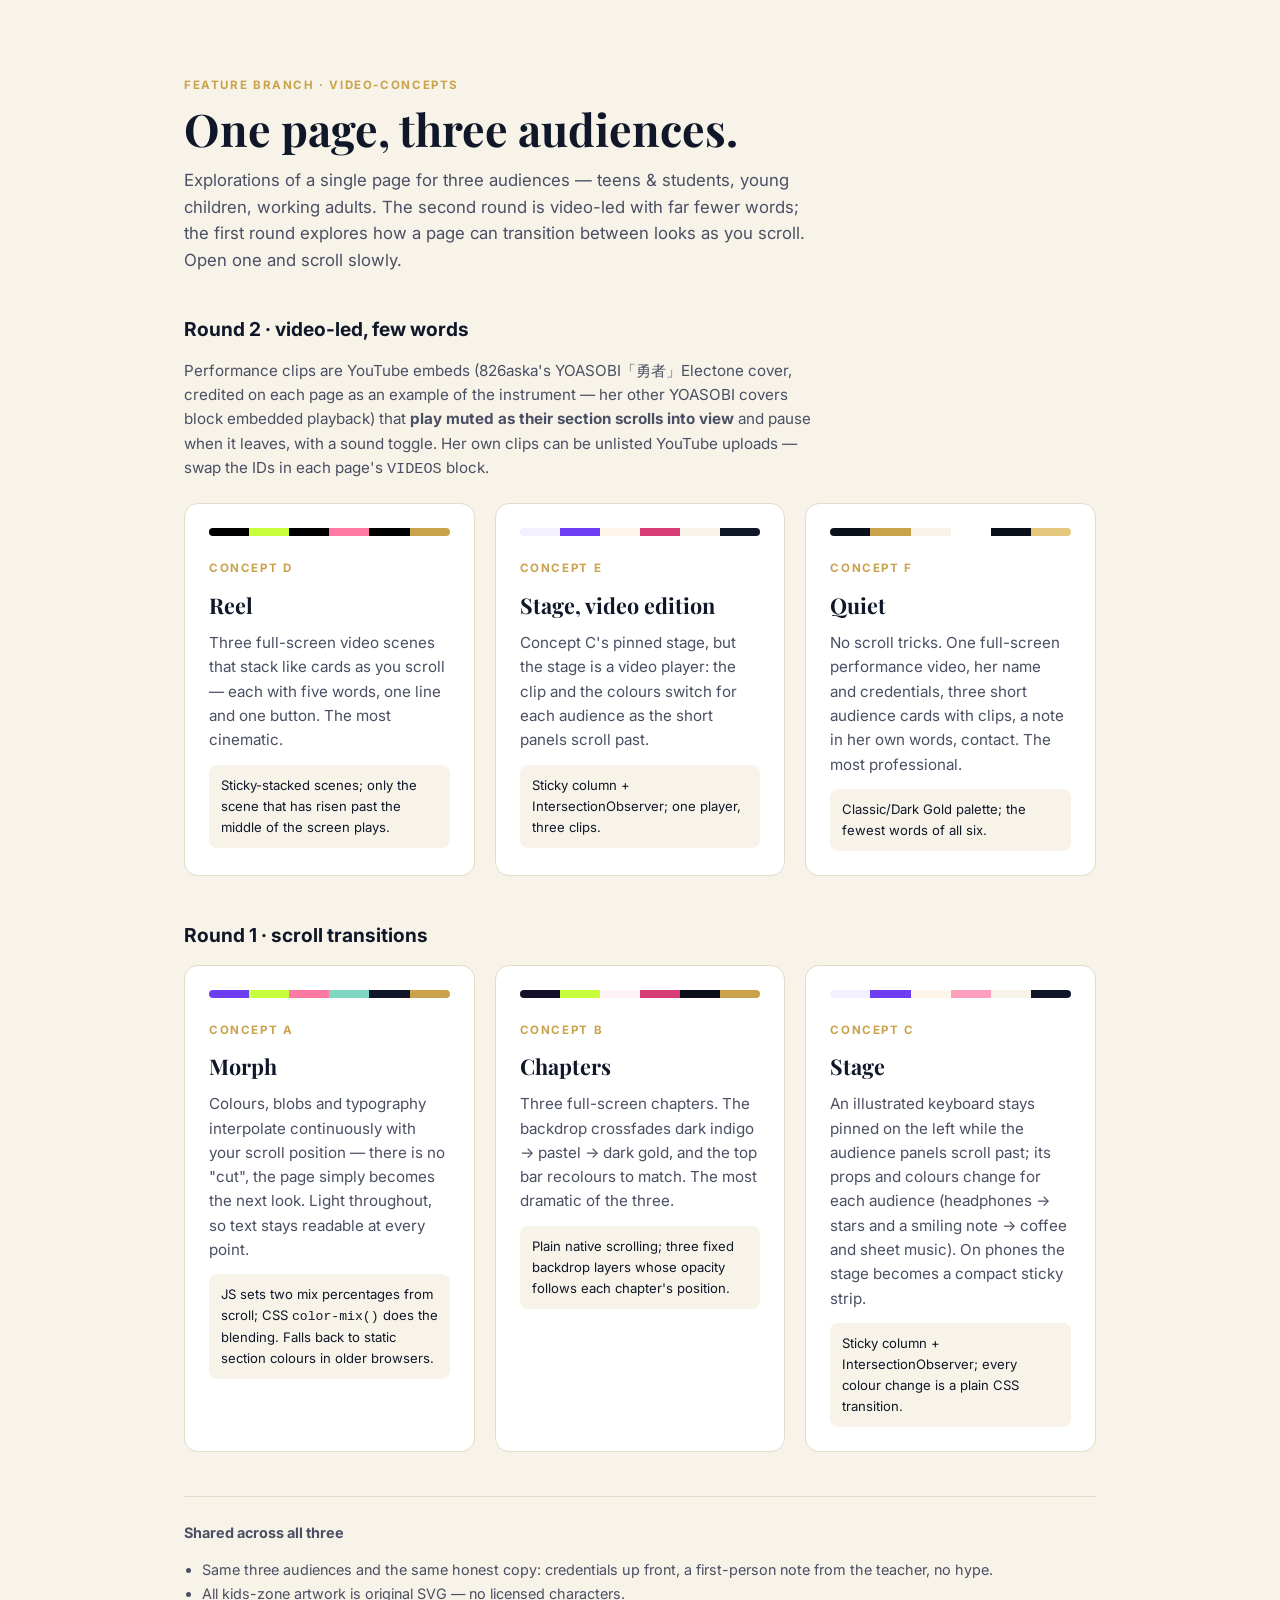
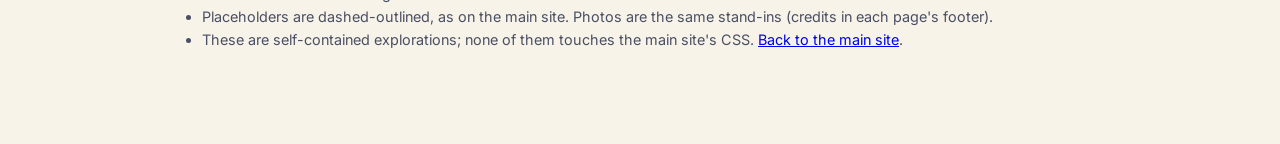
<file: concepts/index.html>
<!DOCTYPE html>
<html lang="en">
<head>
<meta charset="UTF-8">
<meta name="viewport" content="width=device-width, initial-scale=1.0">
<title>Scroll concepts — [Studio Name] Piano Studio</title>
<link rel="preconnect" href="https://fonts.googleapis.com">
<link href="https://fonts.googleapis.com/css2?family=Playfair+Display:wght@600;700&family=Inter:wght@400;500;600;700&display=swap" rel="stylesheet">
<style>
* { box-sizing: border-box; }
body { margin: 0; background: #f7f3e9; color: #0f1729; font-family: "Inter", system-ui, sans-serif; line-height: 1.6; -webkit-font-smoothing: antialiased; }
.container { max-width: 960px; margin: 0 auto; padding: 64px 24px 80px; }
h1 { font-family: "Playfair Display", Georgia, serif; font-size: clamp(2rem, 4vw, 2.8rem); margin: 0 0 .3em; line-height: 1.1; }
.lead { color: #4a4f63; max-width: 640px; margin: 0 0 40px; font-size: 1.05rem; }
.grid { display: grid; gap: 20px; grid-template-columns: repeat(auto-fit, minmax(260px, 1fr)); }
a.card { display: block; text-decoration: none; color: inherit; background: #fff; border: 1px solid #e4dcc8; border-radius: 14px; padding: 24px; transition: transform .18s, box-shadow .18s; }
a.card:hover { transform: translateY(-3px); box-shadow: 0 14px 34px rgba(15, 23, 41, .1); }
.tag { display: inline-block; font-size: .72rem; font-weight: 700; letter-spacing: .14em; text-transform: uppercase; color: #c9a24b; margin-bottom: 10px; }
.card h2 { font-family: "Playfair Display", Georgia, serif; font-size: 1.35rem; margin: 0 0 .4em; }
.card p { margin: 0 0 12px; color: #4a4f63; font-size: .95rem; }
.card .how { font-size: .82rem; color: #0f1729; background: #f7f3e9; border-radius: 8px; padding: 10px 12px; }
.strip { display: flex; height: 8px; border-radius: 999px; overflow: hidden; margin: 0 0 18px; }
.strip span { flex: 1; }
.notes { margin-top: 44px; padding-top: 24px; border-top: 1px solid #e4dcc8; color: #4a4f63; font-size: .9rem; }
.notes ul { padding-left: 18px; }
</style>
</head>
<body>
<div class="container">
  <p class="tag">Feature branch · video-concepts</p>
  <h1>One page, three audiences.</h1>
  <p class="lead">Explorations of a single page for three audiences — teens &amp; students, young children, working adults. The second round is video-led with far fewer words; the first round explores how a page can transition between looks as you scroll. Open one and scroll slowly.</p>

  <h2 style="font-size:1.2rem;margin:0 0 14px">Round 2 · video-led, few words</h2>
  <p class="lead" style="margin-bottom:22px;font-size:.95rem">Performance clips are YouTube embeds (826aska's YOASOBI「勇者」Electone cover, credited on each page as an example of the instrument — her other YOASOBI covers block embedded playback) that <strong>play muted as their section scrolls into view</strong> and pause when it leaves, with a sound toggle. Her own clips can be unlisted YouTube uploads — swap the IDs in each page's <code>VIDEOS</code> block.</p>
  <div class="grid" style="margin-bottom:44px">
    <a class="card" href="video-reel.html">
      <div class="strip"><span style="background:#000"></span><span style="background:#c8ff3d"></span><span style="background:#000"></span><span style="background:#ff7aa2"></span><span style="background:#000"></span><span style="background:#c9a24b"></span></div>
      <span class="tag">Concept D</span>
      <h2>Reel</h2>
      <p>Three full-screen video scenes that stack like cards as you scroll — each with five words, one line and one button. The most cinematic.</p>
      <div class="how">Sticky-stacked scenes; only the scene that has risen past the middle of the screen plays.</div>
    </a>
    <a class="card" href="video-stage.html">
      <div class="strip"><span style="background:#f3f1ff"></span><span style="background:#6d3df2"></span><span style="background:#fff5ea"></span><span style="background:#d93d75"></span><span style="background:#f7f3e9"></span><span style="background:#0f1729"></span></div>
      <span class="tag">Concept E</span>
      <h2>Stage, video edition</h2>
      <p>Concept C's pinned stage, but the stage is a video player: the clip and the colours switch for each audience as the short panels scroll past.</p>
      <div class="how">Sticky column + IntersectionObserver; one player, three clips.</div>
    </a>
    <a class="card" href="video-quiet.html">
      <div class="strip"><span style="background:#0b0f1a"></span><span style="background:#c9a24b"></span><span style="background:#f7f3e9"></span><span style="background:#fff"></span><span style="background:#0b0f1a"></span><span style="background:#e2c77d"></span></div>
      <span class="tag">Concept F</span>
      <h2>Quiet</h2>
      <p>No scroll tricks. One full-screen performance video, her name and credentials, three short audience cards with clips, a note in her own words, contact. The most professional.</p>
      <div class="how">Classic/Dark Gold palette; the fewest words of all six.</div>
    </a>
  </div>

  <h2 style="font-size:1.2rem;margin:0 0 14px">Round 1 · scroll transitions</h2>
  <div class="grid">
    <a class="card" href="scroll-morph.html">
      <div class="strip"><span style="background:#6d3df2"></span><span style="background:#c8ff3d"></span><span style="background:#ff7aa2"></span><span style="background:#7fd6c2"></span><span style="background:#0f1729"></span><span style="background:#c9a24b"></span></div>
      <span class="tag">Concept A</span>
      <h2>Morph</h2>
      <p>Colours, blobs and typography interpolate continuously with your scroll position — there is no "cut", the page simply becomes the next look. Light throughout, so text stays readable at every point.</p>
      <div class="how">JS sets two mix percentages from scroll; CSS <code>color-mix()</code> does the blending. Falls back to static section colours in older browsers.</div>
    </a>
    <a class="card" href="scroll-chapters.html">
      <div class="strip"><span style="background:#12102a"></span><span style="background:#c8ff3d"></span><span style="background:#fff3f7"></span><span style="background:#d93d75"></span><span style="background:#0b0f1a"></span><span style="background:#c9a24b"></span></div>
      <span class="tag">Concept B</span>
      <h2>Chapters</h2>
      <p>Three full-screen chapters. The backdrop crossfades dark indigo → pastel → dark gold, and the top bar recolours to match. The most dramatic of the three.</p>
      <div class="how">Plain native scrolling; three fixed backdrop layers whose opacity follows each chapter's position.</div>
    </a>
    <a class="card" href="scroll-stage.html">
      <div class="strip"><span style="background:#f3f1ff"></span><span style="background:#6d3df2"></span><span style="background:#fff5ea"></span><span style="background:#ff9fbd"></span><span style="background:#f7f3e9"></span><span style="background:#0f1729"></span></div>
      <span class="tag">Concept C</span>
      <h2>Stage</h2>
      <p>An illustrated keyboard stays pinned on the left while the audience panels scroll past; its props and colours change for each audience (headphones → stars and a smiling note → coffee and sheet music). On phones the stage becomes a compact sticky strip.</p>
      <div class="how">Sticky column + IntersectionObserver; every colour change is a plain CSS transition.</div>
    </a>
  </div>

  <div class="notes">
    <strong>Shared across all three</strong>
    <ul>
      <li>Same three audiences and the same honest copy: credentials up front, a first-person note from the teacher, no hype.</li>
      <li>All kids-zone artwork is original SVG — no licensed characters.</li>
      <li>Placeholders are dashed-outlined, as on the main site. Photos are the same stand-ins (credits in each page's footer).</li>
      <li>These are self-contained explorations; none of them touches the main site's CSS. <a href="../index.html">Back to the main site</a>.</li>
    </ul>
  </div>
</div>
</body>
</html>
</file>
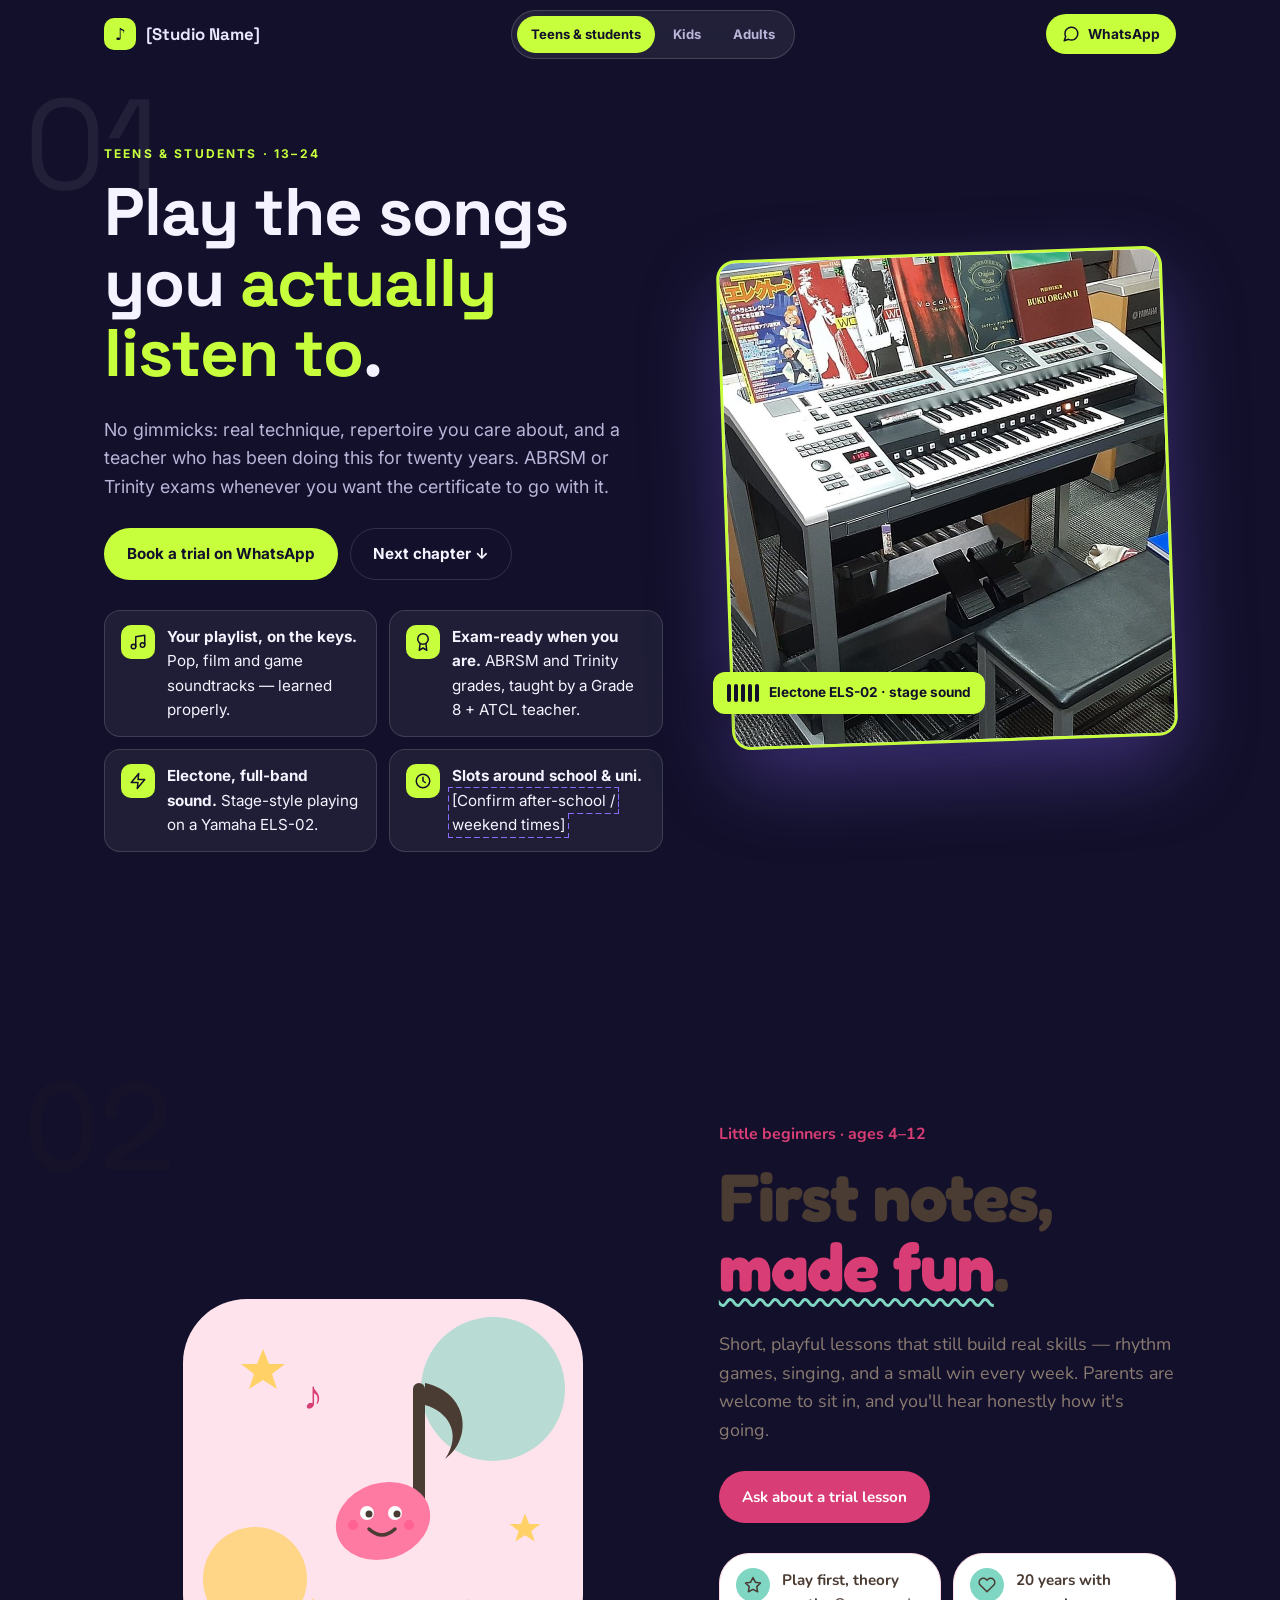
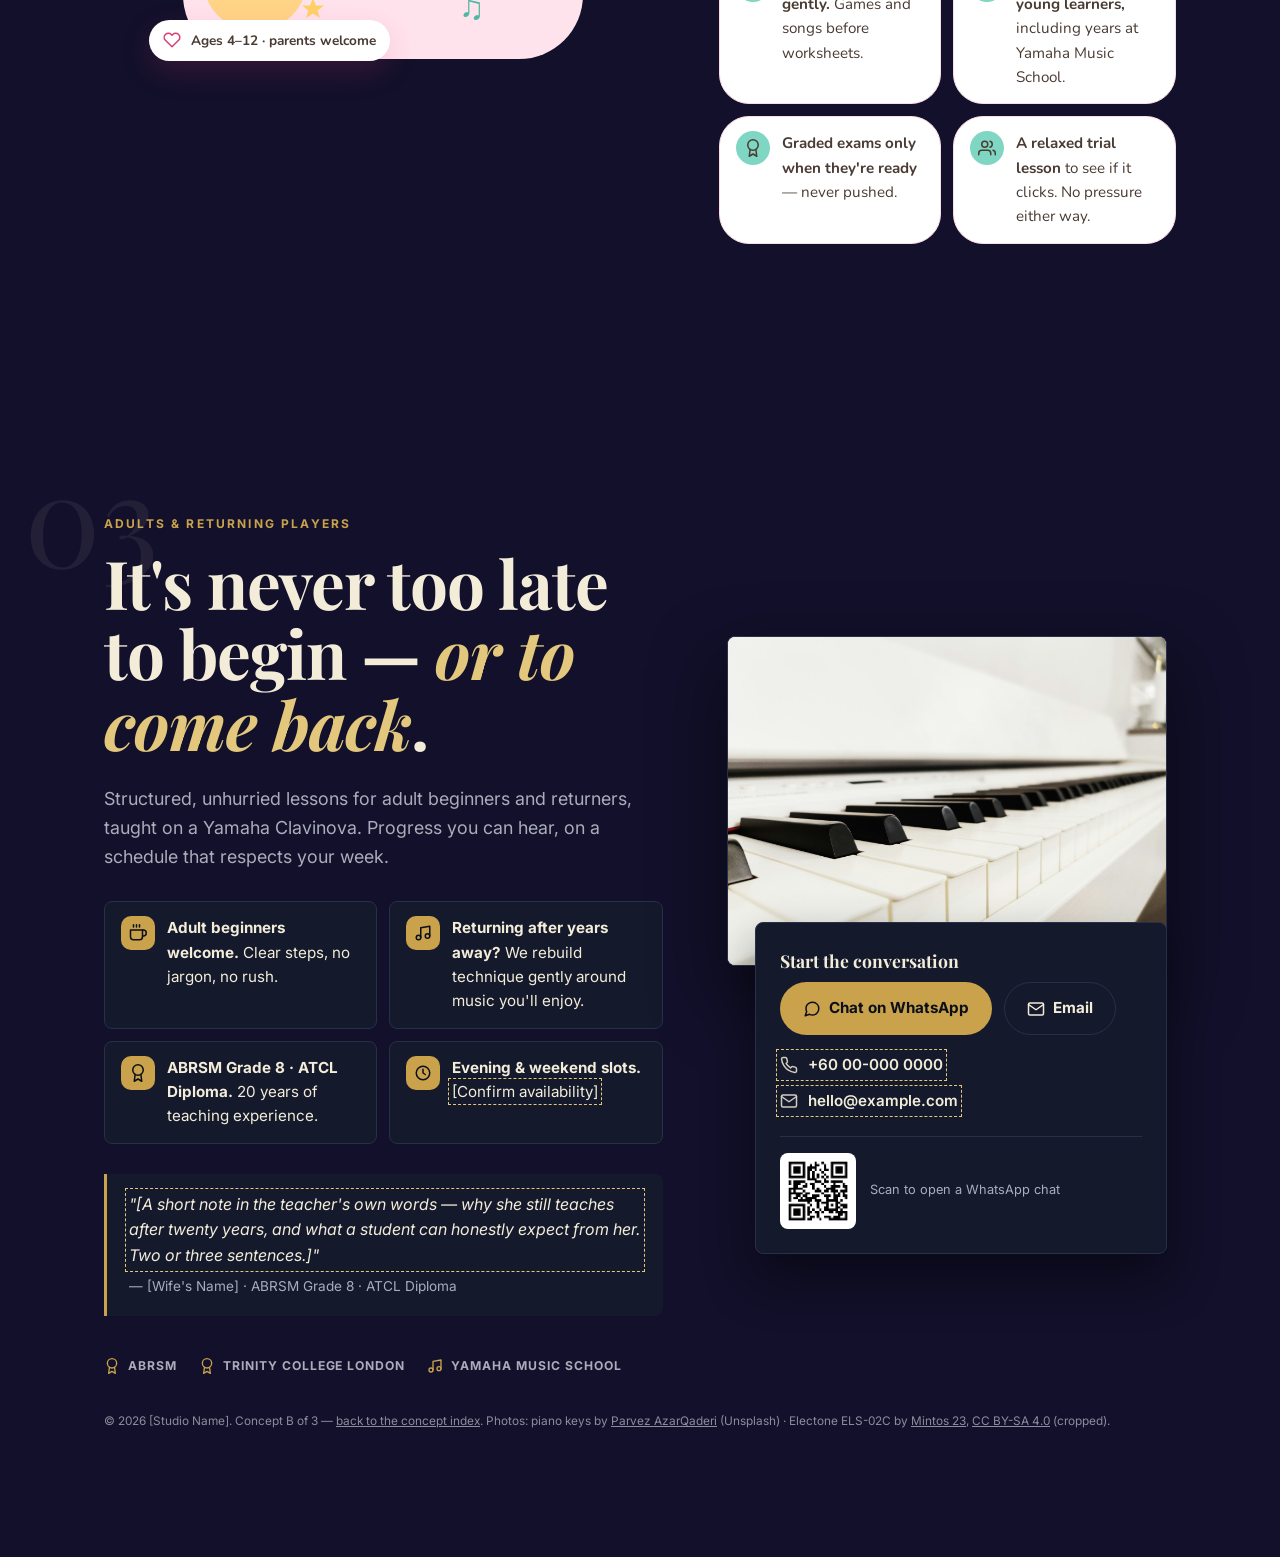
<file: concepts/scroll-chapters.html>
<!DOCTYPE html>
<html lang="en" data-zone="students">
<head>
<meta charset="UTF-8">
<meta name="viewport" content="width=device-width, initial-scale=1.0">
<title>Concept B · Chapters — [Studio Name] Piano Studio</title>
<meta name="description" content="Scroll concept B: three full-screen chapters — teens & students, young kids, working adults — with the backdrop crossfading between them.">
<link rel="preconnect" href="https://fonts.googleapis.com">
<link href="https://fonts.googleapis.com/css2?family=Space+Grotesk:wght@500;700&family=Fredoka:wght@500;700&family=Playfair+Display:ital,wght@0,600;0,700;1,600&family=Inter:wght@400;500;600;700&family=Nunito:wght@500;700&display=swap" rel="stylesheet">
<style>
:root { --font-body: "Inter", system-ui, sans-serif; }
* { box-sizing: border-box; }
html { scroll-behavior: smooth; }
body { margin: 0; background: #12102a; color: #fff; font-family: var(--font-body); line-height: 1.6; -webkit-font-smoothing: antialiased; }
img { max-width: 100%; display: block; }
a { color: inherit; }
.container { max-width: 1120px; margin: 0 auto; padding: 0 24px; width: 100%; }

/* ---------- crossfading backdrops (opacity set by JS) ---------- */
.bg { position: fixed; inset: 0; z-index: -1; }
.bg > div { position: absolute; inset: 0; opacity: 0; will-change: opacity; transform: translateZ(0); }
.bg-students { opacity: 1; background: radial-gradient(60vw 55vh at 82% 12%, rgba(139, 108, 255, .38), transparent 65%), radial-gradient(42vw 42vh at 8% 92%, rgba(200, 255, 61, .16), transparent 65%), #12102a; }
.bg-kids { background: radial-gradient(52vw 52vh at 86% 18%, rgba(127, 214, 194, .5), transparent 65%), radial-gradient(46vw 46vh at 8% 86%, rgba(255, 122, 162, .38), transparent 65%), #fff3f7; }
.bg-adults { background: radial-gradient(60vw 50vh at 85% 18%, rgba(201, 162, 75, .22), transparent 65%), radial-gradient(48vw 42vh at 8% 92%, rgba(58, 16, 36, .7), transparent 65%), #0b0f1a; }

/* ---------- chrome colours follow the dominant chapter ---------- */
html[data-zone="students"] { --chrome-ink: #e9e6ff; --chrome-dim: #b9b4d8; --chrome-bg: rgba(255, 255, 255, .07); --chrome-border: rgba(255, 255, 255, .16); --chrome-active: #c8ff3d; --chrome-active-ink: #12102a; --brand-font: "Space Grotesk", system-ui, sans-serif; }
html[data-zone="kids"]     { --chrome-ink: #4a3b33; --chrome-dim: #8a7a70; --chrome-bg: rgba(255, 255, 255, .8);  --chrome-border: #ffd9e4;                 --chrome-active: #d93d75; --chrome-active-ink: #fff;    --brand-font: "Fredoka", system-ui, sans-serif; }
html[data-zone="adults"]   { --chrome-ink: #f3ecd9; --chrome-dim: #a9adbb; --chrome-bg: rgba(20, 26, 44, .72);    --chrome-border: #283048;                 --chrome-active: #c9a24b; --chrome-active-ink: #0b0f1a; --brand-font: "Playfair Display", Georgia, serif; }

.topbar { position: fixed; top: 0; left: 0; right: 0; z-index: 50; pointer-events: none; }
.topbar-inner { display: flex; align-items: center; justify-content: space-between; height: 68px; gap: 12px; }
.topbar a { pointer-events: auto; }
.brand { display: inline-flex; align-items: center; gap: 10px; font-family: var(--brand-font); font-weight: 700; font-size: 1.05rem; color: var(--chrome-ink); text-decoration: none; transition: color .4s; }
.brand-mark { width: 32px; height: 32px; border-radius: 10px; background: var(--chrome-active); color: var(--chrome-active-ink); display: grid; place-items: center; font-family: var(--font-body); transition: background .4s, color .4s; }
.tabs { display: flex; gap: 4px; padding: 5px; border-radius: 999px; background: var(--chrome-bg); border: 1px solid var(--chrome-border); backdrop-filter: blur(12px); -webkit-backdrop-filter: blur(12px); transition: background .4s, border-color .4s; pointer-events: auto; }
.tabs a { padding: 8px 14px; border-radius: 999px; font-size: .82rem; font-weight: 700; text-decoration: none; color: var(--chrome-dim); transition: background .3s, color .3s; white-space: nowrap; }
html[data-zone="students"] .tabs a[data-t="students"],
html[data-zone="kids"]     .tabs a[data-t="kids"],
html[data-zone="adults"]   .tabs a[data-t="adults"] { background: var(--chrome-active); color: var(--chrome-active-ink); }
.wa { display: inline-flex; align-items: center; gap: 8px; padding: 9px 16px; border-radius: 999px; font-weight: 700; font-size: .86rem; text-decoration: none; background: var(--chrome-active); color: var(--chrome-active-ink); transition: background .4s, color .4s; }
.wa svg { width: 18px; height: 18px; }
@media (max-width: 760px) {
  .topbar-inner { height: 60px; }
  .brand .txt { display: none; }
  .wa .txt { display: none; }
  .wa { padding: 9px 11px; }
  .tabs a { padding: 7px 10px; font-size: .76rem; }
}

/* ---------- chapters ---------- */
.chapter { position: relative; min-height: 100vh; min-height: 100svh; display: flex; align-items: center; padding: 16vh 0 14vh; color: var(--ink); font-family: var(--font-body); }
.ch-students { --ink: #f5f3ff; --dim: #b9b4d8; --accent: #c8ff3d; --accent-ink: #12102a; --accent-2: #8b6cff; --surface: rgba(255, 255, 255, .06); --border: rgba(255, 255, 255, .14); --font-head: "Space Grotesk", system-ui, sans-serif; --radius: 16px; }
.ch-kids     { --ink: #4a3b33; --dim: #8a7a70; --accent: #d93d75; --accent-ink: #fff;    --accent-2: #7fd6c2; --surface: #fff;                      --border: #ffd9e4;                  --font-head: "Fredoka", system-ui, sans-serif; --font-body: "Nunito", system-ui, sans-serif; --radius: 30px; }
.ch-adults   { --ink: #f3ecd9; --dim: #a9adbb; --accent: #c9a24b; --accent-ink: #0b0f1a; --accent-2: #e2c77d; --surface: #141a2c;                   --border: #283048;                  --font-head: "Playfair Display", Georgia, serif; --radius: 8px; }

.ch-num { position: absolute; top: 9vh; left: 24px; font-family: var(--font-head); font-size: clamp(3.5rem, 11vw, 8rem); line-height: 1; opacity: .07; pointer-events: none; user-select: none; }
.ch-label { font-size: .75rem; letter-spacing: .18em; text-transform: uppercase; font-weight: 700; color: var(--accent); margin: 0 0 14px; }
.ch-kids .ch-label { text-transform: none; letter-spacing: 0; font-size: 1rem; }
.chapter h1 { font-family: var(--font-head); font-size: clamp(2.3rem, 5.4vw, 4.2rem); line-height: 1.05; margin: 0 0 .4em; letter-spacing: -.015em; }
.chapter h3 { font-family: var(--font-head); font-size: 1.1rem; margin: 0 0 .4em; }
.lead { font-size: 1.12rem; color: var(--dim); max-width: 540px; margin: 0 0 26px; }
mark { background: none; color: inherit; }
.ch-students mark { color: var(--accent); }
.ch-kids mark { color: var(--accent); text-decoration: underline wavy var(--accent-2); text-decoration-thickness: 3px; text-underline-offset: 7px; }
.ch-adults mark { font-style: italic; color: var(--accent-2); }

.grid { display: grid; grid-template-columns: 1.1fr .9fr; gap: 56px; align-items: center; }
@media (max-width: 860px) { .grid { grid-template-columns: 1fr; gap: 40px; } }

.btn { display: inline-flex; align-items: center; gap: 8px; padding: 13px 22px; border-radius: 999px; font-weight: 700; font-size: .95rem; text-decoration: none; border: 1.5px solid transparent; transition: transform .15s; }
.btn:hover { transform: translateY(-1px); }
.btn-primary { background: var(--accent); color: var(--accent-ink); }
.btn-ghost { border-color: var(--border); color: var(--ink); }
.btn svg { width: 18px; height: 18px; }
.btn-row { display: flex; gap: 12px; flex-wrap: wrap; }

.points { list-style: none; padding: 0; margin: 30px 0 0; display: grid; gap: 12px; grid-template-columns: 1fr 1fr; }
@media (max-width: 560px) { .points { grid-template-columns: 1fr; } }
.points li { display: flex; gap: 12px; align-items: flex-start; padding: 14px 16px; background: var(--surface); border: 1px solid var(--border); border-radius: var(--radius); font-size: .95rem; }
.points .ic { flex: none; width: 34px; height: 34px; border-radius: 10px; display: grid; place-items: center; background: var(--accent); color: var(--accent-ink); }
.ch-kids .points .ic { border-radius: 50%; background: var(--accent-2); color: #4a3b33; }
.points svg { width: 18px; height: 18px; }

.note { margin: 30px 0 0; padding: 18px 22px; border-left: 3px solid var(--accent); background: var(--surface); border-radius: 0 var(--radius) var(--radius) 0; font-style: italic; }
.note p { margin: 0; }
.note footer { font-style: normal; font-size: .85rem; color: var(--dim); margin-top: 8px; }

.visual { position: relative; justify-self: center; width: 100%; max-width: 440px; }
.photo-card { border-radius: var(--radius); overflow: hidden; background: #fff; }
.photo-card img { width: 100%; aspect-ratio: 4 / 4.4; object-fit: cover; }
.ch-students .photo-card { box-shadow: 0 0 0 3px var(--accent), 0 30px 80px rgba(139, 108, 255, .35); transform: rotate(-2deg); }
.ch-adults .photo-card { box-shadow: 0 30px 70px rgba(0, 0, 0, .5); border: 1px solid var(--border); }
.ch-adults .photo-card img { aspect-ratio: 4 / 3; }
.chip { position: absolute; left: -14px; bottom: 26px; padding: 10px 14px; border-radius: 12px; font-size: .85rem; font-weight: 700; display: flex; gap: 10px; align-items: center; box-shadow: 0 10px 30px rgba(0, 0, 0, .25); background: var(--accent); color: var(--accent-ink); }
.ch-kids .chip { background: #fff; color: #4a3b33; border-radius: 999px; box-shadow: 0 10px 30px rgba(217, 61, 117, .18); }
@media (max-width: 480px) { .chip { left: 8px; bottom: 12px; } }
.kids-scene { width: 100%; height: auto; }

.eq { display: flex; gap: 3px; align-items: flex-end; height: 18px; }
.eq span { width: 4px; height: 100%; background: currentColor; border-radius: 2px; transform-origin: bottom; animation: eq .9s ease-in-out infinite alternate; }
.eq span:nth-child(2) { animation-delay: -.3s; } .eq span:nth-child(3) { animation-delay: -.6s; } .eq span:nth-child(4) { animation-delay: -.15s; } .eq span:nth-child(5) { animation-delay: -.45s; }
@keyframes eq { from { transform: scaleY(.25); } to { transform: scaleY(1); } }
@media (prefers-reduced-motion: reduce) { .eq span { animation: none; transform: scaleY(.7); } html { scroll-behavior: auto; } }

.contact-card { margin: -44px 0 0 28px; position: relative; background: var(--surface); border: 1px solid var(--border); border-radius: var(--radius); padding: 24px; box-shadow: 0 24px 50px rgba(0, 0, 0, .45); }
@media (max-width: 480px) { .contact-card { margin-left: 12px; } }
.contact-list { list-style: none; padding: 0; margin: 18px 0 0; display: grid; gap: 8px; font-weight: 600; font-size: .95rem; }
.contact-list a { text-decoration: none; display: inline-flex; gap: 10px; align-items: center; }
.contact-list svg { width: 18px; height: 18px; opacity: .85; }
.qr { display: flex; gap: 14px; align-items: center; margin-top: 18px; padding-top: 16px; border-top: 1px solid var(--border); font-size: .8rem; color: var(--dim); }
.qr img { width: 76px; height: 76px; background: #fff; padding: 4px; border-radius: 8px; }

.creds { margin-top: 40px; display: flex; gap: 22px; flex-wrap: wrap; font-size: .76rem; font-weight: 700; letter-spacing: .08em; text-transform: uppercase; color: var(--dim); }
.creds span { display: inline-flex; align-items: center; gap: 8px; }
.creds svg { width: 16px; height: 16px; color: var(--accent); }
.credits { margin: 36px 0 0; font-size: .74rem; color: var(--dim); opacity: .8; }

.placeholder { outline: 1.5px dashed var(--accent-2); outline-offset: 3px; }
</style>
</head>
<body>

<svg width="0" height="0" style="position:absolute" aria-hidden="true">
  <defs>
    <symbol id="i-music" viewBox="0 0 24 24" fill="none" stroke="currentColor" stroke-width="2" stroke-linecap="round" stroke-linejoin="round"><path d="M9 18V5l12-2v13"/><circle cx="6" cy="18" r="3"/><circle cx="18" cy="16" r="3"/></symbol>
    <symbol id="i-award" viewBox="0 0 24 24" fill="none" stroke="currentColor" stroke-width="2" stroke-linecap="round" stroke-linejoin="round"><circle cx="12" cy="8" r="7"/><polyline points="8.21 13.89 7 23 12 20 17 23 15.79 13.88"/></symbol>
    <symbol id="i-clock" viewBox="0 0 24 24" fill="none" stroke="currentColor" stroke-width="2" stroke-linecap="round" stroke-linejoin="round"><circle cx="12" cy="12" r="9"/><path d="M12 7v5l3 2"/></symbol>
    <symbol id="i-zap" viewBox="0 0 24 24" fill="none" stroke="currentColor" stroke-width="2" stroke-linecap="round" stroke-linejoin="round"><polygon points="13 2 3 14 12 14 11 22 21 10 12 10 13 2"/></symbol>
    <symbol id="i-heart" viewBox="0 0 24 24" fill="none" stroke="currentColor" stroke-width="2" stroke-linecap="round" stroke-linejoin="round"><path d="M20.8 4.6a5.5 5.5 0 0 0-7.8 0L12 5.7l-1-1.1a5.5 5.5 0 0 0-7.8 7.8l1 1L12 21l7.8-7.6 1-1a5.5 5.5 0 0 0 0-7.8z"/></symbol>
    <symbol id="i-star" viewBox="0 0 24 24" fill="none" stroke="currentColor" stroke-width="2" stroke-linecap="round" stroke-linejoin="round"><polygon points="12 2 15.09 8.26 22 9.27 17 14.14 18.18 21.02 12 17.77 5.82 21.02 7 14.14 2 9.27 8.91 8.26 12 2"/></symbol>
    <symbol id="i-users" viewBox="0 0 24 24" fill="none" stroke="currentColor" stroke-width="2" stroke-linecap="round" stroke-linejoin="round"><path d="M17 21v-2a4 4 0 0 0-4-4H5a4 4 0 0 0-4 4v2"/><circle cx="9" cy="7" r="4"/><path d="M23 21v-2a4 4 0 0 0-3-3.87"/><path d="M16 3.13a4 4 0 0 1 0 7.75"/></symbol>
    <symbol id="i-coffee" viewBox="0 0 24 24" fill="none" stroke="currentColor" stroke-width="2" stroke-linecap="round" stroke-linejoin="round"><path d="M18 8h1a4 4 0 0 1 0 8h-1"/><path d="M2 8h16v9a4 4 0 0 1-4 4H6a4 4 0 0 1-4-4V8z"/><line x1="6" y1="1" x2="6" y2="4"/><line x1="10" y1="1" x2="10" y2="4"/><line x1="14" y1="1" x2="14" y2="4"/></symbol>
    <symbol id="i-chat" viewBox="0 0 24 24" fill="none" stroke="currentColor" stroke-width="2" stroke-linecap="round" stroke-linejoin="round"><path d="M21 11.5a8.38 8.38 0 0 1-.9 3.8 8.5 8.5 0 0 1-7.6 4.7 8.38 8.38 0 0 1-3.8-.9L3 21l1.9-5.7a8.38 8.38 0 0 1-.9-3.8 8.5 8.5 0 0 1 4.7-7.6 8.38 8.38 0 0 1 3.8-.9h.5a8.48 8.48 0 0 1 8 8v.5z"/></symbol>
    <symbol id="i-mail" viewBox="0 0 24 24" fill="none" stroke="currentColor" stroke-width="2" stroke-linecap="round" stroke-linejoin="round"><path d="M4 4h16c1.1 0 2 .9 2 2v12c0 1.1-.9 2-2 2H4c-1.1 0-2-.9-2-2V6c0-1.1.9-2 2-2z"/><polyline points="22,6 12,13 2,6"/></symbol>
    <symbol id="i-phone" viewBox="0 0 24 24" fill="none" stroke="currentColor" stroke-width="2" stroke-linecap="round" stroke-linejoin="round"><path d="M22 16.92v3a2 2 0 0 1-2.18 2 19.79 19.79 0 0 1-8.63-3.07 19.5 19.5 0 0 1-6-6 19.79 19.79 0 0 1-3.07-8.67A2 2 0 0 1 4.11 2h3a2 2 0 0 1 2 1.72 12.84 12.84 0 0 0 .7 2.81 2 2 0 0 1-.45 2.11L8.09 9.91a16 16 0 0 0 6 6l1.27-1.27a2 2 0 0 1 2.11-.45 12.84 12.84 0 0 0 2.81.7A2 2 0 0 1 22 16.92z"/></symbol>
  </defs>
</svg>

<div class="bg" aria-hidden="true">
  <div class="bg-students"></div>
  <div class="bg-kids"></div>
  <div class="bg-adults"></div>
</div>

<header class="topbar">
  <div class="container topbar-inner">
    <a class="brand" href="#students"><span class="brand-mark">♪</span><span class="txt">[Studio Name]</span></a>
    <nav class="tabs" aria-label="Audience">
      <a href="#students" data-t="students">Teens &amp; students</a>
      <a href="#kids" data-t="kids">Kids</a>
      <a href="#adults" data-t="adults">Adults</a>
    </nav>
    <a class="wa" href="https://wa.me/60000000000" target="_blank" rel="noopener"><svg><use href="#i-chat"/></svg><span class="txt">WhatsApp</span></a>
  </div>
</header>

<!-- 01 · teens & students -->
<section class="chapter ch-students" id="students" data-zone="students">
  <div class="ch-num" aria-hidden="true">01</div>
  <div class="container grid">
    <div>
      <p class="ch-label">Teens &amp; students · 13–24</p>
      <h1>Play the songs you <mark>actually listen to</mark>.</h1>
      <p class="lead">No gimmicks: real technique, repertoire you care about, and a teacher who has been doing this for twenty years. ABRSM or Trinity exams whenever you want the certificate to go with it.</p>
      <div class="btn-row">
        <a class="btn btn-primary" href="https://wa.me/60000000000" target="_blank" rel="noopener">Book a trial on WhatsApp</a>
        <a class="btn btn-ghost" href="#kids">Next chapter ↓</a>
      </div>
      <ul class="points">
        <li><span class="ic"><svg><use href="#i-music"/></svg></span><span><strong>Your playlist, on the keys.</strong> Pop, film and game soundtracks — learned properly.</span></li>
        <li><span class="ic"><svg><use href="#i-award"/></svg></span><span><strong>Exam-ready when you are.</strong> ABRSM and Trinity grades, taught by a Grade 8 + ATCL teacher.</span></li>
        <li><span class="ic"><svg><use href="#i-zap"/></svg></span><span><strong>Electone, full-band sound.</strong> Stage-style playing on a Yamaha ELS-02.</span></li>
        <li><span class="ic"><svg><use href="#i-clock"/></svg></span><span><strong>Slots around school &amp; uni.</strong> <span class="placeholder">[Confirm after-school / weekend times]</span></span></li>
      </ul>
    </div>
    <div class="visual">
      <div class="photo-card"><img src="../assets/images/electone.jpg" alt="Yamaha Electone ELS-02"></div>
      <div class="chip"><span class="eq"><span></span><span></span><span></span><span></span><span></span></span>Electone ELS-02 · stage sound</div>
    </div>
  </div>
</section>

<!-- 02 · young kids -->
<section class="chapter ch-kids" id="kids" data-zone="kids">
  <div class="ch-num" aria-hidden="true">02</div>
  <div class="container grid">
    <div class="visual">
      <svg class="kids-scene" viewBox="0 0 440 400" role="img" aria-label="A smiling music note surrounded by stars">
        <rect x="20" y="20" width="400" height="360" rx="64" fill="#ffe3ec"/>
        <circle cx="330" cy="110" r="72" fill="#7fd6c2" opacity=".55"/>
        <circle cx="92" cy="300" r="52" fill="#ffd166" opacity=".75"/>
        <g fill="#ffd166">
          <path d="M0,-22 L6,-7 L22,-7 L9,3 L14,18 L0,9 L-14,18 L-9,3 L-22,-7 L-6,-7 Z" transform="translate(100 92)"/>
          <path d="M0,-22 L6,-7 L22,-7 L9,3 L14,18 L0,9 L-14,18 L-9,3 L-22,-7 L-6,-7 Z" transform="translate(362 250) scale(.7)"/>
          <path d="M0,-22 L6,-7 L22,-7 L9,3 L14,18 L0,9 L-14,18 L-9,3 L-22,-7 L-6,-7 Z" transform="translate(150 330) scale(.5)"/>
        </g>
        <g transform="translate(210 232)">
          <rect x="40" y="-128" width="12" height="138" rx="6" fill="#4a3b33"/>
          <path d="M52,-128 C96,-118 100,-72 72,-52 C90,-78 74,-100 52,-106 Z" fill="#4a3b33"/>
          <ellipse cx="10" cy="10" rx="48" ry="38" fill="#ff7aa2" transform="rotate(-18 10 10)"/>
          <circle cx="-6" cy="2" r="7" fill="#fff"/><circle cx="-4" cy="3" r="3.5" fill="#4a3b33"/>
          <circle cx="22" cy="2" r="7" fill="#fff"/><circle cx="24" cy="3" r="3.5" fill="#4a3b33"/>
          <path d="M-4,18 Q9,30 22,18" stroke="#4a3b33" stroke-width="3.5" fill="none" stroke-linecap="round"/>
          <circle cx="-20" cy="14" r="5" fill="#ff4f86" opacity=".55"/><circle cx="36" cy="14" r="5" fill="#ff4f86" opacity=".55"/>
        </g>
        <text x="140" y="130" font-size="40" fill="#d93d75" font-family="Georgia, serif">♪</text>
        <text x="296" y="340" font-size="34" fill="#4fb8a2" font-family="Georgia, serif">♫</text>
      </svg>
      <div class="chip"><svg width="18" height="18" style="color:#d93d75"><use href="#i-heart"/></svg>Ages 4–12 · parents welcome</div>
    </div>
    <div>
      <p class="ch-label">Little beginners · ages 4–12</p>
      <h1>First notes, <mark>made fun</mark>.</h1>
      <p class="lead">Short, playful lessons that still build real skills — rhythm games, singing, and a small win every week. Parents are welcome to sit in, and you'll hear honestly how it's going.</p>
      <div class="btn-row">
        <a class="btn btn-primary" href="https://wa.me/60000000000" target="_blank" rel="noopener">Ask about a trial lesson</a>
      </div>
      <ul class="points">
        <li><span class="ic"><svg><use href="#i-star"/></svg></span><span><strong>Play first, theory gently.</strong> Games and songs before worksheets.</span></li>
        <li><span class="ic"><svg><use href="#i-heart"/></svg></span><span><strong>20 years with young learners,</strong> including years at Yamaha Music School.</span></li>
        <li><span class="ic"><svg><use href="#i-award"/></svg></span><span><strong>Graded exams only when they're ready</strong> — never pushed.</span></li>
        <li><span class="ic"><svg><use href="#i-users"/></svg></span><span><strong>A relaxed trial lesson</strong> to see if it clicks. No pressure either way.</span></li>
      </ul>
    </div>
  </div>
</section>

<!-- 03 · working adults -->
<section class="chapter ch-adults" id="adults" data-zone="adults">
  <div class="ch-num" aria-hidden="true">03</div>
  <div class="container">
    <div class="grid">
      <div>
        <p class="ch-label">Adults &amp; returning players</p>
        <h1>It's never too late to begin — <mark>or to come back</mark>.</h1>
        <p class="lead">Structured, unhurried lessons for adult beginners and returners, taught on a Yamaha Clavinova. Progress you can hear, on a schedule that respects your week.</p>
        <ul class="points">
          <li><span class="ic"><svg><use href="#i-coffee"/></svg></span><span><strong>Adult beginners welcome.</strong> Clear steps, no jargon, no rush.</span></li>
          <li><span class="ic"><svg><use href="#i-music"/></svg></span><span><strong>Returning after years away?</strong> We rebuild technique gently around music you'll enjoy.</span></li>
          <li><span class="ic"><svg><use href="#i-award"/></svg></span><span><strong>ABRSM Grade 8 · ATCL Diploma.</strong> 20 years of teaching experience.</span></li>
          <li><span class="ic"><svg><use href="#i-clock"/></svg></span><span><strong>Evening &amp; weekend slots.</strong> <span class="placeholder">[Confirm availability]</span></span></li>
        </ul>
        <blockquote class="note">
          <p class="placeholder">"[A short note in the teacher's own words — why she still teaches after twenty years, and what a student can honestly expect from her. Two or three sentences.]"</p>
          <footer>— [Wife's Name] · ABRSM Grade 8 · ATCL Diploma</footer>
        </blockquote>
        <div class="creds">
          <span><svg><use href="#i-award"/></svg>ABRSM</span>
          <span><svg><use href="#i-award"/></svg>Trinity College London</span>
          <span><svg><use href="#i-music"/></svg>Yamaha Music School</span>
        </div>
      </div>
      <div class="visual">
        <div class="photo-card"><img src="../assets/images/clavinova.jpg" alt="White Yamaha Clavinova CLP digital piano, close up"></div>
        <div class="contact-card" id="contact">
          <h3>Start the conversation</h3>
          <div class="btn-row">
            <a class="btn btn-primary" href="https://wa.me/60000000000" target="_blank" rel="noopener"><svg><use href="#i-chat"/></svg>Chat on WhatsApp</a>
            <a class="btn btn-ghost" href="mailto:hello@example.com"><svg><use href="#i-mail"/></svg>Email</a>
          </div>
          <ul class="contact-list">
            <li><a class="placeholder" href="tel:+60000000000"><svg><use href="#i-phone"/></svg>+60 00-000 0000</a></li>
            <li><a class="placeholder" href="mailto:hello@example.com"><svg><use href="#i-mail"/></svg>hello@example.com</a></li>
          </ul>
          <div class="qr"><img src="../assets/qr/whatsapp-qr.png" alt="Scan to WhatsApp" onerror="this.style.opacity=0.3"><span>Scan to open a WhatsApp chat</span></div>
        </div>
      </div>
    </div>
    <p class="credits">© <span id="year"></span> [Studio Name]. Concept B of 3 — <a href="index.html">back to the concept index</a>. Photos: piano keys by <a href="https://unsplash.com/photos/jqvpD7xwLns" target="_blank" rel="noopener">Parvez AzarQaderi</a> (Unsplash) · Electone ELS-02C by <a href="https://commons.wikimedia.org/wiki/File:ELS-02C_Stagea_(2014).jpg" target="_blank" rel="noopener">Mintos 23</a>, <a href="https://creativecommons.org/licenses/by-sa/4.0/" target="_blank" rel="noopener">CC BY-SA 4.0</a> (cropped).</p>
  </div>
</section>

<script>
  document.getElementById('year').textContent = new Date().getFullYear();

  var root = document.documentElement;
  var chapters = Array.prototype.slice.call(document.querySelectorAll('.chapter'));
  var layers = chapters.map(function (c) { return document.querySelector('.bg-' + c.dataset.zone); });
  var ticking = false;

  function smooth(x) { x = Math.min(1, Math.max(0, x)); return x * x * (3 - 2 * x); }

  // Each backdrop fades in over the previous one as its chapter's top travels from 75% to 35% of the
  // viewport — a short window, so light-on-dark and dark-on-light text rarely share a mid-tone backdrop.
  function update() {
    ticking = false;
    var vh = window.innerHeight;
    var zone = chapters[0].dataset.zone;
    for (var i = 1; i < chapters.length; i++) {
      var top = chapters[i].getBoundingClientRect().top;
      var t = smooth((0.75 * vh - top) / (0.4 * vh));
      layers[i].style.opacity = t;
      if (t > 0.5) zone = chapters[i].dataset.zone;
    }
    if (root.dataset.zone !== zone) root.dataset.zone = zone;
  }

  function onScroll() { if (!ticking) { ticking = true; requestAnimationFrame(update); } }
  window.addEventListener('scroll', onScroll, { passive: true });
  window.addEventListener('resize', onScroll);
  update();
</script>

</body>
</html>
</file>
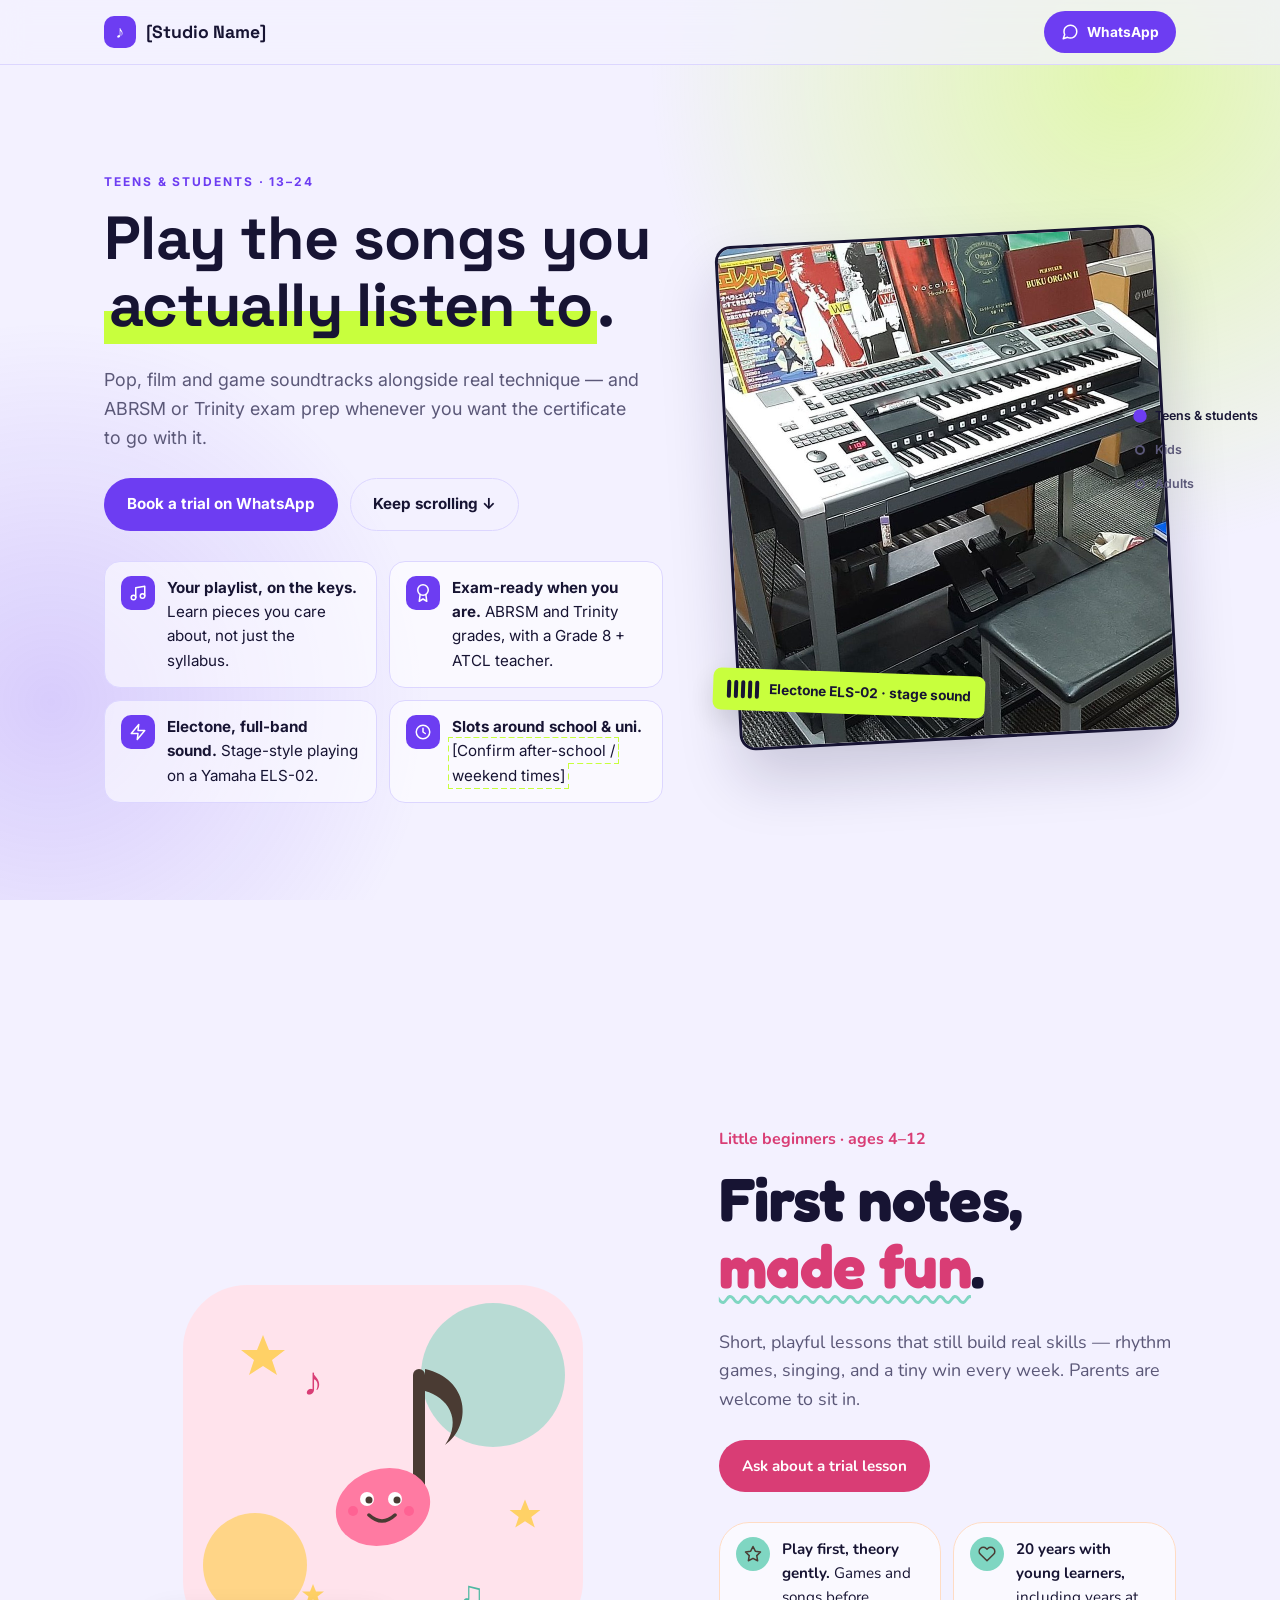
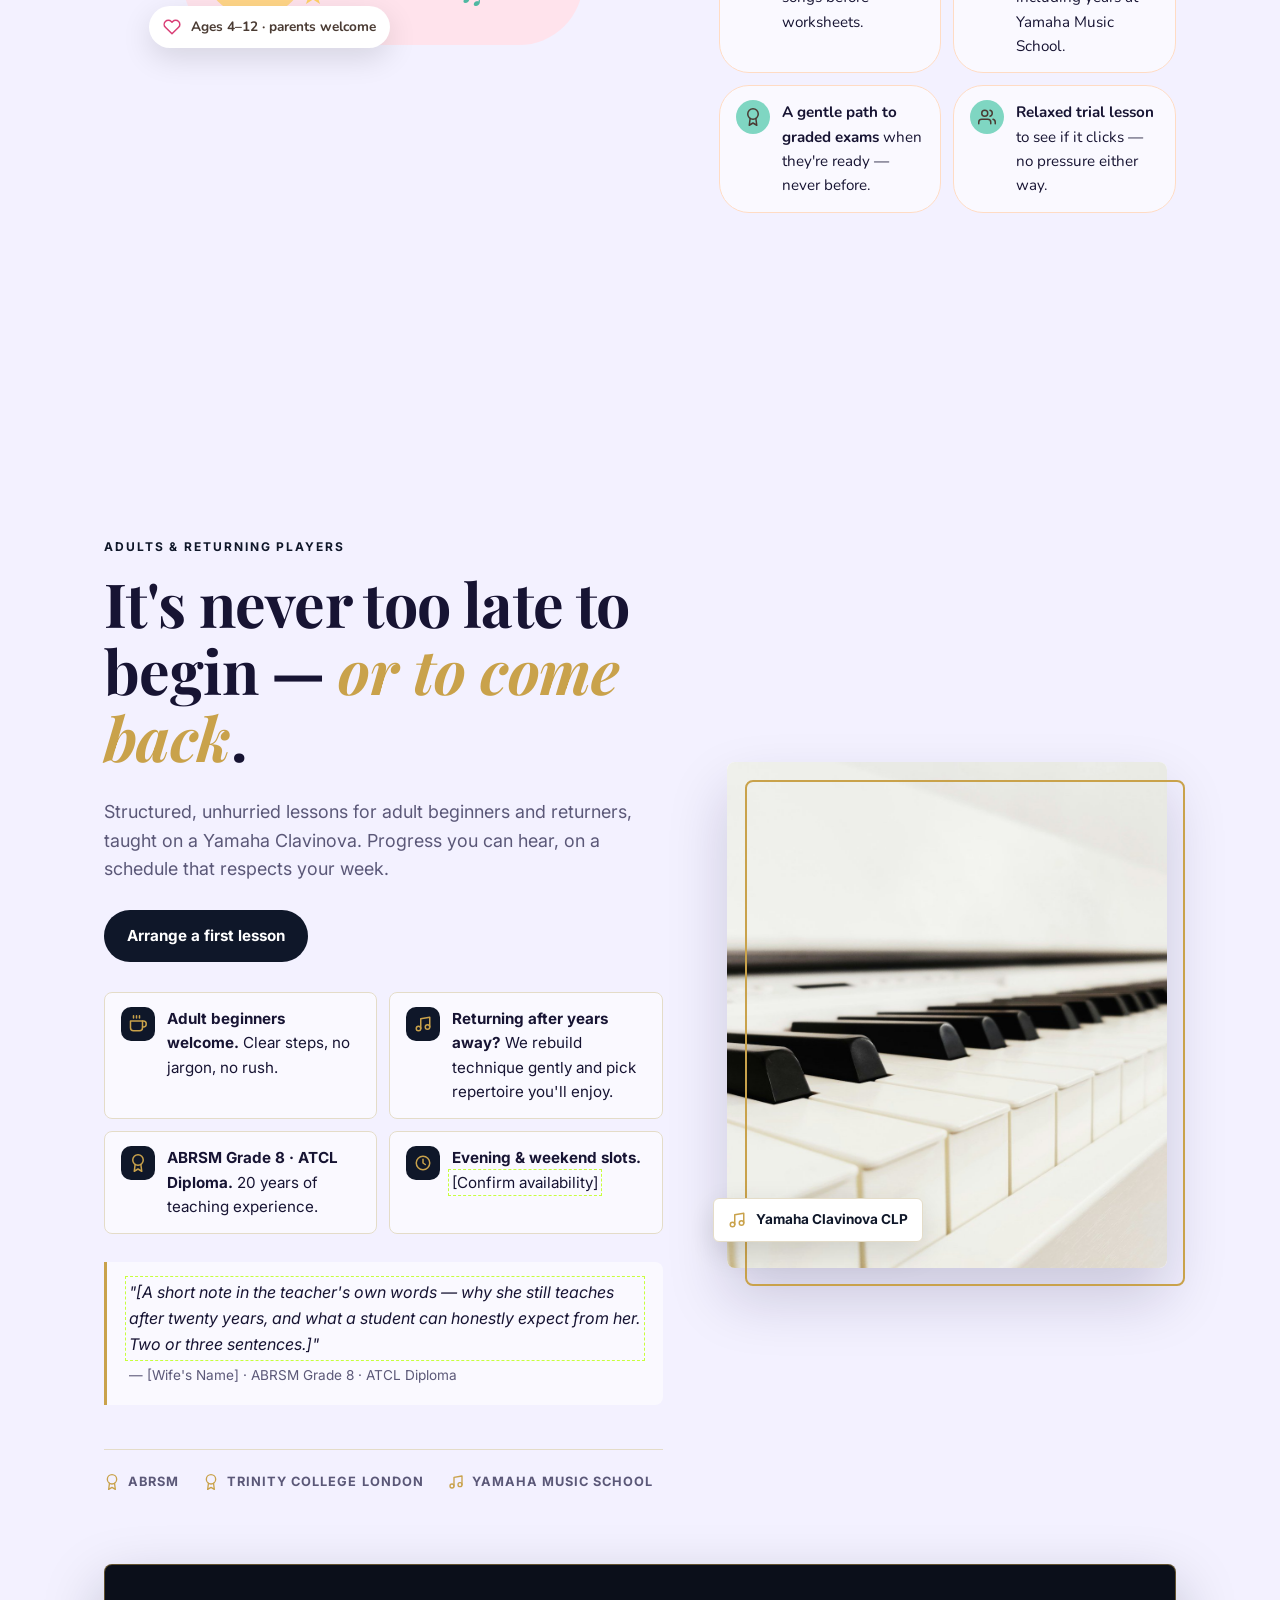
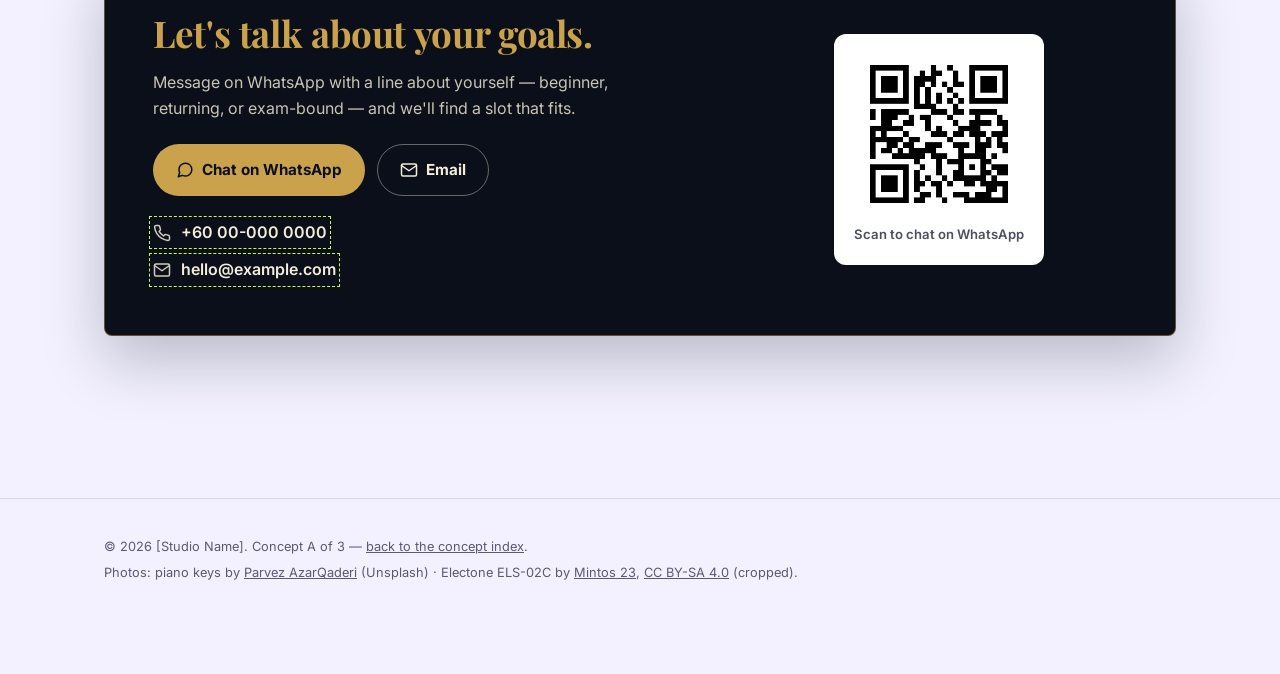
<file: concepts/scroll-morph.html>
<!DOCTYPE html>
<html lang="en" data-zone="students">
<head>
<meta charset="UTF-8">
<meta name="viewport" content="width=device-width, initial-scale=1.0">
<title>Concept A · Morph — [Studio Name] Piano Studio</title>
<meta name="description" content="Scroll concept A: colours, blobs and type morph continuously from a students look, to a kids look, to a professional adults look.">
<link rel="preconnect" href="https://fonts.googleapis.com">
<link href="https://fonts.googleapis.com/css2?family=Space+Grotesk:wght@500;700&family=Fredoka:wght@500;700&family=Playfair+Display:ital,wght@0,600;0,700;1,600&family=Inter:wght@400;500;600;700&family=Nunito:wght@500;700&display=swap" rel="stylesheet">
<style>
:root {
  --a-bg: #f3f1ff; --a-ink: #171433; --a-dim: #5b5878; --a-border: #dcd6ff; --a-accent: #6d3df2; --a-pop: #c8ff3d;
  --b-bg: #fff5ea; --b-ink: #4a3b33; --b-dim: #8a7a70; --b-border: #ffdcc4; --b-accent: #d93d75; --b-pop: #7fd6c2;
  --c-bg: #f7f3e9; --c-ink: #0f1729; --c-dim: #4a4f63; --c-border: #e4dcc8; --c-accent: #0f1729; --c-pop: #c9a24b;

  /* Set by JS from scroll position: students→kids, then kids→adults */
  --p1: 0%;
  --p2: 0%;

  --bg:     color-mix(in oklab, color-mix(in oklab, var(--a-bg),     var(--b-bg)     var(--p1)), var(--c-bg)     var(--p2));
  --ink:    color-mix(in oklab, color-mix(in oklab, var(--a-ink),    var(--b-ink)    var(--p1)), var(--c-ink)    var(--p2));
  --dim:    color-mix(in oklab, color-mix(in oklab, var(--a-dim),    var(--b-dim)    var(--p1)), var(--c-dim)    var(--p2));
  --border: color-mix(in oklab, color-mix(in oklab, var(--a-border), var(--b-border) var(--p1)), var(--c-border) var(--p2));
  --accent: color-mix(in oklab, color-mix(in oklab, var(--a-accent), var(--b-accent) var(--p1)), var(--c-accent) var(--p2));
  --pop:    color-mix(in oklab, color-mix(in oklab, var(--a-pop),    var(--b-pop)    var(--p1)), var(--c-pop)    var(--p2));
}
@supports not (color: color-mix(in oklab, red, blue)) {
  :root { --bg: #f7f3e9; --ink: #0f1729; --dim: #4a4f63; --border: #e4dcc8; --accent: #0f1729; --pop: #c9a24b; }
  .zone-students { background: var(--a-bg); }
  .zone-kids { background: var(--b-bg); }
  .zone-adults { background: var(--c-bg); }
}

html[data-zone="students"] { --font-brand: "Space Grotesk", system-ui, sans-serif; }
html[data-zone="kids"]     { --font-brand: "Fredoka", system-ui, sans-serif; }
html[data-zone="adults"]   { --font-brand: "Playfair Display", Georgia, serif; }

* { box-sizing: border-box; }
html { scroll-behavior: smooth; }
body {
  margin: 0;
  background: var(--bg);
  color: var(--ink);
  font-family: "Inter", system-ui, sans-serif;
  line-height: 1.6;
  -webkit-font-smoothing: antialiased;
}
img { max-width: 100%; display: block; }
a { color: inherit; }
.container { max-width: 1120px; margin: 0 auto; padding: 0 24px; }

.backdrop {
  position: fixed; inset: 0; z-index: -1; pointer-events: none;
  background:
    radial-gradient(60vw 60vw at 88% 8%, color-mix(in srgb, var(--pop) 42%, transparent), transparent 62%),
    radial-gradient(48vw 48vw at 4% 78%, color-mix(in srgb, var(--accent) 20%, transparent), transparent 62%);
}

/* ---------- nav + audience rail ---------- */
.nav {
  position: fixed; top: 0; left: 0; right: 0; z-index: 40;
  background: color-mix(in srgb, var(--bg) 72%, transparent);
  backdrop-filter: blur(14px); -webkit-backdrop-filter: blur(14px);
  border-bottom: 1px solid var(--border);
}
.nav-inner { display: flex; align-items: center; justify-content: space-between; height: 64px; gap: 16px; }
.brand { display: inline-flex; align-items: center; gap: 10px; font-family: var(--font-brand); font-weight: 700; font-size: 1.1rem; text-decoration: none; }
.brand-mark { width: 32px; height: 32px; border-radius: 10px; background: var(--accent); color: #fff; display: grid; place-items: center; font-family: "Inter", sans-serif; }

.rail { position: fixed; right: 22px; top: 50%; transform: translateY(-50%); z-index: 40; display: grid; gap: 14px; }
.rail a { display: flex; align-items: center; gap: 10px; text-decoration: none; font-size: .78rem; font-weight: 600; color: var(--dim); }
.rail i { width: 10px; height: 10px; border-radius: 50%; border: 2px solid var(--dim); transition: transform .3s, background .3s, border-color .3s; }
html[data-zone="students"] .rail a[data-r="students"],
html[data-zone="kids"]     .rail a[data-r="kids"],
html[data-zone="adults"]   .rail a[data-r="adults"] { color: var(--ink); }
html[data-zone="students"] .rail a[data-r="students"] i,
html[data-zone="kids"]     .rail a[data-r="kids"] i,
html[data-zone="adults"]   .rail a[data-r="adults"] i { background: var(--accent); border-color: var(--accent); transform: scale(1.35); }
@media (max-width: 900px) {
  .rail { top: auto; bottom: 14px; right: 50%; transform: translateX(50%); grid-auto-flow: column; gap: 4px; padding: 5px; background: color-mix(in srgb, var(--bg) 86%, transparent); border: 1px solid var(--border); border-radius: 999px; backdrop-filter: blur(10px); -webkit-backdrop-filter: blur(10px); }
  .rail a { padding: 7px 12px; border-radius: 999px; white-space: nowrap; }
  .rail i { display: none; }
  html[data-zone="students"] .rail a[data-r="students"],
  html[data-zone="kids"]     .rail a[data-r="kids"],
  html[data-zone="adults"]   .rail a[data-r="adults"] { background: var(--accent); color: #fff; }
}

/* ---------- buttons ---------- */
.btn { display: inline-flex; align-items: center; gap: 8px; padding: 13px 22px; border-radius: 999px; font-weight: 700; font-size: .95rem; text-decoration: none; border: 1.5px solid transparent; transition: transform .15s ease; }
.btn:hover { transform: translateY(-1px); }
.btn-primary { background: var(--z-accent, var(--accent)); color: #fff; }
.btn-ghost { border-color: var(--border); color: var(--ink); }
.btn-sm { padding: 9px 16px; font-size: .86rem; }
.btn svg { width: 18px; height: 18px; }
.btn-row { display: flex; gap: 12px; flex-wrap: wrap; }

/* ---------- zones ---------- */
.zone { position: relative; padding: 18vh 0; font-family: var(--font-body); }
.zone:first-of-type { padding-top: calc(64px + 12vh); }
.zone-students { --font-head: "Space Grotesk", system-ui, sans-serif; --font-body: "Inter", system-ui, sans-serif; --radius: 16px; --z-accent: var(--a-accent); --z-pop: var(--a-pop); --z-border: var(--a-border); --z-ink: var(--a-ink); }
.zone-kids     { --font-head: "Fredoka", system-ui, sans-serif;       --font-body: "Nunito", system-ui, sans-serif; --radius: 30px; --z-accent: var(--b-accent); --z-pop: var(--b-pop); --z-border: var(--b-border); --z-ink: var(--b-ink); }
.zone-adults   { --font-head: "Playfair Display", Georgia, serif;     --font-body: "Inter", system-ui, sans-serif;  --radius: 8px;  --z-accent: var(--c-accent); --z-pop: var(--c-pop); --z-border: var(--c-border); --z-ink: var(--c-ink); }

.zone h1, .zone h2, .zone h3 { font-family: var(--font-head); line-height: 1.1; margin: 0 0 .45em; letter-spacing: -.01em; }
.zone h1 { font-size: clamp(2.2rem, 5vw, 3.8rem); font-weight: 700; }
.zone h2 { font-size: clamp(1.6rem, 3vw, 2.3rem); font-weight: 700; }
.zone h3 { font-size: 1.05rem; font-weight: 700; }
.eyebrow { text-transform: uppercase; letter-spacing: .16em; font-size: .75rem; font-weight: 700; color: var(--z-accent); margin: 0 0 14px; }
.zone-kids .eyebrow { text-transform: none; letter-spacing: 0; font-size: 1rem; }
.lead { font-size: 1.12rem; color: var(--dim); max-width: 540px; margin: 0 0 26px; }
.zone-grid { display: grid; grid-template-columns: 1.1fr .9fr; gap: 56px; align-items: center; }
@media (max-width: 860px) { .zone-grid { grid-template-columns: 1fr; gap: 40px; } }

mark { background: none; color: inherit; }
.zone-students mark { background: linear-gradient(transparent 58%, var(--z-pop) 58%); padding: 0 .08em; }
.zone-kids mark { color: var(--z-accent); text-decoration: underline wavy var(--z-pop); text-decoration-thickness: 3px; text-underline-offset: 7px; }
.zone-adults mark { font-style: italic; color: var(--z-pop); }

.points { list-style: none; padding: 0; margin: 30px 0 0; display: grid; gap: 12px; grid-template-columns: 1fr 1fr; }
@media (max-width: 560px) { .points { grid-template-columns: 1fr; } }
.points li { display: flex; gap: 12px; align-items: flex-start; padding: 14px 16px; background: color-mix(in srgb, #fff 58%, transparent); border: 1px solid var(--z-border); border-radius: var(--radius); font-size: .95rem; }
.points .ic { flex: none; width: 34px; height: 34px; border-radius: 10px; display: grid; place-items: center; background: var(--z-accent); color: #fff; }
.zone-kids .points .ic { border-radius: 50%; background: var(--z-pop); color: var(--b-ink); }
.zone-adults .points .ic { background: var(--c-ink); color: var(--z-pop); }
.points svg { width: 18px; height: 18px; }

.visual { position: relative; justify-self: center; width: 100%; max-width: 440px; }
.photo-card { border-radius: var(--radius); overflow: hidden; box-shadow: 0 30px 60px rgba(20, 16, 60, .18); background: #fff; }
.photo-card img { width: 100%; aspect-ratio: 4 / 4.6; object-fit: cover; }
.zone-students .photo-card { transform: rotate(-3deg); border: 3px solid var(--a-ink); }
.zone-adults .visual::before { content: ""; position: absolute; inset: 18px -18px -18px 18px; border: 2px solid var(--c-pop); border-radius: var(--radius); }
.chip { position: absolute; left: -14px; bottom: 26px; background: #fff; color: var(--z-ink); padding: 10px 14px; border-radius: 12px; box-shadow: 0 10px 30px rgba(0, 0, 0, .12); font-size: .85rem; font-weight: 700; display: flex; gap: 10px; align-items: center; }
.zone-students .chip { background: var(--a-pop); color: var(--a-ink); transform: rotate(2deg); border-radius: 8px; }
.zone-kids .chip { border-radius: 999px; }
.zone-adults .chip { border-radius: 6px; border: 1px solid var(--c-border); }
@media (max-width: 480px) { .chip { left: 8px; bottom: 12px; } }

.eq { display: flex; gap: 3px; align-items: flex-end; height: 18px; }
.eq span { width: 4px; height: 100%; background: currentColor; border-radius: 2px; transform-origin: bottom; animation: eq .9s ease-in-out infinite alternate; }
.eq span:nth-child(2) { animation-delay: -.3s; } .eq span:nth-child(3) { animation-delay: -.6s; } .eq span:nth-child(4) { animation-delay: -.15s; } .eq span:nth-child(5) { animation-delay: -.45s; }
@keyframes eq { from { transform: scaleY(.25); } to { transform: scaleY(1); } }
@media (prefers-reduced-motion: reduce) { .eq span { animation: none; transform: scaleY(.7); } html { scroll-behavior: auto; } }

.kids-scene { width: 100%; height: auto; }

/* ---------- adults: note, credentials + contact ---------- */
.note { margin: 28px 0 0; padding: 18px 22px; border-left: 3px solid var(--c-pop); background: color-mix(in srgb, #fff 58%, transparent); border-radius: 0 var(--radius) var(--radius) 0; font-style: italic; }
.note p { margin: 0; }
.note footer { font-style: normal; font-size: .85rem; color: var(--dim); margin-top: 8px; }
.creds { margin-top: 44px; padding-top: 22px; border-top: 1px solid var(--z-border); display: flex; gap: 24px; flex-wrap: wrap; font-size: .8rem; font-weight: 700; letter-spacing: .08em; text-transform: uppercase; color: var(--dim); }
.creds span { display: inline-flex; align-items: center; gap: 8px; }
.creds svg { width: 16px; height: 16px; color: var(--z-pop); }

.contact-band { margin-top: 72px; background: #0b0f1a; color: #f3ecd9; border-radius: var(--radius); padding: 48px; display: grid; grid-template-columns: 1.2fr .8fr; gap: 36px; align-items: center; border: 1px solid color-mix(in srgb, var(--c-pop) 45%, transparent); box-shadow: 0 24px 60px rgba(15, 23, 41, .25); }
.contact-band h2 { color: var(--c-pop); }
.contact-band p { color: #c9c4b4; margin: 0 0 22px; max-width: 520px; }
.btn-gold { background: var(--c-pop); color: #0b0f1a; }
.btn-ghost-light { border-color: rgba(243, 236, 217, .4); color: #f3ecd9; }
.contact-list { list-style: none; padding: 0; margin: 24px 0 0; display: grid; gap: 8px; font-weight: 600; }
.contact-list a { text-decoration: none; display: inline-flex; gap: 10px; align-items: center; }
.contact-list svg { width: 18px; height: 18px; opacity: .85; }
.qr-card { background: #fff; color: #0f1729; border-radius: 12px; padding: 20px; text-align: center; justify-self: center; }
.qr-card img { width: 160px; height: 160px; margin: 0 auto; }
.qr-card p { margin: 10px 0 0; font-size: .82rem; color: #4a4f63; font-weight: 600; }
@media (max-width: 820px) { .contact-band { grid-template-columns: 1fr; padding: 32px 24px; } }

.placeholder { outline: 1.5px dashed var(--pop); outline-offset: 3px; }

.footer { padding: 32px 0 84px; border-top: 1px solid var(--border); font-size: .8rem; color: var(--dim); }
.footer p { margin: 6px 0; }
</style>
</head>
<body>

<svg width="0" height="0" style="position:absolute" aria-hidden="true">
  <defs>
    <symbol id="i-check" viewBox="0 0 24 24" fill="none" stroke="currentColor" stroke-width="3" stroke-linecap="round" stroke-linejoin="round"><polyline points="20 6 9 17 4 12"/></symbol>
    <symbol id="i-music" viewBox="0 0 24 24" fill="none" stroke="currentColor" stroke-width="2" stroke-linecap="round" stroke-linejoin="round"><path d="M9 18V5l12-2v13"/><circle cx="6" cy="18" r="3"/><circle cx="18" cy="16" r="3"/></symbol>
    <symbol id="i-award" viewBox="0 0 24 24" fill="none" stroke="currentColor" stroke-width="2" stroke-linecap="round" stroke-linejoin="round"><circle cx="12" cy="8" r="7"/><polyline points="8.21 13.89 7 23 12 20 17 23 15.79 13.88"/></symbol>
    <symbol id="i-clock" viewBox="0 0 24 24" fill="none" stroke="currentColor" stroke-width="2" stroke-linecap="round" stroke-linejoin="round"><circle cx="12" cy="12" r="9"/><path d="M12 7v5l3 2"/></symbol>
    <symbol id="i-zap" viewBox="0 0 24 24" fill="none" stroke="currentColor" stroke-width="2" stroke-linecap="round" stroke-linejoin="round"><polygon points="13 2 3 14 12 14 11 22 21 10 12 10 13 2"/></symbol>
    <symbol id="i-heart" viewBox="0 0 24 24" fill="none" stroke="currentColor" stroke-width="2" stroke-linecap="round" stroke-linejoin="round"><path d="M20.8 4.6a5.5 5.5 0 0 0-7.8 0L12 5.7l-1-1.1a5.5 5.5 0 0 0-7.8 7.8l1 1L12 21l7.8-7.6 1-1a5.5 5.5 0 0 0 0-7.8z"/></symbol>
    <symbol id="i-star" viewBox="0 0 24 24" fill="none" stroke="currentColor" stroke-width="2" stroke-linecap="round" stroke-linejoin="round"><polygon points="12 2 15.09 8.26 22 9.27 17 14.14 18.18 21.02 12 17.77 5.82 21.02 7 14.14 2 9.27 8.91 8.26 12 2"/></symbol>
    <symbol id="i-users" viewBox="0 0 24 24" fill="none" stroke="currentColor" stroke-width="2" stroke-linecap="round" stroke-linejoin="round"><path d="M17 21v-2a4 4 0 0 0-4-4H5a4 4 0 0 0-4 4v2"/><circle cx="9" cy="7" r="4"/><path d="M23 21v-2a4 4 0 0 0-3-3.87"/><path d="M16 3.13a4 4 0 0 1 0 7.75"/></symbol>
    <symbol id="i-coffee" viewBox="0 0 24 24" fill="none" stroke="currentColor" stroke-width="2" stroke-linecap="round" stroke-linejoin="round"><path d="M18 8h1a4 4 0 0 1 0 8h-1"/><path d="M2 8h16v9a4 4 0 0 1-4 4H6a4 4 0 0 1-4-4V8z"/><line x1="6" y1="1" x2="6" y2="4"/><line x1="10" y1="1" x2="10" y2="4"/><line x1="14" y1="1" x2="14" y2="4"/></symbol>
    <symbol id="i-chat" viewBox="0 0 24 24" fill="none" stroke="currentColor" stroke-width="2" stroke-linecap="round" stroke-linejoin="round"><path d="M21 11.5a8.38 8.38 0 0 1-.9 3.8 8.5 8.5 0 0 1-7.6 4.7 8.38 8.38 0 0 1-3.8-.9L3 21l1.9-5.7a8.38 8.38 0 0 1-.9-3.8 8.5 8.5 0 0 1 4.7-7.6 8.38 8.38 0 0 1 3.8-.9h.5a8.48 8.48 0 0 1 8 8v.5z"/></symbol>
    <symbol id="i-mail" viewBox="0 0 24 24" fill="none" stroke="currentColor" stroke-width="2" stroke-linecap="round" stroke-linejoin="round"><path d="M4 4h16c1.1 0 2 .9 2 2v12c0 1.1-.9 2-2 2H4c-1.1 0-2-.9-2-2V6c0-1.1.9-2 2-2z"/><polyline points="22,6 12,13 2,6"/></symbol>
    <symbol id="i-phone" viewBox="0 0 24 24" fill="none" stroke="currentColor" stroke-width="2" stroke-linecap="round" stroke-linejoin="round"><path d="M22 16.92v3a2 2 0 0 1-2.18 2 19.79 19.79 0 0 1-8.63-3.07 19.5 19.5 0 0 1-6-6 19.79 19.79 0 0 1-3.07-8.67A2 2 0 0 1 4.11 2h3a2 2 0 0 1 2 1.72 12.84 12.84 0 0 0 .7 2.81 2 2 0 0 1-.45 2.11L8.09 9.91a16 16 0 0 0 6 6l1.27-1.27a2 2 0 0 1 2.11-.45 12.84 12.84 0 0 0 2.81.7A2 2 0 0 1 22 16.92z"/></symbol>
  </defs>
</svg>

<div class="backdrop" aria-hidden="true"></div>

<nav class="nav">
  <div class="container nav-inner">
    <a class="brand" href="#students"><span class="brand-mark">♪</span> [Studio Name]</a>
    <a class="btn btn-primary btn-sm" href="https://wa.me/60000000000" target="_blank" rel="noopener"><svg><use href="#i-chat"/></svg>WhatsApp</a>
  </div>
</nav>

<nav class="rail" aria-label="Audience">
  <a href="#students" data-r="students"><i></i>Teens &amp; students</a>
  <a href="#kids" data-r="kids"><i></i>Kids</a>
  <a href="#adults" data-r="adults"><i></i>Adults</a>
</nav>

<!-- ZONE 1 · teens & students -->
<section class="zone zone-students" id="students">
  <div class="container zone-grid">
    <div>
      <p class="eyebrow">Teens &amp; students · 13–24</p>
      <h1>Play the songs you <mark>actually listen to</mark>.</h1>
      <p class="lead">Pop, film and game soundtracks alongside real technique — and ABRSM or Trinity exam prep whenever you want the certificate to go with it.</p>
      <div class="btn-row">
        <a class="btn btn-primary" href="https://wa.me/60000000000" target="_blank" rel="noopener">Book a trial on WhatsApp</a>
        <a class="btn btn-ghost" href="#kids">Keep scrolling ↓</a>
      </div>
      <ul class="points">
        <li><span class="ic"><svg><use href="#i-music"/></svg></span><span><strong>Your playlist, on the keys.</strong> Learn pieces you care about, not just the syllabus.</span></li>
        <li><span class="ic"><svg><use href="#i-award"/></svg></span><span><strong>Exam-ready when you are.</strong> ABRSM and Trinity grades, with a Grade 8 + ATCL teacher.</span></li>
        <li><span class="ic"><svg><use href="#i-zap"/></svg></span><span><strong>Electone, full-band sound.</strong> Stage-style playing on a Yamaha ELS-02.</span></li>
        <li><span class="ic"><svg><use href="#i-clock"/></svg></span><span><strong>Slots around school &amp; uni.</strong> <span class="placeholder">[Confirm after-school / weekend times]</span></span></li>
      </ul>
    </div>
    <div class="visual">
      <div class="photo-card"><img src="../assets/images/electone.jpg" alt="Yamaha Electone ELS-02"></div>
      <div class="chip"><span class="eq"><span></span><span></span><span></span><span></span><span></span></span>Electone ELS-02 · stage sound</div>
    </div>
  </div>
</section>

<!-- ZONE 2 · young kids -->
<section class="zone zone-kids" id="kids">
  <div class="container zone-grid">
    <div class="visual">
      <svg class="kids-scene" viewBox="0 0 440 400" role="img" aria-label="A smiling music note surrounded by stars">
        <rect x="20" y="20" width="400" height="360" rx="64" fill="#ffe3ec"/>
        <circle cx="330" cy="110" r="72" fill="#7fd6c2" opacity=".55"/>
        <circle cx="92" cy="300" r="52" fill="#ffd166" opacity=".75"/>
        <g fill="#ffd166">
          <path d="M0,-22 L6,-7 L22,-7 L9,3 L14,18 L0,9 L-14,18 L-9,3 L-22,-7 L-6,-7 Z" transform="translate(100 92)"/>
          <path d="M0,-22 L6,-7 L22,-7 L9,3 L14,18 L0,9 L-14,18 L-9,3 L-22,-7 L-6,-7 Z" transform="translate(362 250) scale(.7)"/>
          <path d="M0,-22 L6,-7 L22,-7 L9,3 L14,18 L0,9 L-14,18 L-9,3 L-22,-7 L-6,-7 Z" transform="translate(150 330) scale(.5)"/>
        </g>
        <g transform="translate(210 232)">
          <rect x="40" y="-128" width="12" height="138" rx="6" fill="#4a3b33"/>
          <path d="M52,-128 C96,-118 100,-72 72,-52 C90,-78 74,-100 52,-106 Z" fill="#4a3b33"/>
          <ellipse cx="10" cy="10" rx="48" ry="38" fill="#ff7aa2" transform="rotate(-18 10 10)"/>
          <circle cx="-6" cy="2" r="7" fill="#fff"/><circle cx="-4" cy="3" r="3.5" fill="#4a3b33"/>
          <circle cx="22" cy="2" r="7" fill="#fff"/><circle cx="24" cy="3" r="3.5" fill="#4a3b33"/>
          <path d="M-4,18 Q9,30 22,18" stroke="#4a3b33" stroke-width="3.5" fill="none" stroke-linecap="round"/>
          <circle cx="-20" cy="14" r="5" fill="#ff4f86" opacity=".55"/><circle cx="36" cy="14" r="5" fill="#ff4f86" opacity=".55"/>
        </g>
        <text x="140" y="130" font-size="40" fill="#d93d75" font-family="Georgia, serif">♪</text>
        <text x="296" y="340" font-size="34" fill="#4fb8a2" font-family="Georgia, serif">♫</text>
      </svg>
      <div class="chip"><svg width="18" height="18" style="color:#d93d75"><use href="#i-heart"/></svg>Ages 4–12 · parents welcome</div>
    </div>
    <div>
      <p class="eyebrow">Little beginners · ages 4–12</p>
      <h1>First notes, <mark>made fun</mark>.</h1>
      <p class="lead">Short, playful lessons that still build real skills — rhythm games, singing, and a tiny win every week. Parents are welcome to sit in.</p>
      <div class="btn-row">
        <a class="btn btn-primary" href="https://wa.me/60000000000" target="_blank" rel="noopener">Ask about a trial lesson</a>
      </div>
      <ul class="points">
        <li><span class="ic"><svg><use href="#i-star"/></svg></span><span><strong>Play first, theory gently.</strong> Games and songs before worksheets.</span></li>
        <li><span class="ic"><svg><use href="#i-heart"/></svg></span><span><strong>20 years with young learners,</strong> including years at Yamaha Music School.</span></li>
        <li><span class="ic"><svg><use href="#i-award"/></svg></span><span><strong>A gentle path to graded exams</strong> when they're ready — never before.</span></li>
        <li><span class="ic"><svg><use href="#i-users"/></svg></span><span><strong>Relaxed trial lesson</strong> to see if it clicks — no pressure either way.</span></li>
      </ul>
    </div>
  </div>
</section>

<!-- ZONE 3 · working adults -->
<section class="zone zone-adults" id="adults">
  <div class="container">
    <div class="zone-grid">
      <div>
        <p class="eyebrow">Adults &amp; returning players</p>
        <h1>It's never too late to begin — <mark>or to come back</mark>.</h1>
        <p class="lead">Structured, unhurried lessons for adult beginners and returners, taught on a Yamaha Clavinova. Progress you can hear, on a schedule that respects your week.</p>
        <div class="btn-row">
          <a class="btn btn-primary" href="#contact">Arrange a first lesson</a>
        </div>
        <ul class="points">
          <li><span class="ic"><svg><use href="#i-coffee"/></svg></span><span><strong>Adult beginners welcome.</strong> Clear steps, no jargon, no rush.</span></li>
          <li><span class="ic"><svg><use href="#i-music"/></svg></span><span><strong>Returning after years away?</strong> We rebuild technique gently and pick repertoire you'll enjoy.</span></li>
          <li><span class="ic"><svg><use href="#i-award"/></svg></span><span><strong>ABRSM Grade 8 · ATCL Diploma.</strong> 20 years of teaching experience.</span></li>
          <li><span class="ic"><svg><use href="#i-clock"/></svg></span><span><strong>Evening &amp; weekend slots.</strong> <span class="placeholder">[Confirm availability]</span></span></li>
        </ul>
        <blockquote class="note">
          <p class="placeholder">"[A short note in the teacher's own words — why she still teaches after twenty years, and what a student can honestly expect from her. Two or three sentences.]"</p>
          <footer>— [Wife's Name] · ABRSM Grade 8 · ATCL Diploma</footer>
        </blockquote>
        <div class="creds">
          <span><svg><use href="#i-award"/></svg>ABRSM</span>
          <span><svg><use href="#i-award"/></svg>Trinity College London</span>
          <span><svg><use href="#i-music"/></svg>Yamaha Music School</span>
        </div>
      </div>
      <div class="visual">
        <div class="photo-card"><img src="../assets/images/clavinova.jpg" alt="White Yamaha Clavinova CLP digital piano, close up"></div>
        <div class="chip"><svg width="18" height="18" style="color:#c9a24b"><use href="#i-music"/></svg>Yamaha Clavinova CLP</div>
      </div>
    </div>

    <div class="contact-band" id="contact">
      <div>
        <h2>Let's talk about your goals.</h2>
        <p>Message on WhatsApp with a line about yourself — beginner, returning, or exam-bound — and we'll find a slot that fits.</p>
        <div class="btn-row">
          <a class="btn btn-gold" href="https://wa.me/60000000000" target="_blank" rel="noopener"><svg><use href="#i-chat"/></svg>Chat on WhatsApp</a>
          <a class="btn btn-ghost-light" href="mailto:hello@example.com"><svg><use href="#i-mail"/></svg>Email</a>
        </div>
        <ul class="contact-list">
          <li><a class="placeholder" href="tel:+60000000000"><svg><use href="#i-phone"/></svg>+60 00-000 0000</a></li>
          <li><a class="placeholder" href="mailto:hello@example.com"><svg><use href="#i-mail"/></svg>hello@example.com</a></li>
        </ul>
      </div>
      <div class="qr-card">
        <img src="../assets/qr/whatsapp-qr.png" alt="Scan to WhatsApp" onerror="this.style.opacity=0.3">
        <p>Scan to chat on WhatsApp</p>
      </div>
    </div>
  </div>
</section>

<footer class="footer">
  <div class="container">
    <p>© <span id="year"></span> [Studio Name]. Concept A of 3 — <a href="index.html">back to the concept index</a>.</p>
    <p>Photos: piano keys by <a href="https://unsplash.com/photos/jqvpD7xwLns" target="_blank" rel="noopener">Parvez AzarQaderi</a> (Unsplash) · Electone ELS-02C by <a href="https://commons.wikimedia.org/wiki/File:ELS-02C_Stagea_(2014).jpg" target="_blank" rel="noopener">Mintos 23</a>, <a href="https://creativecommons.org/licenses/by-sa/4.0/" target="_blank" rel="noopener">CC BY-SA 4.0</a> (cropped).</p>
  </div>
</footer>

<script>
  document.getElementById('year').textContent = new Date().getFullYear();

  var root = document.documentElement;
  var zones = [document.getElementById('students'), document.getElementById('kids'), document.getElementById('adults')];
  var names = ['students', 'kids', 'adults'];
  var ticking = false;

  function smooth(x) { x = Math.min(1, Math.max(0, x)); return x * x * (3 - 2 * x); }

  // Progress into a zone: 0 while its top is below 85% of the viewport, 1 once it reaches 25%.
  function progress(el) {
    var vh = window.innerHeight;
    var top = el.getBoundingClientRect().top;
    return smooth((0.85 * vh - top) / (0.6 * vh));
  }

  function update() {
    ticking = false;
    var t1 = progress(zones[1]);
    var t2 = progress(zones[2]);
    root.style.setProperty('--p1', (t1 * 100).toFixed(1) + '%');
    root.style.setProperty('--p2', (t2 * 100).toFixed(1) + '%');
    var zone = t2 > 0.5 ? names[2] : t1 > 0.5 ? names[1] : names[0];
    if (root.dataset.zone !== zone) root.dataset.zone = zone;
  }

  function onScroll() { if (!ticking) { ticking = true; requestAnimationFrame(update); } }
  window.addEventListener('scroll', onScroll, { passive: true });
  window.addEventListener('resize', onScroll);
  update();
</script>

</body>
</html>
</file>
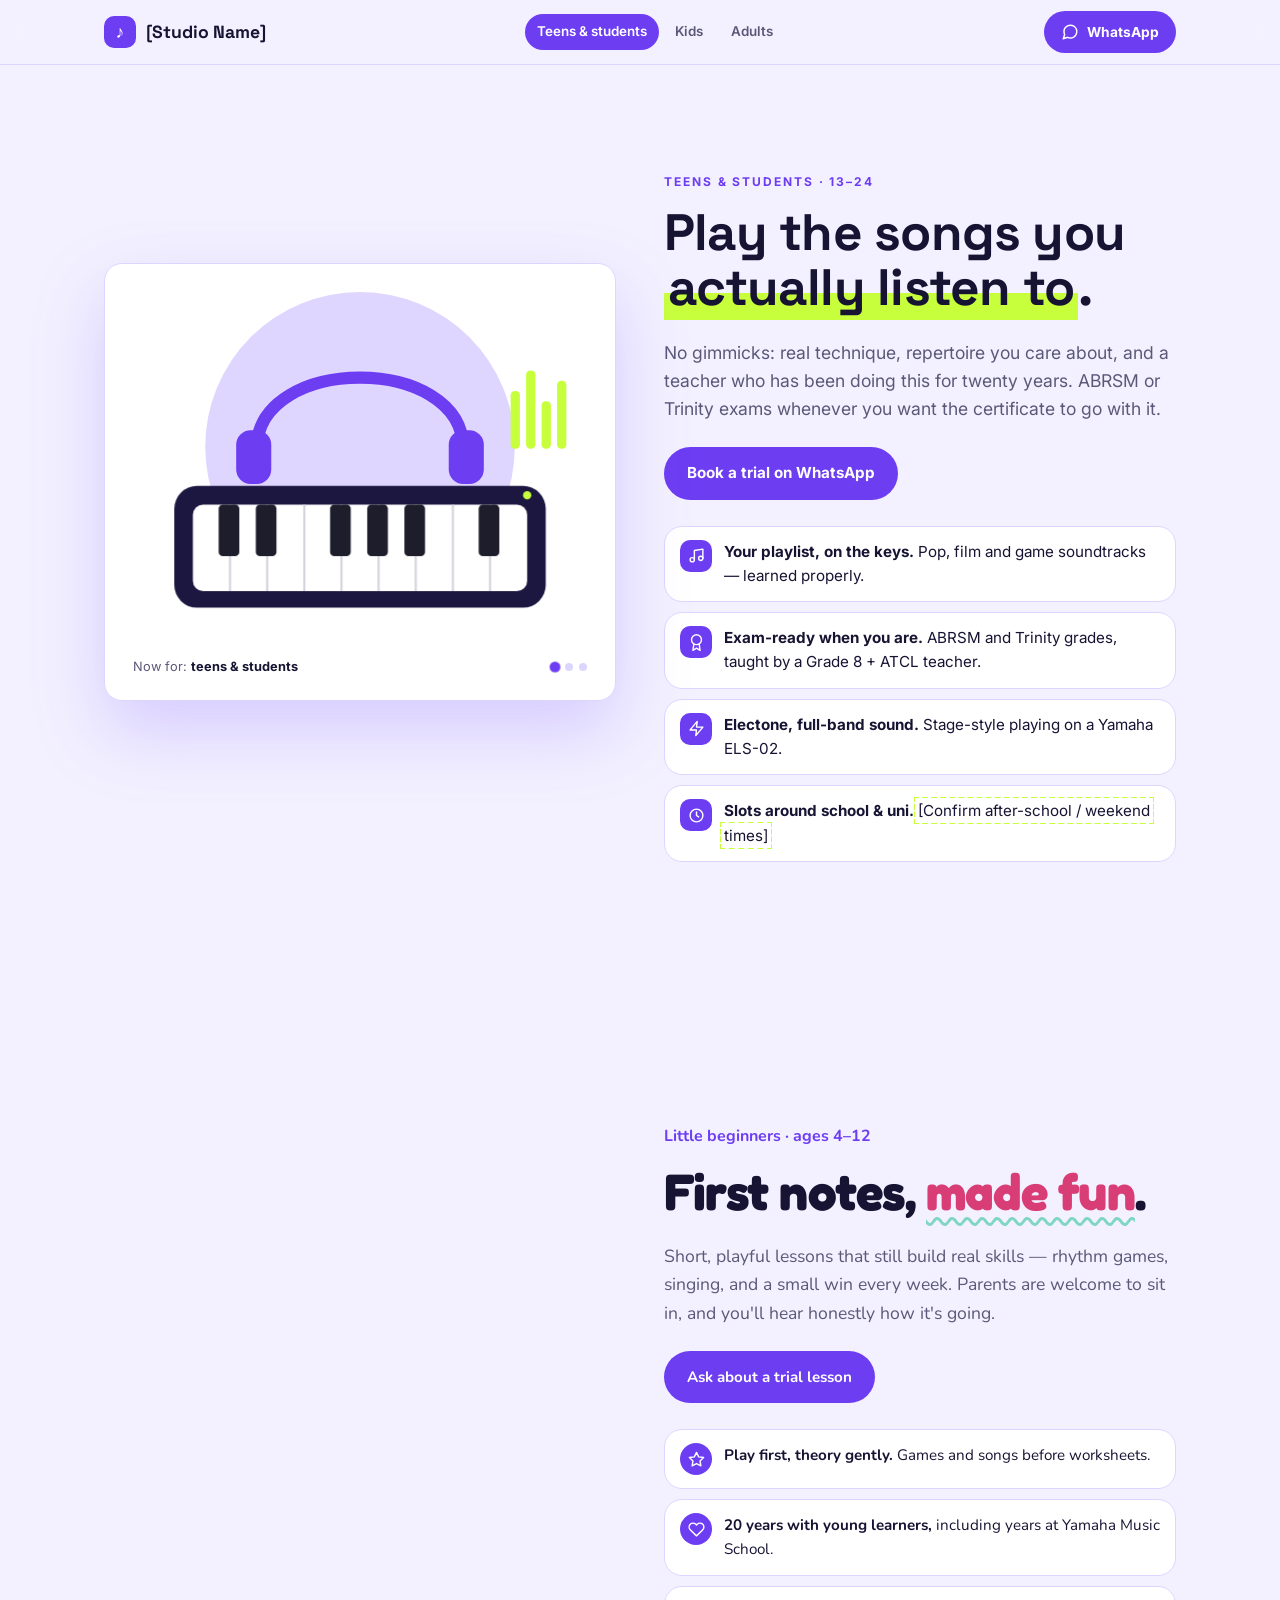
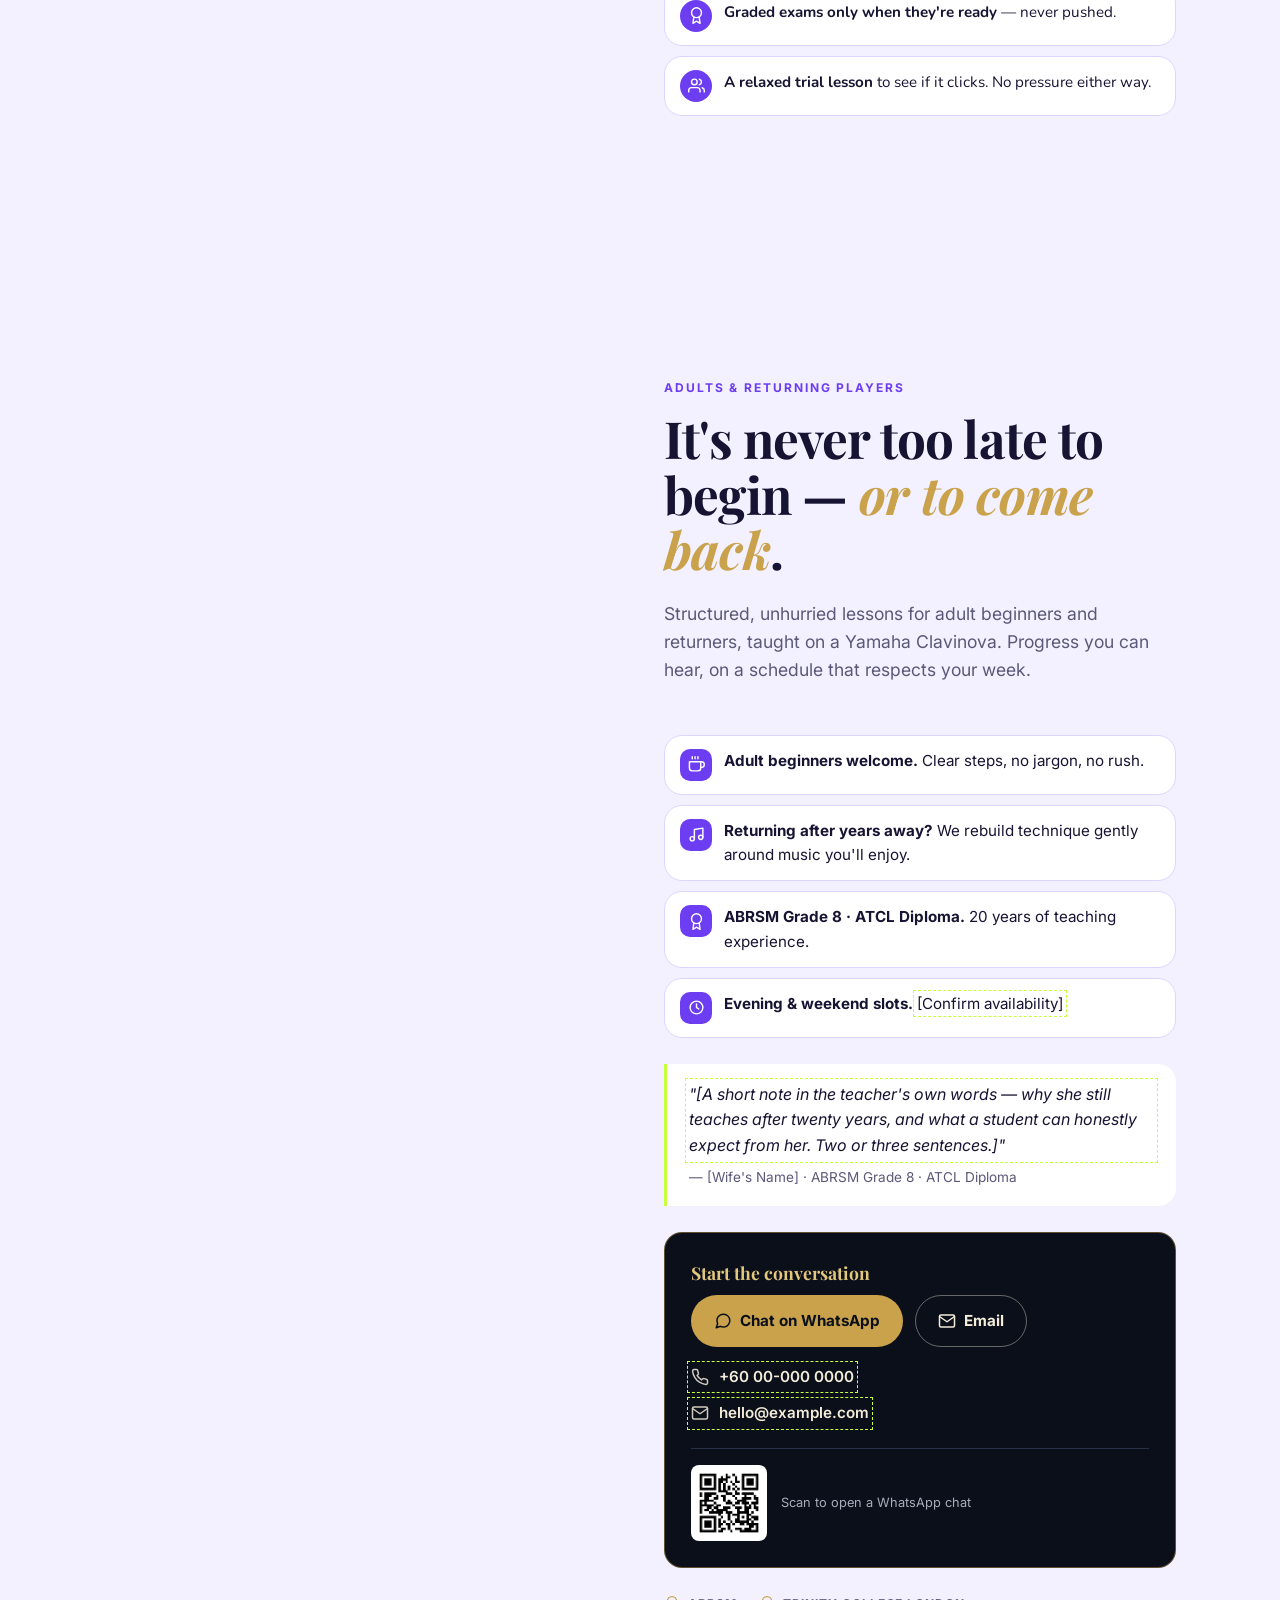
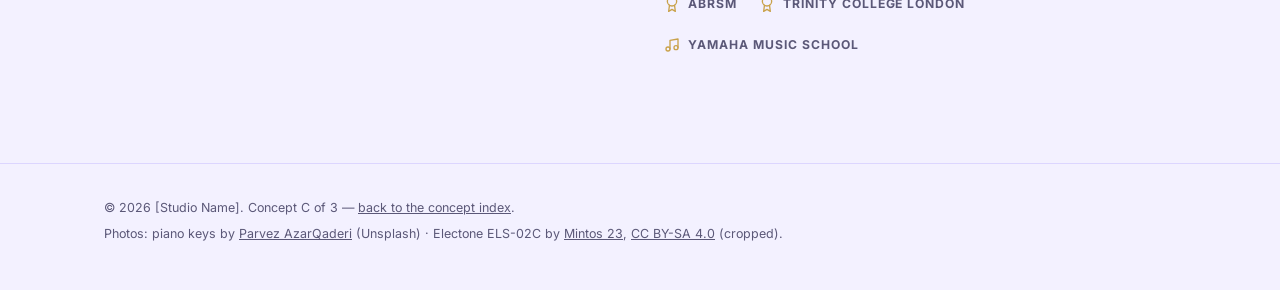
<file: concepts/scroll-stage.html>
<!DOCTYPE html>
<html lang="en" data-zone="students">
<head>
<meta charset="UTF-8">
<meta name="viewport" content="width=device-width, initial-scale=1.0">
<title>Concept C · Stage — [Studio Name] Piano Studio</title>
<meta name="description" content="Scroll concept C: a pinned illustrated stage changes its props and colours as the audience panels — teens & students, young kids, working adults — scroll past.">
<link rel="preconnect" href="https://fonts.googleapis.com">
<link href="https://fonts.googleapis.com/css2?family=Space+Grotesk:wght@500;700&family=Fredoka:wght@500;700&family=Playfair+Display:ital,wght@0,600;0,700;1,600&family=Inter:wght@400;500;600;700&family=Nunito:wght@500;700&display=swap" rel="stylesheet">
<style>
html[data-zone="students"] { --bg: #f3f1ff; --ink: #171433; --dim: #5b5878; --accent: #6d3df2; --accent-ink: #fff;    --pop: #c8ff3d; --border: #dcd6ff; --surface: #fff; --stage-body: #1c1740; --stage-glow: #8b6cff; --radius: 18px; --font-brand: "Space Grotesk", system-ui, sans-serif; }
html[data-zone="kids"]     { --bg: #fff5ea; --ink: #4a3b33; --dim: #8a7a70; --accent: #d93d75; --accent-ink: #fff;    --pop: #7fd6c2; --border: #ffdcc4; --surface: #fff; --stage-body: #ff9fbd; --stage-glow: #7fd6c2; --radius: 32px; --font-brand: "Fredoka", system-ui, sans-serif; }
html[data-zone="adults"]   { --bg: #f7f3e9; --ink: #0f1729; --dim: #4a4f63; --accent: #0f1729; --accent-ink: #f3ecd9; --pop: #c9a24b; --border: #e4dcc8; --surface: #fff; --stage-body: #0f1729; --stage-glow: #c9a24b; --radius: 10px; --font-brand: "Playfair Display", Georgia, serif; }

* { box-sizing: border-box; }
html { scroll-behavior: smooth; }
body { margin: 0; background: var(--bg); color: var(--ink); font-family: "Inter", system-ui, sans-serif; line-height: 1.6; -webkit-font-smoothing: antialiased; transition: background-color .8s ease, color .8s ease; }
img { max-width: 100%; display: block; }
a { color: inherit; }
.container { max-width: 1120px; margin: 0 auto; padding: 0 24px; }

/* ---------- nav ---------- */
.nav { position: fixed; top: 0; left: 0; right: 0; z-index: 40; background: color-mix(in srgb, var(--bg) 78%, transparent); backdrop-filter: blur(14px); -webkit-backdrop-filter: blur(14px); border-bottom: 1px solid var(--border); transition: background-color .8s, border-color .8s; }
.nav-inner { display: flex; align-items: center; justify-content: space-between; height: 64px; gap: 16px; }
.brand { display: inline-flex; align-items: center; gap: 10px; font-family: var(--font-brand); font-weight: 700; font-size: 1.1rem; text-decoration: none; }
.brand-mark { width: 32px; height: 32px; border-radius: 10px; background: var(--accent); color: var(--accent-ink); display: grid; place-items: center; font-family: "Inter", sans-serif; transition: background-color .6s, color .6s; }
.nav-links { display: flex; gap: 4px; }
.nav-links a { padding: 7px 12px; border-radius: 999px; font-size: .84rem; font-weight: 600; color: var(--dim); text-decoration: none; transition: background-color .3s, color .3s; }
html[data-zone="students"] .nav-links a[data-n="students"],
html[data-zone="kids"]     .nav-links a[data-n="kids"],
html[data-zone="adults"]   .nav-links a[data-n="adults"] { background: var(--accent); color: var(--accent-ink); }
@media (max-width: 760px) { .nav-links { display: none; } }

.btn { display: inline-flex; align-items: center; gap: 8px; padding: 13px 22px; border-radius: 999px; font-weight: 700; font-size: .95rem; text-decoration: none; border: 1.5px solid transparent; transition: transform .15s, background-color .6s, color .6s, border-color .6s; }
.btn:hover { transform: translateY(-1px); }
.btn-primary { background: var(--accent); color: var(--accent-ink); }
.btn-ghost { border-color: var(--border); color: var(--ink); }
.btn-sm { padding: 9px 16px; font-size: .86rem; }
.btn svg { width: 18px; height: 18px; }
.btn-row { display: flex; gap: 12px; flex-wrap: wrap; }

/* ---------- pinned stage + scrolling panels ---------- */
.scrolly { display: grid; grid-template-columns: minmax(0, 1fr) minmax(0, 1fr); gap: 48px; align-items: start; padding-top: 64px; }
.stage { position: sticky; top: 64px; height: calc(100vh - 64px); height: calc(100svh - 64px); display: grid; place-items: center; }
.stage-card { width: min(100%, 520px); background: var(--surface); border: 1px solid var(--border); border-radius: var(--radius); padding: 28px 28px 22px; box-shadow: 0 30px 70px color-mix(in srgb, var(--stage-glow) 28%, transparent); transition: border-radius .6s, box-shadow .8s, border-color .8s; }
.scene { width: 100%; height: auto; display: block; }
.stage-label { margin-top: 14px; display: flex; justify-content: space-between; align-items: center; font-size: .8rem; color: var(--dim); }
.stage-label b { color: var(--ink); font-weight: 700; }
.stage-label span[data-for] { display: none; }
html[data-zone="students"] .stage-label span[data-for="students"],
html[data-zone="kids"]     .stage-label span[data-for="kids"],
html[data-zone="adults"]   .stage-label span[data-for="adults"] { display: inline; }
.dots { display: flex; gap: 6px; }
.dots i { width: 8px; height: 8px; border-radius: 50%; background: var(--border); transition: background-color .4s, transform .4s; }
html[data-zone="students"] .dots i:nth-child(1),
html[data-zone="kids"]     .dots i:nth-child(2),
html[data-zone="adults"]   .dots i:nth-child(3) { background: var(--accent); transform: scale(1.35); }

/* scene colours + props */
.glow { fill: var(--stage-glow); opacity: .28; transition: fill .8s; }
.kbd-body { fill: var(--stage-body); transition: fill .8s; }
.led { fill: var(--pop); transition: fill .8s; }
.fill-accent { fill: var(--accent); transition: fill .8s; }
.stroke-accent { stroke: var(--accent); transition: stroke .8s; }
.fill-pop { fill: var(--pop); transition: fill .8s; }
.stroke-pop { stroke: var(--pop); transition: stroke .8s; }
.stroke-ink { stroke: var(--ink); transition: stroke .8s; }
.stroke-dim { stroke: var(--dim); transition: stroke .8s; }
.prop { opacity: 0; transform: translateY(14px); transition: opacity .55s ease, transform .55s ease; }
html[data-zone="students"] .prop-students,
html[data-zone="kids"]     .prop-kids,
html[data-zone="adults"]   .prop-adults { opacity: 1; transform: translateY(0); }
.eqbars rect { transform-origin: bottom; transform-box: fill-box; animation: eq .9s ease-in-out infinite alternate; }
.eqbars rect:nth-child(2) { animation-delay: -.3s; } .eqbars rect:nth-child(3) { animation-delay: -.6s; } .eqbars rect:nth-child(4) { animation-delay: -.15s; }
@keyframes eq { from { transform: scaleY(.3); } to { transform: scaleY(1); } }
@media (prefers-reduced-motion: reduce) { .eqbars rect { animation: none; } html { scroll-behavior: auto; } .prop { transition: opacity .3s; transform: none; } }

.panel { min-height: 100vh; min-height: 100svh; display: flex; flex-direction: column; justify-content: center; padding: 12vh 0; scroll-margin-top: 84px; font-family: var(--font-body, "Inter", system-ui, sans-serif); }
.panel-students { --font-head: "Space Grotesk", system-ui, sans-serif; }
.panel-kids     { --font-head: "Fredoka", system-ui, sans-serif; --font-body: "Nunito", system-ui, sans-serif; }
.panel-adults   { --font-head: "Playfair Display", Georgia, serif; }
.panel h2 { font-family: var(--font-head); font-size: clamp(2rem, 4vw, 3.2rem); line-height: 1.08; margin: 0 0 .45em; letter-spacing: -.015em; }
.panel h3 { font-family: var(--font-head); font-size: 1.1rem; margin: 0 0 .4em; }
.eyebrow { text-transform: uppercase; letter-spacing: .16em; font-size: .75rem; font-weight: 700; color: var(--accent); margin: 0 0 14px; transition: color .6s; }
.panel-kids .eyebrow { text-transform: none; letter-spacing: 0; font-size: 1rem; }
.lead { font-size: 1.1rem; color: var(--dim); max-width: 520px; margin: 0 0 24px; }
mark { background: none; color: inherit; }
.panel-students mark { background: linear-gradient(transparent 58%, #c8ff3d 58%); padding: 0 .08em; }
.panel-kids mark { color: #d93d75; text-decoration: underline wavy #7fd6c2; text-decoration-thickness: 3px; text-underline-offset: 7px; }
.panel-adults mark { font-style: italic; color: #c9a24b; }

.points { list-style: none; padding: 0; margin: 26px 0 0; display: grid; gap: 10px; }
.points li { display: flex; gap: 12px; align-items: flex-start; padding: 13px 15px; background: var(--surface); border: 1px solid var(--border); border-radius: var(--radius); font-size: .95rem; transition: border-radius .6s, border-color .6s; }
.points .ic { flex: none; width: 32px; height: 32px; border-radius: 10px; display: grid; place-items: center; background: var(--accent); color: var(--accent-ink); transition: background-color .6s, color .6s, border-radius .6s; }
.panel-kids .points .ic { border-radius: 50%; }
.points svg { width: 17px; height: 17px; }

.note { margin: 26px 0 0; padding: 18px 22px; border-left: 3px solid var(--pop); background: var(--surface); border-radius: 0 var(--radius) var(--radius) 0; font-style: italic; transition: border-color .6s, border-radius .6s; }
.note p { margin: 0; }
.note footer { font-style: normal; font-size: .85rem; color: var(--dim); margin-top: 8px; }

.contact { margin-top: 26px; background: #0b0f1a; color: #f3ecd9; border-radius: var(--radius); padding: 26px; border: 1px solid color-mix(in srgb, #c9a24b 45%, transparent); }
.contact h3 { color: #e2c77d; }
.btn-gold { background: #c9a24b; color: #0b0f1a; }
.btn-ghost-light { border-color: rgba(243, 236, 217, .4); color: #f3ecd9; }
.contact-list { list-style: none; padding: 0; margin: 18px 0 0; display: grid; gap: 8px; font-weight: 600; font-size: .95rem; }
.contact-list a { text-decoration: none; display: inline-flex; gap: 10px; align-items: center; }
.contact-list svg { width: 18px; height: 18px; opacity: .85; }
.qr { display: flex; gap: 14px; align-items: center; margin-top: 18px; padding-top: 16px; border-top: 1px solid #283048; font-size: .8rem; color: #a9adbb; }
.qr img { width: 76px; height: 76px; background: #fff; padding: 4px; border-radius: 8px; }

.creds { margin-top: 26px; display: flex; gap: 22px; flex-wrap: wrap; font-size: .76rem; font-weight: 700; letter-spacing: .08em; text-transform: uppercase; color: var(--dim); }
.creds span { display: inline-flex; align-items: center; gap: 8px; }
.creds svg { width: 16px; height: 16px; color: #c9a24b; }

.placeholder { outline: 1.5px dashed var(--pop); outline-offset: 3px; }

.footer { padding: 28px 0 40px; border-top: 1px solid var(--border); font-size: .78rem; color: var(--dim); }
.footer p { margin: 6px 0; }

@media (max-width: 900px) {
  .scrolly { grid-template-columns: 1fr; gap: 0; }
  .stage { height: auto; z-index: 5; padding: 12px 0 10px; background: linear-gradient(var(--bg) 82%, transparent); place-items: stretch; transition: background .8s; }
  .stage-card { width: 100%; padding: 12px 14px; display: grid; grid-template-columns: 124px 1fr; gap: 14px; align-items: center; }
  .scene { width: 124px; }
  .stage-label { margin-top: 0; flex-direction: column; align-items: flex-start; gap: 8px; }
  .panel { min-height: auto; padding: 9vh 0; scroll-margin-top: 215px; }
}
</style>
</head>
<body>

<svg width="0" height="0" style="position:absolute" aria-hidden="true">
  <defs>
    <symbol id="i-music" viewBox="0 0 24 24" fill="none" stroke="currentColor" stroke-width="2" stroke-linecap="round" stroke-linejoin="round"><path d="M9 18V5l12-2v13"/><circle cx="6" cy="18" r="3"/><circle cx="18" cy="16" r="3"/></symbol>
    <symbol id="i-award" viewBox="0 0 24 24" fill="none" stroke="currentColor" stroke-width="2" stroke-linecap="round" stroke-linejoin="round"><circle cx="12" cy="8" r="7"/><polyline points="8.21 13.89 7 23 12 20 17 23 15.79 13.88"/></symbol>
    <symbol id="i-clock" viewBox="0 0 24 24" fill="none" stroke="currentColor" stroke-width="2" stroke-linecap="round" stroke-linejoin="round"><circle cx="12" cy="12" r="9"/><path d="M12 7v5l3 2"/></symbol>
    <symbol id="i-zap" viewBox="0 0 24 24" fill="none" stroke="currentColor" stroke-width="2" stroke-linecap="round" stroke-linejoin="round"><polygon points="13 2 3 14 12 14 11 22 21 10 12 10 13 2"/></symbol>
    <symbol id="i-heart" viewBox="0 0 24 24" fill="none" stroke="currentColor" stroke-width="2" stroke-linecap="round" stroke-linejoin="round"><path d="M20.8 4.6a5.5 5.5 0 0 0-7.8 0L12 5.7l-1-1.1a5.5 5.5 0 0 0-7.8 7.8l1 1L12 21l7.8-7.6 1-1a5.5 5.5 0 0 0 0-7.8z"/></symbol>
    <symbol id="i-star" viewBox="0 0 24 24" fill="none" stroke="currentColor" stroke-width="2" stroke-linecap="round" stroke-linejoin="round"><polygon points="12 2 15.09 8.26 22 9.27 17 14.14 18.18 21.02 12 17.77 5.82 21.02 7 14.14 2 9.27 8.91 8.26 12 2"/></symbol>
    <symbol id="i-users" viewBox="0 0 24 24" fill="none" stroke="currentColor" stroke-width="2" stroke-linecap="round" stroke-linejoin="round"><path d="M17 21v-2a4 4 0 0 0-4-4H5a4 4 0 0 0-4 4v2"/><circle cx="9" cy="7" r="4"/><path d="M23 21v-2a4 4 0 0 0-3-3.87"/><path d="M16 3.13a4 4 0 0 1 0 7.75"/></symbol>
    <symbol id="i-coffee" viewBox="0 0 24 24" fill="none" stroke="currentColor" stroke-width="2" stroke-linecap="round" stroke-linejoin="round"><path d="M18 8h1a4 4 0 0 1 0 8h-1"/><path d="M2 8h16v9a4 4 0 0 1-4 4H6a4 4 0 0 1-4-4V8z"/><line x1="6" y1="1" x2="6" y2="4"/><line x1="10" y1="1" x2="10" y2="4"/><line x1="14" y1="1" x2="14" y2="4"/></symbol>
    <symbol id="i-chat" viewBox="0 0 24 24" fill="none" stroke="currentColor" stroke-width="2" stroke-linecap="round" stroke-linejoin="round"><path d="M21 11.5a8.38 8.38 0 0 1-.9 3.8 8.5 8.5 0 0 1-7.6 4.7 8.38 8.38 0 0 1-3.8-.9L3 21l1.9-5.7a8.38 8.38 0 0 1-.9-3.8 8.5 8.5 0 0 1 4.7-7.6 8.38 8.38 0 0 1 3.8-.9h.5a8.48 8.48 0 0 1 8 8v.5z"/></symbol>
    <symbol id="i-mail" viewBox="0 0 24 24" fill="none" stroke="currentColor" stroke-width="2" stroke-linecap="round" stroke-linejoin="round"><path d="M4 4h16c1.1 0 2 .9 2 2v12c0 1.1-.9 2-2 2H4c-1.1 0-2-.9-2-2V6c0-1.1.9-2 2-2z"/><polyline points="22,6 12,13 2,6"/></symbol>
    <symbol id="i-phone" viewBox="0 0 24 24" fill="none" stroke="currentColor" stroke-width="2" stroke-linecap="round" stroke-linejoin="round"><path d="M22 16.92v3a2 2 0 0 1-2.18 2 19.79 19.79 0 0 1-8.63-3.07 19.5 19.5 0 0 1-6-6 19.79 19.79 0 0 1-3.07-8.67A2 2 0 0 1 4.11 2h3a2 2 0 0 1 2 1.72 12.84 12.84 0 0 0 .7 2.81 2 2 0 0 1-.45 2.11L8.09 9.91a16 16 0 0 0 6 6l1.27-1.27a2 2 0 0 1 2.11-.45 12.84 12.84 0 0 0 2.81.7A2 2 0 0 1 22 16.92z"/></symbol>
  </defs>
</svg>

<nav class="nav">
  <div class="container nav-inner">
    <a class="brand" href="#top"><span class="brand-mark">♪</span> [Studio Name]</a>
    <div class="nav-links">
      <a href="#students" data-n="students">Teens &amp; students</a>
      <a href="#kids" data-n="kids">Kids</a>
      <a href="#adults" data-n="adults">Adults</a>
    </div>
    <a class="btn btn-primary btn-sm" href="https://wa.me/60000000000" target="_blank" rel="noopener"><svg><use href="#i-chat"/></svg>WhatsApp</a>
  </div>
</nav>

<main class="container scrolly" id="top">

  <aside class="stage" aria-hidden="true">
    <div class="stage-card">
      <svg class="scene" viewBox="0 0 440 340">
        <circle class="glow" cx="220" cy="150" r="150"/>

        <!-- teens & students: headphones + equaliser -->
        <g class="prop prop-students">
          <path d="M120 152 C120 60 320 60 320 152" fill="none" class="stroke-accent" stroke-width="12" stroke-linecap="round"/>
          <rect x="100" y="134" width="34" height="52" rx="14" class="fill-accent"/>
          <rect x="306" y="134" width="34" height="52" rx="14" class="fill-accent"/>
          <g class="fill-pop eqbars">
            <rect x="366" y="96" width="9" height="56" rx="4"/><rect x="381" y="76" width="9" height="76" rx="4"/><rect x="396" y="106" width="9" height="46" rx="4"/><rect x="411" y="86" width="9" height="66" rx="4"/>
          </g>
        </g>

        <!-- young kids: stars, a smiling note, a balloon -->
        <g class="prop prop-kids">
          <g fill="#ffd166">
            <path d="M0,-22 L6,-7 L22,-7 L9,3 L14,18 L0,9 L-14,18 L-9,3 L-22,-7 L-6,-7 Z" transform="translate(96 74)"/>
            <path d="M0,-22 L6,-7 L22,-7 L9,3 L14,18 L0,9 L-14,18 L-9,3 L-22,-7 L-6,-7 Z" transform="translate(356 60) scale(.7)"/>
            <path d="M0,-22 L6,-7 L22,-7 L9,3 L14,18 L0,9 L-14,18 L-9,3 L-22,-7 L-6,-7 Z" transform="translate(372 150) scale(.5)"/>
          </g>
          <g transform="translate(212 112)">
            <rect x="34" y="-84" width="10" height="100" rx="5" fill="#4a3b33"/>
            <path d="M44,-84 C80,-76 84,-40 62,-24 C76,-46 64,-64 44,-68 Z" fill="#4a3b33"/>
            <ellipse cx="8" cy="18" rx="40" ry="31" fill="#ff7aa2" transform="rotate(-18 8 18)"/>
            <circle cx="-6" cy="12" r="6" fill="#fff"/><circle cx="-4" cy="13" r="3" fill="#4a3b33"/>
            <circle cx="18" cy="12" r="6" fill="#fff"/><circle cx="20" cy="13" r="3" fill="#4a3b33"/>
            <path d="M-4,26 Q7,36 18,26" stroke="#4a3b33" stroke-width="3" fill="none" stroke-linecap="round"/>
          </g>
          <circle cx="70" cy="140" r="22" class="fill-pop"/>
          <path d="M70 162 q6 14 -4 30" fill="none" class="stroke-dim" stroke-width="2"/>
        </g>

        <!-- adults: coffee, sheet music, a quiet gold ring -->
        <g class="prop prop-adults">
          <circle cx="220" cy="150" r="128" fill="none" class="stroke-pop" stroke-width="1.5" stroke-dasharray="3 9"/>
          <g transform="translate(318 106)">
            <rect x="0" y="0" width="56" height="48" rx="10" fill="#fff" class="stroke-ink" stroke-width="3"/>
            <path d="M56 12 h10 a12 12 0 0 1 0 24 h-10" fill="none" class="stroke-ink" stroke-width="3"/>
            <path d="M16 -8 c-6 -8 6 -12 0 -20 M32 -8 c-6 -8 6 -12 0 -20" fill="none" class="stroke-pop" stroke-width="3" stroke-linecap="round"/>
          </g>
          <g transform="translate(72 76) rotate(-6)">
            <rect x="0" y="0" width="72" height="92" rx="6" fill="#fff" class="stroke-ink" stroke-width="2"/>
            <path d="M12 22h48M12 36h48M12 50h48M12 64h30" class="stroke-dim" stroke-width="2" stroke-linecap="round"/>
            <path d="M52 60 v-24 l10 -3 v24" fill="none" class="stroke-pop" stroke-width="2.5" stroke-linejoin="round"/>
          </g>
        </g>

        <!-- keyboard (always present) -->
        <g class="kbd">
          <rect x="40" y="188" width="360" height="118" rx="22" class="kbd-body"/>
          <rect x="58" y="206" width="324" height="84" rx="10" fill="#fff"/>
          <path d="M94 206v84M130 206v84M166 206v84M202 206v84M238 206v84M274 206v84M310 206v84M346 206v84" fill="none" stroke="#d3d3de" stroke-width="2"/>
          <g fill="#1d1d2b">
            <rect x="83" y="206" width="20" height="50" rx="4"/><rect x="119" y="206" width="20" height="50" rx="4"/>
            <rect x="191" y="206" width="20" height="50" rx="4"/><rect x="227" y="206" width="20" height="50" rx="4"/><rect x="263" y="206" width="20" height="50" rx="4"/>
            <rect x="335" y="206" width="20" height="50" rx="4"/>
          </g>
          <circle cx="382" cy="197" r="4" class="led"/>
        </g>
      </svg>
      <div class="stage-label">
        <div>Now for: <b><span data-for="students">teens &amp; students</span><span data-for="kids">little beginners</span><span data-for="adults">adults &amp; returners</span></b></div>
        <div class="dots"><i></i><i></i><i></i></div>
      </div>
    </div>
  </aside>

  <div class="panels">

    <section class="panel panel-students" id="students" data-zone="students">
      <p class="eyebrow">Teens &amp; students · 13–24</p>
      <h2>Play the songs you <mark>actually listen to</mark>.</h2>
      <p class="lead">No gimmicks: real technique, repertoire you care about, and a teacher who has been doing this for twenty years. ABRSM or Trinity exams whenever you want the certificate to go with it.</p>
      <div class="btn-row"><a class="btn btn-primary" href="https://wa.me/60000000000" target="_blank" rel="noopener">Book a trial on WhatsApp</a></div>
      <ul class="points">
        <li><span class="ic"><svg><use href="#i-music"/></svg></span><span><strong>Your playlist, on the keys.</strong> Pop, film and game soundtracks — learned properly.</span></li>
        <li><span class="ic"><svg><use href="#i-award"/></svg></span><span><strong>Exam-ready when you are.</strong> ABRSM and Trinity grades, taught by a Grade 8 + ATCL teacher.</span></li>
        <li><span class="ic"><svg><use href="#i-zap"/></svg></span><span><strong>Electone, full-band sound.</strong> Stage-style playing on a Yamaha ELS-02.</span></li>
        <li><span class="ic"><svg><use href="#i-clock"/></svg></span><span><strong>Slots around school &amp; uni.</strong> <span class="placeholder">[Confirm after-school / weekend times]</span></span></li>
      </ul>
    </section>

    <section class="panel panel-kids" id="kids" data-zone="kids">
      <p class="eyebrow">Little beginners · ages 4–12</p>
      <h2>First notes, <mark>made fun</mark>.</h2>
      <p class="lead">Short, playful lessons that still build real skills — rhythm games, singing, and a small win every week. Parents are welcome to sit in, and you'll hear honestly how it's going.</p>
      <div class="btn-row"><a class="btn btn-primary" href="https://wa.me/60000000000" target="_blank" rel="noopener">Ask about a trial lesson</a></div>
      <ul class="points">
        <li><span class="ic"><svg><use href="#i-star"/></svg></span><span><strong>Play first, theory gently.</strong> Games and songs before worksheets.</span></li>
        <li><span class="ic"><svg><use href="#i-heart"/></svg></span><span><strong>20 years with young learners,</strong> including years at Yamaha Music School.</span></li>
        <li><span class="ic"><svg><use href="#i-award"/></svg></span><span><strong>Graded exams only when they're ready</strong> — never pushed.</span></li>
        <li><span class="ic"><svg><use href="#i-users"/></svg></span><span><strong>A relaxed trial lesson</strong> to see if it clicks. No pressure either way.</span></li>
      </ul>
    </section>

    <section class="panel panel-adults" id="adults" data-zone="adults">
      <p class="eyebrow">Adults &amp; returning players</p>
      <h2>It's never too late to begin — <mark>or to come back</mark>.</h2>
      <p class="lead">Structured, unhurried lessons for adult beginners and returners, taught on a Yamaha Clavinova. Progress you can hear, on a schedule that respects your week.</p>
      <ul class="points">
        <li><span class="ic"><svg><use href="#i-coffee"/></svg></span><span><strong>Adult beginners welcome.</strong> Clear steps, no jargon, no rush.</span></li>
        <li><span class="ic"><svg><use href="#i-music"/></svg></span><span><strong>Returning after years away?</strong> We rebuild technique gently around music you'll enjoy.</span></li>
        <li><span class="ic"><svg><use href="#i-award"/></svg></span><span><strong>ABRSM Grade 8 · ATCL Diploma.</strong> 20 years of teaching experience.</span></li>
        <li><span class="ic"><svg><use href="#i-clock"/></svg></span><span><strong>Evening &amp; weekend slots.</strong> <span class="placeholder">[Confirm availability]</span></span></li>
      </ul>
      <blockquote class="note">
        <p class="placeholder">"[A short note in the teacher's own words — why she still teaches after twenty years, and what a student can honestly expect from her. Two or three sentences.]"</p>
        <footer>— [Wife's Name] · ABRSM Grade 8 · ATCL Diploma</footer>
      </blockquote>
      <div class="contact" id="contact">
        <h3>Start the conversation</h3>
        <div class="btn-row">
          <a class="btn btn-gold" href="https://wa.me/60000000000" target="_blank" rel="noopener"><svg><use href="#i-chat"/></svg>Chat on WhatsApp</a>
          <a class="btn btn-ghost-light" href="mailto:hello@example.com"><svg><use href="#i-mail"/></svg>Email</a>
        </div>
        <ul class="contact-list">
          <li><a class="placeholder" href="tel:+60000000000"><svg><use href="#i-phone"/></svg>+60 00-000 0000</a></li>
          <li><a class="placeholder" href="mailto:hello@example.com"><svg><use href="#i-mail"/></svg>hello@example.com</a></li>
        </ul>
        <div class="qr"><img src="../assets/qr/whatsapp-qr.png" alt="Scan to WhatsApp" onerror="this.style.opacity=0.3"><span>Scan to open a WhatsApp chat</span></div>
      </div>
      <div class="creds">
        <span><svg><use href="#i-award"/></svg>ABRSM</span>
        <span><svg><use href="#i-award"/></svg>Trinity College London</span>
        <span><svg><use href="#i-music"/></svg>Yamaha Music School</span>
      </div>
    </section>

  </div>
</main>

<footer class="footer">
  <div class="container">
    <p>© <span id="year"></span> [Studio Name]. Concept C of 3 — <a href="index.html">back to the concept index</a>.</p>
    <p>Photos: piano keys by <a href="https://unsplash.com/photos/jqvpD7xwLns" target="_blank" rel="noopener">Parvez AzarQaderi</a> (Unsplash) · Electone ELS-02C by <a href="https://commons.wikimedia.org/wiki/File:ELS-02C_Stagea_(2014).jpg" target="_blank" rel="noopener">Mintos 23</a>, <a href="https://creativecommons.org/licenses/by-sa/4.0/" target="_blank" rel="noopener">CC BY-SA 4.0</a> (cropped).</p>
  </div>
</footer>

<script>
  document.getElementById('year').textContent = new Date().getFullYear();

  var root = document.documentElement;
  var panels = document.querySelectorAll('.panel');

  // Whichever panel crosses the middle band of the viewport sets the active audience.
  if ('IntersectionObserver' in window) {
    var io = new IntersectionObserver(function (entries) {
      entries.forEach(function (e) { if (e.isIntersecting) root.dataset.zone = e.target.dataset.zone; });
    }, { rootMargin: '-45% 0px -45% 0px', threshold: 0 });
    panels.forEach(function (p) { io.observe(p); });
  }
</script>

</body>
</html>
</file>
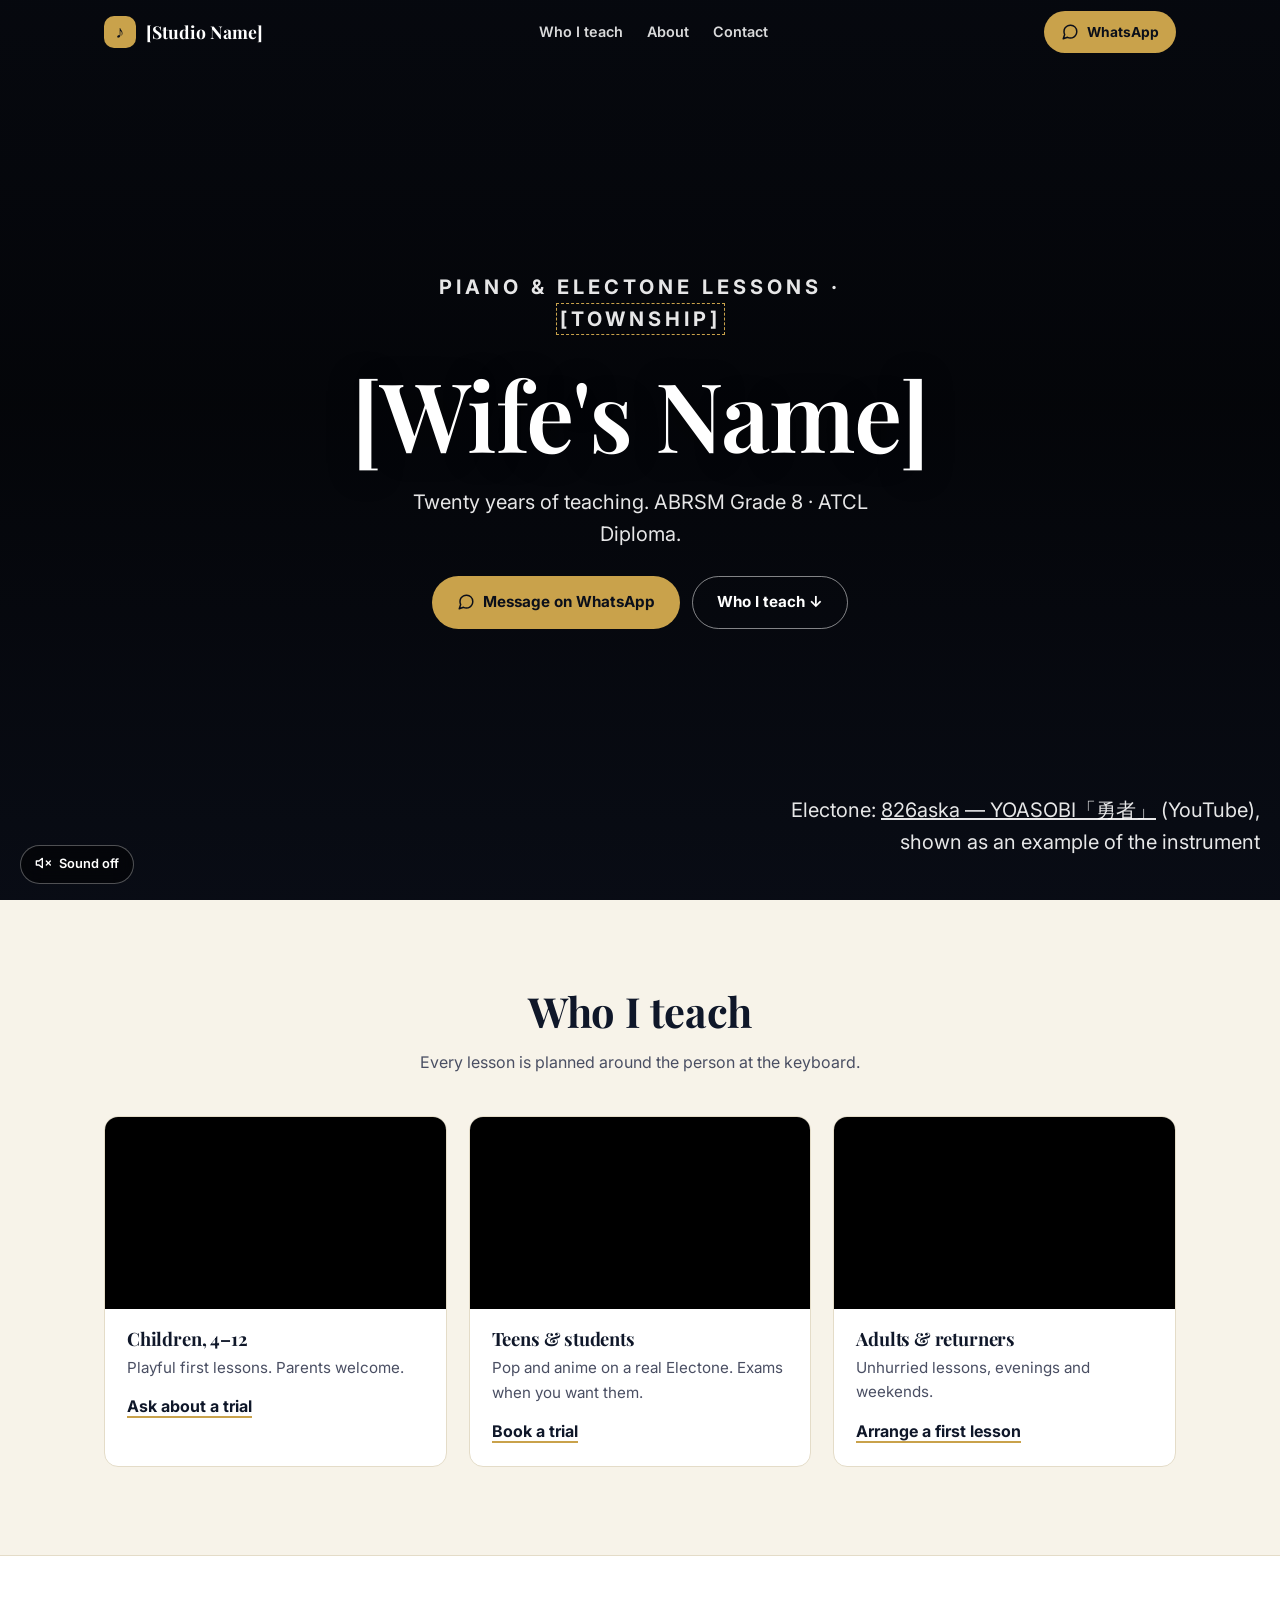
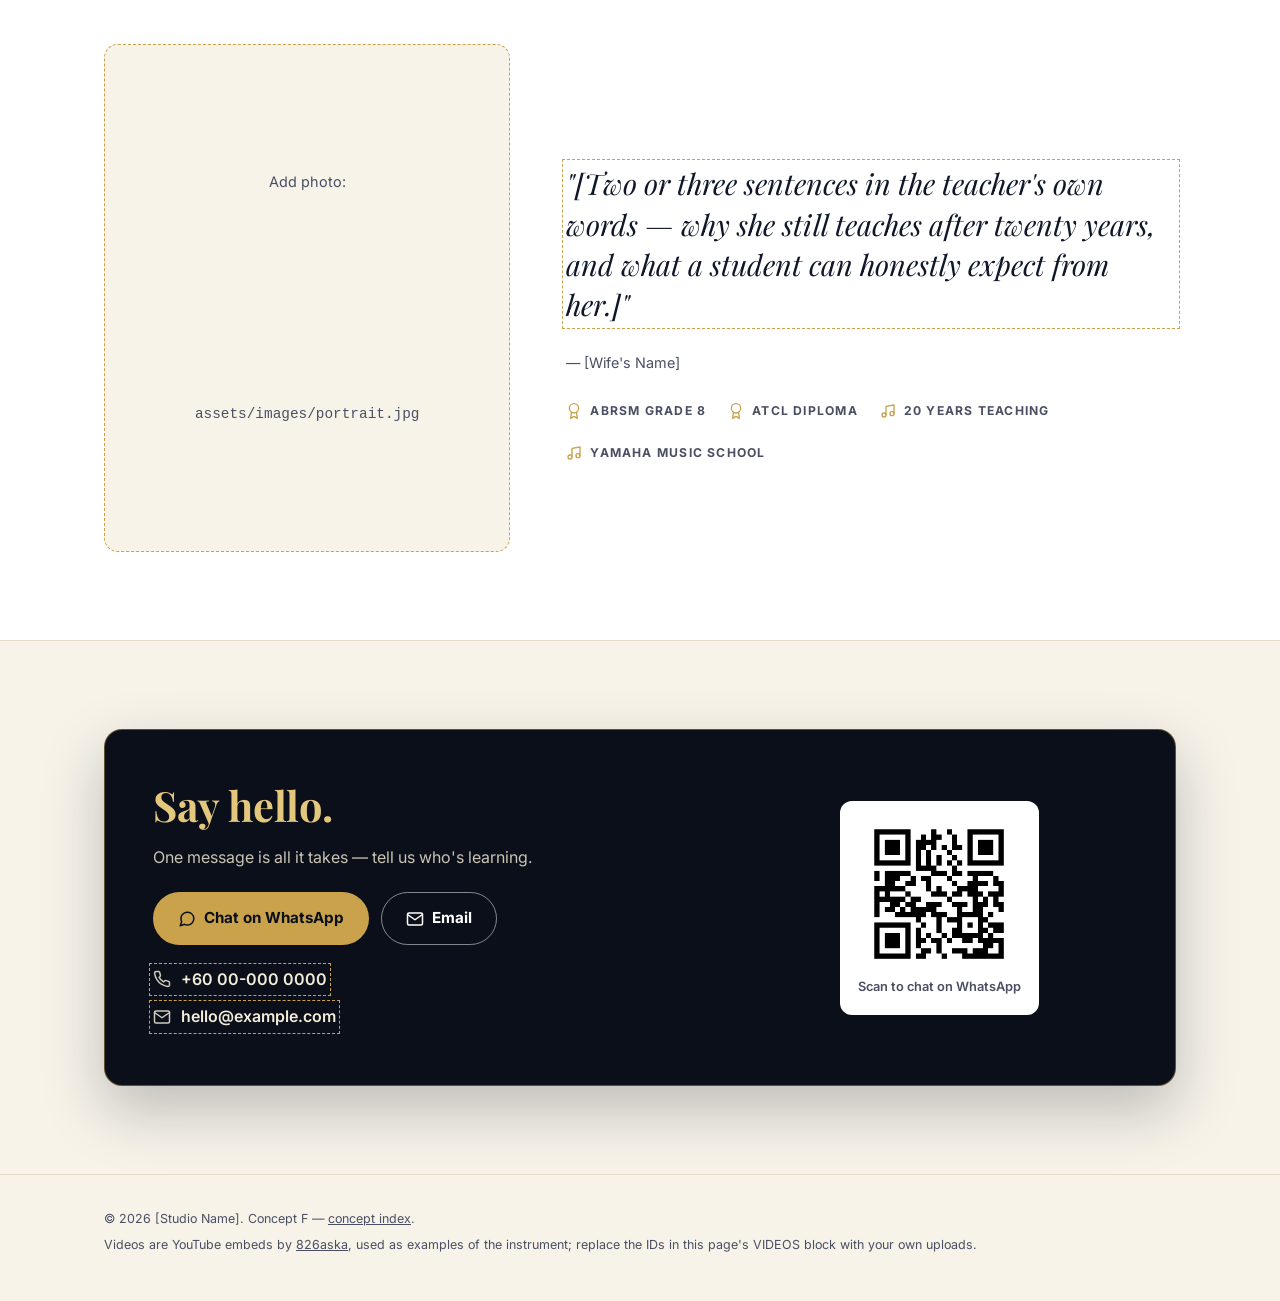
<file: concepts/video-quiet.html>
<!DOCTYPE html>
<html lang="en">
<head>
<meta charset="UTF-8">
<meta name="viewport" content="width=device-width, initial-scale=1.0">
<title>Concept F · Quiet — [Studio Name] Piano Studio</title>
<meta name="description" content="Video concept F: a calm, professional single page — one performance video, her name and credentials, three short audience cards, a note in her own words, and contact.">
<link rel="preconnect" href="https://fonts.googleapis.com">
<link href="https://fonts.googleapis.com/css2?family=Playfair+Display:ital,wght@0,600;0,700;1,600&family=Inter:wght@400;500;600;700&display=swap" rel="stylesheet">
<style>
:root { --bg: #f7f3e9; --ink: #0f1729; --dim: #4a4f63; --gold: #c9a24b; --gold-2: #e2c77d; --navy: #0b0f1a; --border: #e4dcc8; --surface: #fff; }
* { box-sizing: border-box; }
html { scroll-behavior: smooth; }
body { margin: 0; background: var(--bg); color: var(--ink); font-family: "Inter", system-ui, sans-serif; line-height: 1.6; -webkit-font-smoothing: antialiased; }
img { max-width: 100%; display: block; }
a { color: inherit; }
.container { max-width: 1120px; margin: 0 auto; padding: 0 24px; }
h1, h2, h3 { font-family: "Playfair Display", Georgia, serif; line-height: 1.1; margin: 0 0 .4em; letter-spacing: -.01em; }
h2 { font-size: clamp(1.8rem, 3.4vw, 2.6rem); }
h3 { font-size: 1.15rem; }

.nav { position: fixed; top: 0; left: 0; right: 0; z-index: 40; color: #fff; transition: background-color .4s, color .4s, border-color .4s; border-bottom: 1px solid transparent; }
.nav.solid { background: color-mix(in srgb, var(--bg) 84%, transparent); color: var(--ink); backdrop-filter: blur(14px); -webkit-backdrop-filter: blur(14px); border-color: var(--border); }
.nav-inner { display: flex; align-items: center; justify-content: space-between; height: 64px; gap: 16px; }
.brand { display: inline-flex; align-items: center; gap: 10px; font-family: "Playfair Display", Georgia, serif; font-weight: 700; font-size: 1.1rem; text-decoration: none; }
.brand-mark { width: 32px; height: 32px; border-radius: 10px; background: var(--gold); color: var(--navy); display: grid; place-items: center; font-family: "Inter", sans-serif; }
.nav-links { display: flex; gap: 24px; font-size: .9rem; font-weight: 600; }
.nav-links a { text-decoration: none; opacity: .85; }
@media (max-width: 760px) { .nav-links { display: none; } }

.btn { display: inline-flex; align-items: center; gap: 8px; padding: 13px 24px; border-radius: 999px; font-weight: 700; font-size: .95rem; text-decoration: none; border: 1.5px solid transparent; transition: transform .15s; }
.btn:hover { transform: translateY(-1px); }
.btn-gold { background: var(--gold); color: var(--navy); }
.btn-ghost-light { border-color: rgba(255, 255, 255, .5); color: #fff; }
.btn-ghost { border-color: var(--border); color: var(--ink); }
.btn-sm { padding: 9px 16px; font-size: .86rem; }
.btn svg { width: 18px; height: 18px; }
.btn-row { display: flex; gap: 12px; flex-wrap: wrap; justify-content: center; }

/* ---------- hero: one performance video ---------- */
.hero { position: relative; height: 100vh; height: 100svh; min-height: 560px; overflow: hidden; display: grid; place-items: center; text-align: center; color: #fff; background: var(--navy); }
.yt-bg { position: absolute; inset: 0; background: #000 center / cover no-repeat; }
.yt-bg iframe, .yt-bg > div { position: absolute; top: 50%; left: 50%; width: 100vw; height: 56.25vw; min-height: 100vh; min-width: 177.78vh; transform: translate(-50%, -50%); pointer-events: none; border: 0; }
.scrim { position: absolute; inset: 0; background: linear-gradient(180deg, rgba(11, 15, 26, .55) 0%, rgba(11, 15, 26, .35) 45%, rgba(11, 15, 26, .8) 100%); }
.hero-copy { position: relative; max-width: 760px; padding: 0 24px; }
.eyebrow { text-transform: uppercase; letter-spacing: .2em; font-size: .74rem; font-weight: 700; color: var(--gold-2); margin: 0 0 16px; }
.hero h1 { font-size: clamp(2.8rem, 8vw, 6rem); font-weight: 600; margin: 0 0 .2em; text-shadow: 0 2px 30px rgba(0, 0, 0, .4); }
.hero p { font-size: clamp(1rem, 1.7vw, 1.25rem); margin: 0 auto 26px; color: rgba(255, 255, 255, .9); max-width: 520px; }
.credit { position: absolute; right: 20px; bottom: 16px; font-size: .7rem; color: rgba(255, 255, 255, .7); text-align: right; max-width: 60%; }
.sound { position: absolute; left: 20px; bottom: 16px; display: inline-flex; align-items: center; gap: 8px; padding: 9px 14px; border-radius: 999px; background: rgba(0, 0, 0, .5); color: #fff; border: 1px solid rgba(255, 255, 255, .3); backdrop-filter: blur(8px); -webkit-backdrop-filter: blur(8px); font: 600 .8rem/1 "Inter", system-ui, sans-serif; cursor: pointer; }
.sound svg { width: 16px; height: 16px; }
html[data-sound="on"] .sound .off, html[data-sound="off"] .sound .on { display: none; }
@media (max-width: 760px) { .credit { bottom: 60px; right: 16px; max-width: 75%; } }

section { padding: 88px 0; }
.section-head { text-align: center; max-width: 560px; margin: 0 auto 40px; }
.section-head p { color: var(--dim); margin: 0; }

/* ---------- who I teach ---------- */
.cards { display: grid; gap: 22px; grid-template-columns: repeat(auto-fit, minmax(280px, 1fr)); }
.card { background: var(--surface); border: 1px solid var(--border); border-radius: 14px; overflow: hidden; }
.card .yt { position: relative; aspect-ratio: 16 / 9; background: #000 center / cover no-repeat; }
.card .yt iframe, .card .yt > div { position: absolute; inset: 0; width: 100%; height: 100%; border: 0; }
.card-body { padding: 20px 22px 22px; }
.card-body p { margin: 0 0 14px; color: var(--dim); font-size: .95rem; }
.card-body a { font-weight: 700; text-decoration: none; color: var(--ink); border-bottom: 2px solid var(--gold); }

/* ---------- in her words ---------- */
.words { background: var(--surface); border-top: 1px solid var(--border); border-bottom: 1px solid var(--border); }
.words-grid { display: grid; grid-template-columns: .8fr 1.2fr; gap: 56px; align-items: center; }
@media (max-width: 860px) { .words-grid { grid-template-columns: 1fr; gap: 32px; } }
.portrait { aspect-ratio: 4 / 5; border-radius: 14px; background: var(--bg); border: 1.5px dashed var(--gold); display: grid; place-items: center; color: var(--dim); font-size: .9rem; text-align: center; padding: 20px; }
blockquote.note { margin: 0; font-family: "Playfair Display", Georgia, serif; font-style: italic; font-size: clamp(1.3rem, 2.4vw, 1.8rem); line-height: 1.4; color: var(--ink); }
blockquote.note footer { font-family: "Inter", system-ui, sans-serif; font-style: normal; font-size: .9rem; color: var(--dim); margin-top: 18px; }
.creds { margin-top: 28px; display: flex; gap: 22px; flex-wrap: wrap; font-size: .76rem; font-weight: 700; letter-spacing: .1em; text-transform: uppercase; color: var(--dim); }
.creds span { display: inline-flex; align-items: center; gap: 8px; }
.creds svg { width: 16px; height: 16px; color: var(--gold); }

/* ---------- contact ---------- */
.band { background: var(--navy); color: #f3ecd9; border-radius: 18px; padding: 52px 48px; display: grid; grid-template-columns: 1.2fr .8fr; gap: 36px; align-items: center; border: 1px solid rgba(201, 162, 75, .45); box-shadow: 0 24px 60px rgba(15, 23, 41, .25); }
@media (max-width: 820px) { .band { grid-template-columns: 1fr; padding: 32px 24px; } }
.band h2 { color: var(--gold-2); }
.band p { margin: 0 0 22px; color: #c9c4b4; max-width: 460px; }
.band .btn-row { justify-content: flex-start; }
.contact-list { list-style: none; padding: 0; margin: 22px 0 0; display: grid; gap: 8px; font-weight: 600; }
.contact-list a { text-decoration: none; display: inline-flex; gap: 10px; align-items: center; }
.contact-list svg { width: 18px; height: 18px; opacity: .85; }
.qr-card { background: #fff; color: var(--ink); border-radius: 12px; padding: 18px; text-align: center; justify-self: center; }
.qr-card img { width: 150px; height: 150px; margin: 0 auto; }
.qr-card p { margin: 8px 0 0; font-size: .8rem; color: var(--dim); font-weight: 600; }

.placeholder { outline: 1.5px dashed var(--gold); outline-offset: 3px; }
.footer { padding: 28px 0 40px; border-top: 1px solid var(--border); font-size: .78rem; color: var(--dim); }
.footer p { margin: 6px 0; }
</style>
</head>
<body>

<svg width="0" height="0" style="position:absolute" aria-hidden="true">
  <defs>
    <symbol id="i-chat" viewBox="0 0 24 24" fill="none" stroke="currentColor" stroke-width="2" stroke-linecap="round" stroke-linejoin="round"><path d="M21 11.5a8.38 8.38 0 0 1-.9 3.8 8.5 8.5 0 0 1-7.6 4.7 8.38 8.38 0 0 1-3.8-.9L3 21l1.9-5.7a8.38 8.38 0 0 1-.9-3.8 8.5 8.5 0 0 1 4.7-7.6 8.38 8.38 0 0 1 3.8-.9h.5a8.48 8.48 0 0 1 8 8v.5z"/></symbol>
    <symbol id="i-mail" viewBox="0 0 24 24" fill="none" stroke="currentColor" stroke-width="2" stroke-linecap="round" stroke-linejoin="round"><path d="M4 4h16c1.1 0 2 .9 2 2v12c0 1.1-.9 2-2 2H4c-1.1 0-2-.9-2-2V6c0-1.1.9-2 2-2z"/><polyline points="22,6 12,13 2,6"/></symbol>
    <symbol id="i-phone" viewBox="0 0 24 24" fill="none" stroke="currentColor" stroke-width="2" stroke-linecap="round" stroke-linejoin="round"><path d="M22 16.92v3a2 2 0 0 1-2.18 2 19.79 19.79 0 0 1-8.63-3.07 19.5 19.5 0 0 1-6-6 19.79 19.79 0 0 1-3.07-8.67A2 2 0 0 1 4.11 2h3a2 2 0 0 1 2 1.72 12.84 12.84 0 0 0 .7 2.81 2 2 0 0 1-.45 2.11L8.09 9.91a16 16 0 0 0 6 6l1.27-1.27a2 2 0 0 1 2.11-.45 12.84 12.84 0 0 0 2.81.7A2 2 0 0 1 22 16.92z"/></symbol>
    <symbol id="i-award" viewBox="0 0 24 24" fill="none" stroke="currentColor" stroke-width="2" stroke-linecap="round" stroke-linejoin="round"><circle cx="12" cy="8" r="7"/><polyline points="8.21 13.89 7 23 12 20 17 23 15.79 13.88"/></symbol>
    <symbol id="i-music" viewBox="0 0 24 24" fill="none" stroke="currentColor" stroke-width="2" stroke-linecap="round" stroke-linejoin="round"><path d="M9 18V5l12-2v13"/><circle cx="6" cy="18" r="3"/><circle cx="18" cy="16" r="3"/></symbol>
    <symbol id="i-vol-off" viewBox="0 0 24 24" fill="none" stroke="currentColor" stroke-width="2" stroke-linecap="round" stroke-linejoin="round"><polygon points="11 5 6 9 2 9 2 15 6 15 11 19 11 5"/><line x1="23" y1="9" x2="17" y2="15"/><line x1="17" y1="9" x2="23" y2="15"/></symbol>
    <symbol id="i-vol-on" viewBox="0 0 24 24" fill="none" stroke="currentColor" stroke-width="2" stroke-linecap="round" stroke-linejoin="round"><polygon points="11 5 6 9 2 9 2 15 6 15 11 19 11 5"/><path d="M19.07 4.93a10 10 0 0 1 0 14.14M15.54 8.46a5 5 0 0 1 0 7.07"/></symbol>
  </defs>
</svg>

<nav class="nav" id="nav">
  <div class="container nav-inner">
    <a class="brand" href="#top"><span class="brand-mark">♪</span> [Studio Name]</a>
    <div class="nav-links">
      <a href="#who">Who I teach</a>
      <a href="#words">About</a>
      <a href="#contact">Contact</a>
    </div>
    <a class="btn btn-gold btn-sm" href="https://wa.me/60000000000" target="_blank" rel="noopener"><svg><use href="#i-chat"/></svg>WhatsApp</a>
  </div>
</nav>

<header class="hero" id="top">
  <div class="yt-bg" id="hero-yt" aria-hidden="true"></div>
  <div class="scrim"></div>
  <div class="hero-copy">
    <p class="eyebrow">Piano &amp; Electone lessons · <span class="placeholder">[Township]</span></p>
    <h1>[Wife's Name]</h1>
    <p>Twenty years of teaching. ABRSM Grade 8 · ATCL Diploma.</p>
    <div class="btn-row">
      <a class="btn btn-gold" href="https://wa.me/60000000000" target="_blank" rel="noopener"><svg><use href="#i-chat"/></svg>Message on WhatsApp</a>
      <a class="btn btn-ghost-light" href="#who">Who I teach ↓</a>
    </div>
  </div>
  <button class="sound" type="button" data-sound-toggle aria-label="Toggle sound">
    <span class="off"><svg><use href="#i-vol-off"/></svg></span><span class="on"><svg><use href="#i-vol-on"/></svg></span>
    <span class="off">Sound off</span><span class="on">Sound on</span>
  </button>
  <p class="credit">Electone: <a href="https://www.youtube.com/watch?v=SXF8kXsjquA" target="_blank" rel="noopener">826aska — YOASOBI「勇者」</a> (YouTube), shown as an example of the instrument</p>
</header>

<section id="who">
  <div class="container">
    <div class="section-head">
      <h2>Who I teach</h2>
      <p>Every lesson is planned around the person at the keyboard.</p>
    </div>
    <div class="cards">
      <div class="card" data-zone="kids">
        <div class="yt" data-video="kids"></div>
        <div class="card-body"><h3>Children, 4–12</h3><p>Playful first lessons. Parents welcome.</p><a href="#contact">Ask about a trial</a></div>
      </div>
      <div class="card" data-zone="students">
        <div class="yt" data-video="students"></div>
        <div class="card-body"><h3>Teens &amp; students</h3><p>Pop and anime on a real Electone. Exams when you want them.</p><a href="#contact">Book a trial</a></div>
      </div>
      <div class="card" data-zone="adults">
        <div class="yt" data-video="adults"></div>
        <div class="card-body"><h3>Adults &amp; returners</h3><p>Unhurried lessons, evenings and weekends.</p><a href="#contact">Arrange a first lesson</a></div>
      </div>
    </div>
  </div>
</section>

<section class="words" id="words">
  <div class="container words-grid">
    <div class="portrait">Add photo:<br><code>assets/images/portrait.jpg</code></div>
    <div>
      <blockquote class="note">
        <p class="placeholder">"[Two or three sentences in the teacher's own words — why she still teaches after twenty years, and what a student can honestly expect from her.]"</p>
        <footer>— [Wife's Name]</footer>
      </blockquote>
      <div class="creds">
        <span><svg><use href="#i-award"/></svg>ABRSM Grade 8</span>
        <span><svg><use href="#i-award"/></svg>ATCL Diploma</span>
        <span><svg><use href="#i-music"/></svg>20 years teaching</span>
        <span><svg><use href="#i-music"/></svg>Yamaha Music School</span>
      </div>
    </div>
  </div>
</section>

<section id="contact">
  <div class="container">
    <div class="band">
      <div>
        <h2>Say hello.</h2>
        <p>One message is all it takes — tell us who's learning.</p>
        <div class="btn-row">
          <a class="btn btn-gold" href="https://wa.me/60000000000" target="_blank" rel="noopener"><svg><use href="#i-chat"/></svg>Chat on WhatsApp</a>
          <a class="btn btn-ghost-light" href="mailto:hello@example.com"><svg><use href="#i-mail"/></svg>Email</a>
        </div>
        <ul class="contact-list">
          <li><a class="placeholder" href="tel:+60000000000"><svg><use href="#i-phone"/></svg>+60 00-000 0000</a></li>
          <li><a class="placeholder" href="mailto:hello@example.com"><svg><use href="#i-mail"/></svg>hello@example.com</a></li>
        </ul>
      </div>
      <div class="qr-card"><img src="../assets/qr/whatsapp-qr.png" alt="Scan to WhatsApp" onerror="this.style.opacity=0.3"><p>Scan to chat on WhatsApp</p></div>
    </div>
  </div>
</section>

<footer class="footer">
  <div class="container">
    <p>© <span id="year"></span> [Studio Name]. Concept F — <a href="index.html">concept index</a>.</p>
    <p>Videos are YouTube embeds by <a href="https://www.youtube.com/@826aska" target="_blank" rel="noopener">826aska</a>, used as examples of the instrument; replace the IDs in this page's VIDEOS block with your own uploads.</p>
  </div>
</footer>

<script src="yt-scroll.js"></script>
<script>
  document.getElementById('year').textContent = new Date().getFullYear();

  // Swap for her own uploads (unlisted YouTube videos work). One clip for now — 826aska's YOASOBI「勇者」—
  // entered at a different point per card. (Her other YOASOBI covers block embedded playback: error 150.)
  var VIDEOS = {
    hero:     { id: 'SXF8kXsjquA', start: 0 },
    kids:     { id: 'SXF8kXsjquA', start: 48 },
    students: { id: 'SXF8kXsjquA', start: 20 },
    adults:   { id: 'SXF8kXsjquA', start: 96 }
  };

  var nav = document.getElementById('nav');
  function onScroll() { nav.classList.toggle('solid', window.scrollY > window.innerHeight - 80); }
  window.addEventListener('scroll', onScroll, { passive: true });
  onScroll();

  var hero = YTScroll.create(document.getElementById('hero-yt'), VIDEOS.hero.id, { start: VIDEOS.hero.start });
  YTScroll.play(hero);

  var cards = Array.prototype.slice.call(document.querySelectorAll('.card .yt'));
  var cardPlayers = cards.map(function (el) { var v = VIDEOS[el.dataset.video]; return YTScroll.create(el, v.id, { controls: true, start: v.start }); });

  // Hero plays while it is on screen; each card plays (muted) while most of it is on screen.
  if ('IntersectionObserver' in window) {
    new IntersectionObserver(function (entries) {
      entries.forEach(function (e) { e.isIntersecting ? YTScroll.play(hero) : YTScroll.pause(hero); });
    }, { threshold: 0.2 }).observe(document.getElementById('top'));

    var io = new IntersectionObserver(function (entries) {
      entries.forEach(function (e) {
        var p = cardPlayers[cards.indexOf(e.target)];
        e.isIntersecting ? YTScroll.play(p) : YTScroll.pause(p);
      });
    }, { threshold: 0.6 });
    cards.forEach(function (c) { io.observe(c); });
  }
</script>

</body>
</html>
</file>
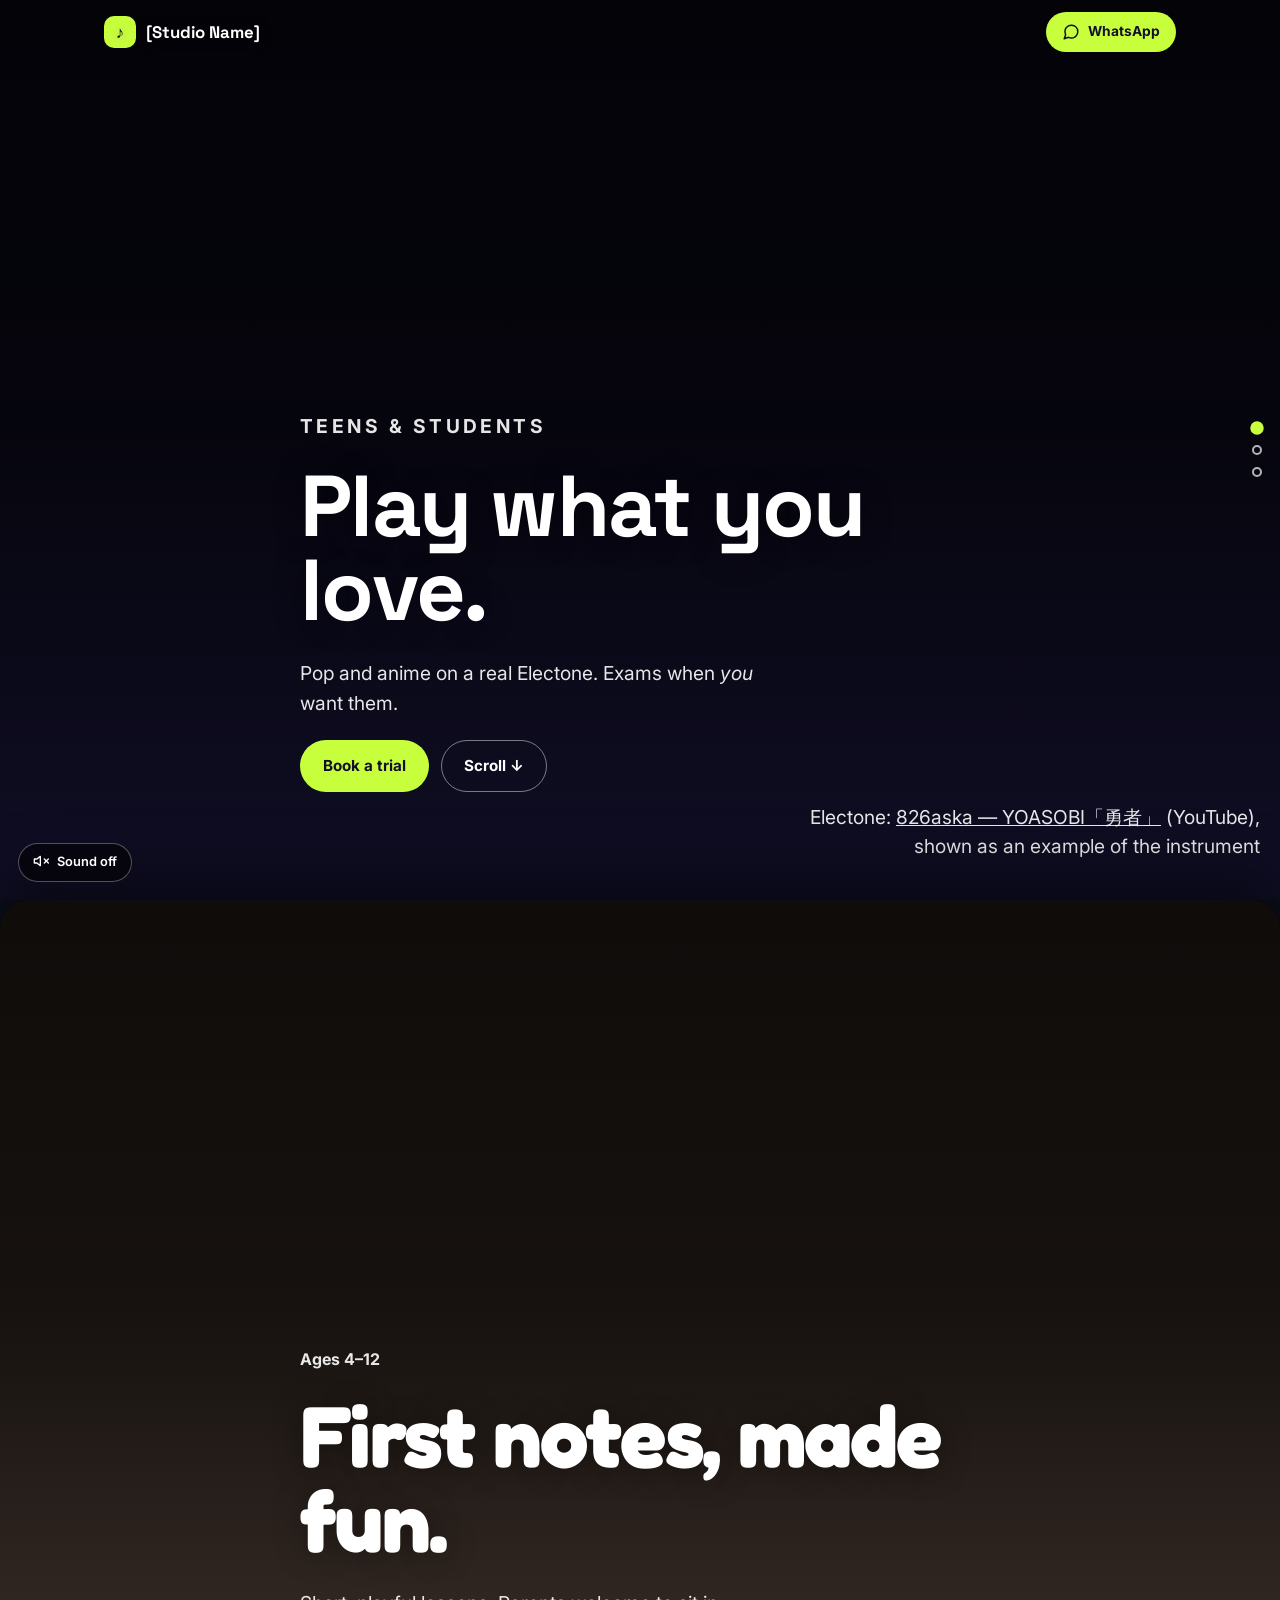
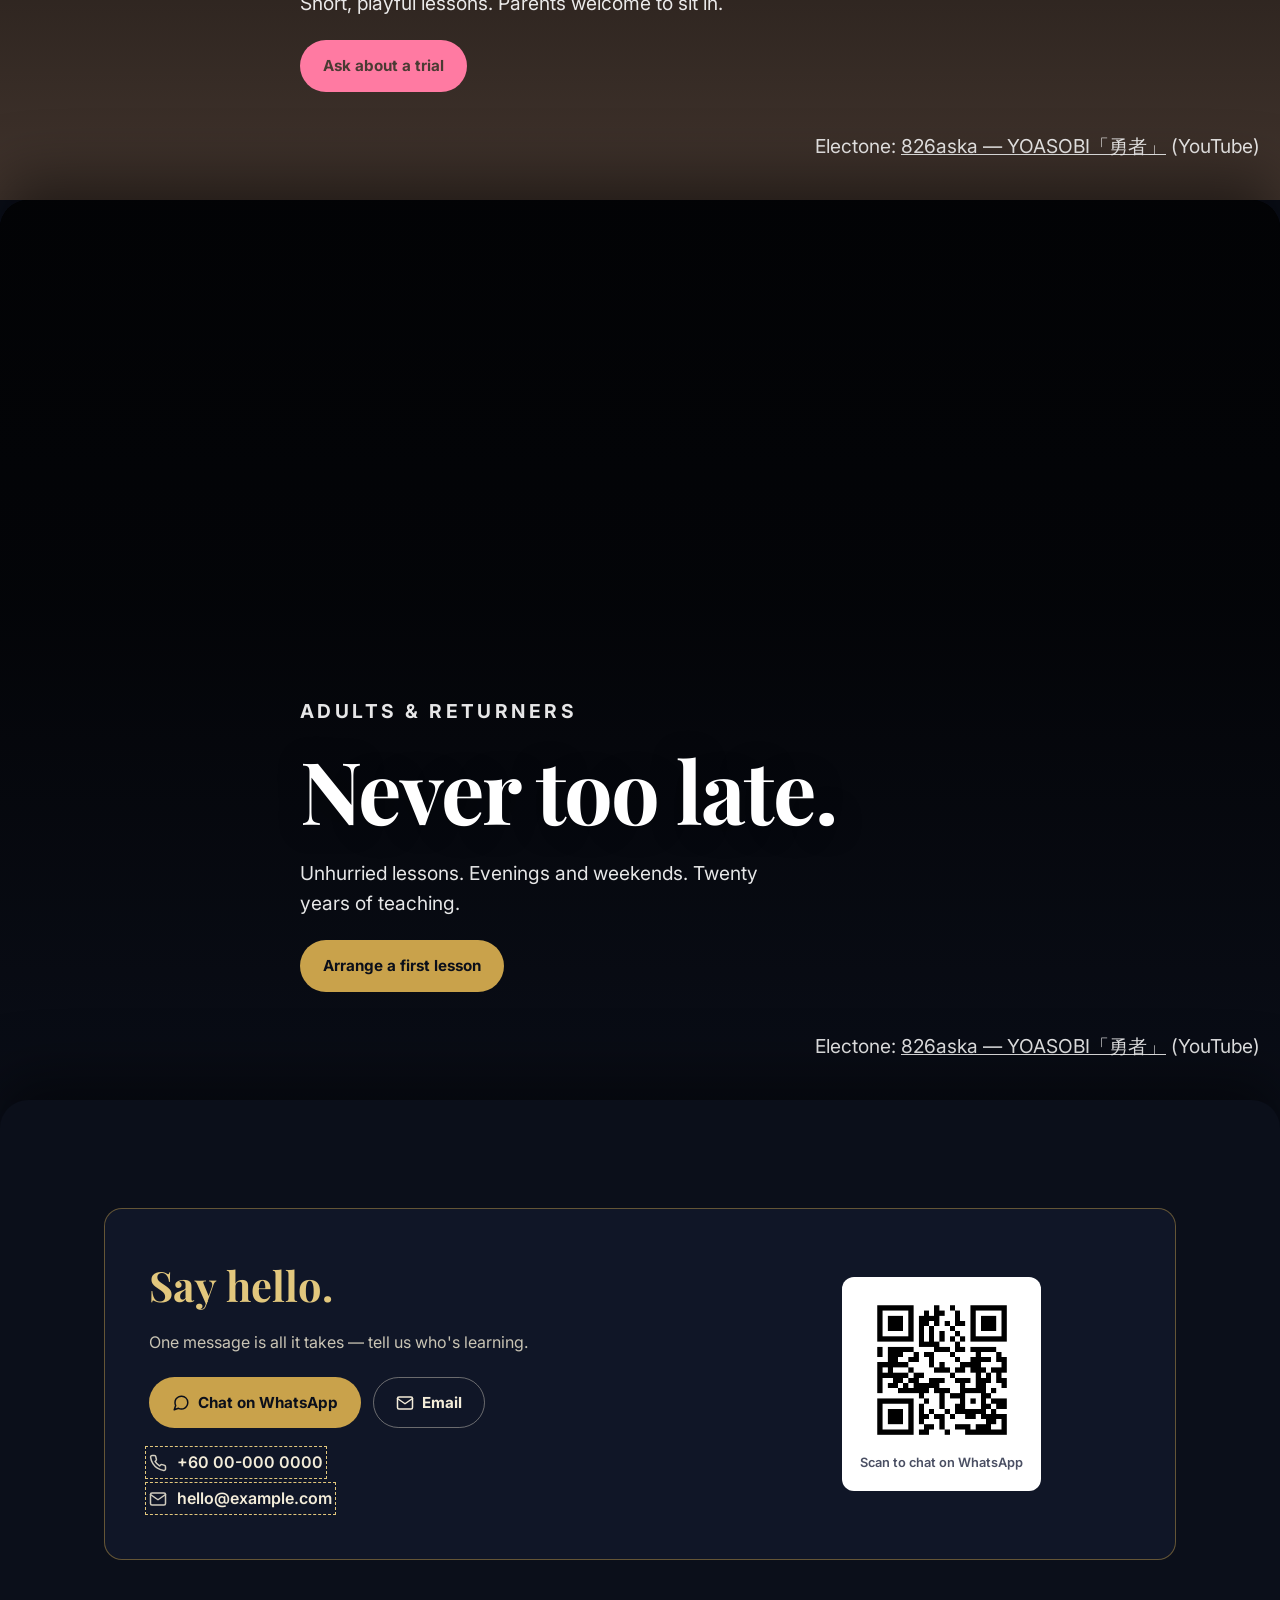
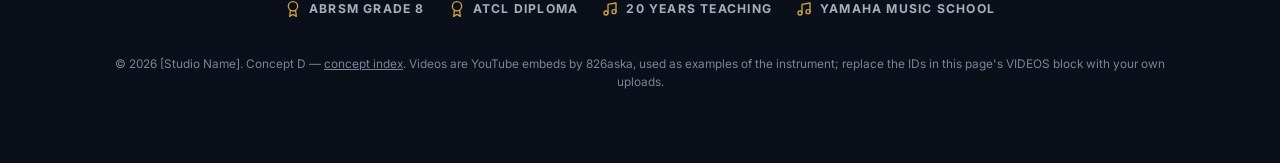
<file: concepts/video-reel.html>
<!DOCTYPE html>
<html lang="en" data-zone="students">
<head>
<meta charset="UTF-8">
<meta name="viewport" content="width=device-width, initial-scale=1.0">
<title>Concept D · Reel — [Studio Name] Piano Studio</title>
<meta name="description" content="Video concept D: three full-screen video scenes — teens & students, young kids, working adults — that stack as you scroll, each playing when it arrives.">
<link rel="preconnect" href="https://fonts.googleapis.com">
<link href="https://fonts.googleapis.com/css2?family=Space+Grotesk:wght@500;700&family=Fredoka:wght@500;700&family=Playfair+Display:ital,wght@0,600;0,700;1,600&family=Inter:wght@400;500;600;700&display=swap" rel="stylesheet">
<style>
html[data-zone="students"] { --chrome-accent: #c8ff3d; --chrome-accent-ink: #12102a; --brand-font: "Space Grotesk", system-ui, sans-serif; }
html[data-zone="kids"]     { --chrome-accent: #ff7aa2; --chrome-accent-ink: #4a3b33; --brand-font: "Fredoka", system-ui, sans-serif; }
html[data-zone="adults"]   { --chrome-accent: #c9a24b; --chrome-accent-ink: #0b0f1a; --brand-font: "Playfair Display", Georgia, serif; }

* { box-sizing: border-box; }
html { scroll-behavior: smooth; }
body { margin: 0; background: #0b0f1a; color: #fff; font-family: "Inter", system-ui, sans-serif; line-height: 1.55; -webkit-font-smoothing: antialiased; }
img { max-width: 100%; display: block; }
a { color: inherit; }
.container { max-width: 1120px; margin: 0 auto; padding: 0 24px; width: 100%; }

/* ---------- fixed chrome ---------- */
.topbar { position: fixed; top: 0; left: 0; right: 0; z-index: 60; pointer-events: none; }
.topbar-inner { display: flex; align-items: center; justify-content: space-between; height: 64px; }
.topbar a { pointer-events: auto; }
.brand { display: inline-flex; align-items: center; gap: 10px; font-family: var(--brand-font); font-weight: 700; font-size: 1.05rem; text-decoration: none; text-shadow: 0 1px 12px rgba(0, 0, 0, .5); }
.brand-mark { width: 32px; height: 32px; border-radius: 10px; background: var(--chrome-accent); color: var(--chrome-accent-ink); display: grid; place-items: center; font-family: "Inter", sans-serif; transition: background-color .5s, color .5s; }
.wa { display: inline-flex; align-items: center; gap: 8px; padding: 9px 16px; border-radius: 999px; font-weight: 700; font-size: .86rem; text-decoration: none; background: var(--chrome-accent); color: var(--chrome-accent-ink); transition: background-color .5s, color .5s; }
.wa svg { width: 18px; height: 18px; }

.dots { position: fixed; right: 18px; top: 50%; transform: translateY(-50%); z-index: 60; display: grid; gap: 12px; }
.dots a { width: 10px; height: 10px; border-radius: 50%; border: 2px solid rgba(255, 255, 255, .7); display: block; transition: transform .3s, background-color .3s, border-color .3s; }
html[data-zone="students"] .dots a[data-d="students"],
html[data-zone="kids"]     .dots a[data-d="kids"],
html[data-zone="adults"]   .dots a[data-d="adults"] { background: var(--chrome-accent); border-color: var(--chrome-accent); transform: scale(1.35); }

.sound { position: fixed; left: 18px; bottom: 18px; z-index: 60; display: inline-flex; align-items: center; gap: 8px; padding: 9px 14px; border-radius: 999px; background: rgba(0, 0, 0, .5); color: #fff; border: 1px solid rgba(255, 255, 255, .3); backdrop-filter: blur(8px); -webkit-backdrop-filter: blur(8px); font: 600 .8rem/1 "Inter", system-ui, sans-serif; cursor: pointer; }
.sound svg { width: 16px; height: 16px; }
html[data-sound="on"] .sound .off, html[data-sound="off"] .sound .on { display: none; }

/* ---------- stacked video scenes ---------- */
.scene { position: sticky; top: 0; height: 100vh; height: 100svh; overflow: hidden; display: flex; align-items: flex-end; background: #000; }
.scene + .scene { border-radius: 28px 28px 0 0; box-shadow: 0 -20px 60px rgba(0, 0, 0, .5); }
.scene-students { --accent: #c8ff3d; --accent-ink: #12102a; --font-head: "Space Grotesk", system-ui, sans-serif; --tint: 18, 16, 42; }
.scene-kids     { --accent: #ff7aa2; --accent-ink: #4a3b33; --font-head: "Fredoka", system-ui, sans-serif;       --tint: 74, 59, 51; }
.scene-adults   { --accent: #c9a24b; --accent-ink: #0b0f1a; --font-head: "Playfair Display", Georgia, serif;     --tint: 11, 15, 26; }

.yt { position: absolute; inset: 0; background: #000 center / cover no-repeat; }
.yt iframe, .yt > div { position: absolute; top: 50%; left: 50%; width: 100vw; height: 56.25vw; min-height: 100vh; min-width: 177.78vh; transform: translate(-50%, -50%); pointer-events: none; border: 0; }
.scrim { position: absolute; inset: 0; background: linear-gradient(180deg, rgba(var(--tint), .2) 0%, rgba(var(--tint), .3) 45%, rgba(var(--tint), .88) 100%); }

.copy { position: relative; padding: 0 0 12vh; max-width: 680px; }
.eyebrow { text-transform: uppercase; letter-spacing: .18em; font-size: .74rem; font-weight: 700; color: var(--accent); margin: 0 0 12px; }
.scene-kids .eyebrow { text-transform: none; letter-spacing: 0; font-size: 1rem; }
.scene h1 { font-family: var(--font-head); font-size: clamp(2.6rem, 7vw, 5.4rem); line-height: .98; margin: 0 0 .3em; letter-spacing: -.02em; text-shadow: 0 2px 30px rgba(0, 0, 0, .35); }
.scene p { font-size: clamp(1rem, 1.6vw, 1.2rem); margin: 0 0 22px; color: rgba(255, 255, 255, .9); max-width: 480px; }
.btn { display: inline-flex; align-items: center; gap: 8px; padding: 13px 22px; border-radius: 999px; font-weight: 700; font-size: .95rem; text-decoration: none; border: 1.5px solid transparent; transition: transform .15s; }
.btn:hover { transform: translateY(-1px); }
.btn-primary { background: var(--accent); color: var(--accent-ink); }
.btn-ghost { border-color: rgba(255, 255, 255, .45); color: #fff; }
.btn-row { display: flex; gap: 12px; flex-wrap: wrap; }
.credit { position: absolute; right: 20px; bottom: 16px; font-size: .7rem; color: rgba(255, 255, 255, .7); text-align: right; max-width: 60%; }
@media (max-width: 760px) {
  .copy { padding-bottom: 15vh; }
  .credit { bottom: 62px; right: 16px; max-width: 70%; }
}

/* ---------- closing section (scrolls over the stack) ---------- */
.after { position: relative; z-index: 5; background: #0b0f1a; color: #f3ecd9; padding: 12vh 0 8vh; border-radius: 28px 28px 0 0; box-shadow: 0 -20px 60px rgba(0, 0, 0, .5); }
.band { display: grid; grid-template-columns: 1.2fr .8fr; gap: 36px; align-items: center; padding: 44px; border: 1px solid rgba(201, 162, 75, .45); border-radius: 18px; background: #101627; }
@media (max-width: 820px) { .band { grid-template-columns: 1fr; padding: 30px 22px; } }
.band h2 { font-family: "Playfair Display", Georgia, serif; font-size: clamp(1.8rem, 3.4vw, 2.6rem); margin: 0 0 .3em; color: #e2c77d; }
.band p { margin: 0 0 22px; color: #c9c4b4; max-width: 460px; }
.btn-gold { background: #c9a24b; color: #0b0f1a; }
.btn-ghost-light { border-color: rgba(243, 236, 217, .4); color: #f3ecd9; }
.contact-list { list-style: none; padding: 0; margin: 22px 0 0; display: grid; gap: 8px; font-weight: 600; }
.contact-list a { text-decoration: none; display: inline-flex; gap: 10px; align-items: center; }
.contact-list svg { width: 18px; height: 18px; opacity: .85; }
.qr-card { background: #fff; color: #0f1729; border-radius: 12px; padding: 18px; text-align: center; justify-self: center; }
.qr-card img { width: 150px; height: 150px; margin: 0 auto; }
.qr-card p { margin: 8px 0 0; font-size: .8rem; color: #4a4f63; font-weight: 600; }
.creds { margin: 40px 0 0; display: flex; gap: 24px; flex-wrap: wrap; justify-content: center; font-size: .76rem; font-weight: 700; letter-spacing: .1em; text-transform: uppercase; color: #a9adbb; }
.creds span { display: inline-flex; align-items: center; gap: 8px; }
.creds svg { width: 16px; height: 16px; color: #c9a24b; }
.credits { margin: 36px 0 0; font-size: .74rem; color: #7d8296; text-align: center; }
.placeholder { outline: 1.5px dashed #e2c77d; outline-offset: 3px; }
</style>
</head>
<body>

<svg width="0" height="0" style="position:absolute" aria-hidden="true">
  <defs>
    <symbol id="i-chat" viewBox="0 0 24 24" fill="none" stroke="currentColor" stroke-width="2" stroke-linecap="round" stroke-linejoin="round"><path d="M21 11.5a8.38 8.38 0 0 1-.9 3.8 8.5 8.5 0 0 1-7.6 4.7 8.38 8.38 0 0 1-3.8-.9L3 21l1.9-5.7a8.38 8.38 0 0 1-.9-3.8 8.5 8.5 0 0 1 4.7-7.6 8.38 8.38 0 0 1 3.8-.9h.5a8.48 8.48 0 0 1 8 8v.5z"/></symbol>
    <symbol id="i-mail" viewBox="0 0 24 24" fill="none" stroke="currentColor" stroke-width="2" stroke-linecap="round" stroke-linejoin="round"><path d="M4 4h16c1.1 0 2 .9 2 2v12c0 1.1-.9 2-2 2H4c-1.1 0-2-.9-2-2V6c0-1.1.9-2 2-2z"/><polyline points="22,6 12,13 2,6"/></symbol>
    <symbol id="i-phone" viewBox="0 0 24 24" fill="none" stroke="currentColor" stroke-width="2" stroke-linecap="round" stroke-linejoin="round"><path d="M22 16.92v3a2 2 0 0 1-2.18 2 19.79 19.79 0 0 1-8.63-3.07 19.5 19.5 0 0 1-6-6 19.79 19.79 0 0 1-3.07-8.67A2 2 0 0 1 4.11 2h3a2 2 0 0 1 2 1.72 12.84 12.84 0 0 0 .7 2.81 2 2 0 0 1-.45 2.11L8.09 9.91a16 16 0 0 0 6 6l1.27-1.27a2 2 0 0 1 2.11-.45 12.84 12.84 0 0 0 2.81.7A2 2 0 0 1 22 16.92z"/></symbol>
    <symbol id="i-award" viewBox="0 0 24 24" fill="none" stroke="currentColor" stroke-width="2" stroke-linecap="round" stroke-linejoin="round"><circle cx="12" cy="8" r="7"/><polyline points="8.21 13.89 7 23 12 20 17 23 15.79 13.88"/></symbol>
    <symbol id="i-music" viewBox="0 0 24 24" fill="none" stroke="currentColor" stroke-width="2" stroke-linecap="round" stroke-linejoin="round"><path d="M9 18V5l12-2v13"/><circle cx="6" cy="18" r="3"/><circle cx="18" cy="16" r="3"/></symbol>
    <symbol id="i-vol-off" viewBox="0 0 24 24" fill="none" stroke="currentColor" stroke-width="2" stroke-linecap="round" stroke-linejoin="round"><polygon points="11 5 6 9 2 9 2 15 6 15 11 19 11 5"/><line x1="23" y1="9" x2="17" y2="15"/><line x1="17" y1="9" x2="23" y2="15"/></symbol>
    <symbol id="i-vol-on" viewBox="0 0 24 24" fill="none" stroke="currentColor" stroke-width="2" stroke-linecap="round" stroke-linejoin="round"><polygon points="11 5 6 9 2 9 2 15 6 15 11 19 11 5"/><path d="M19.07 4.93a10 10 0 0 1 0 14.14M15.54 8.46a5 5 0 0 1 0 7.07"/></symbol>
  </defs>
</svg>

<header class="topbar">
  <div class="container topbar-inner">
    <a class="brand" href="#students"><span class="brand-mark">♪</span>[Studio Name]</a>
    <a class="wa" href="https://wa.me/60000000000" target="_blank" rel="noopener"><svg><use href="#i-chat"/></svg>WhatsApp</a>
  </div>
</header>

<nav class="dots" aria-label="Audience">
  <a href="#students" data-d="students" aria-label="Teens and students"></a>
  <a href="#kids" data-d="kids" aria-label="Kids"></a>
  <a href="#adults" data-d="adults" aria-label="Adults"></a>
</nav>

<button class="sound" type="button" data-sound-toggle aria-label="Toggle sound">
  <span class="off"><svg><use href="#i-vol-off"/></svg></span><span class="on"><svg><use href="#i-vol-on"/></svg></span>
  <span class="off">Sound off</span><span class="on">Sound on</span>
</button>

<section class="scene scene-students" id="students" data-zone="students" data-video="students">
  <div class="yt" aria-hidden="true"></div>
  <div class="scrim"></div>
  <div class="container copy">
    <p class="eyebrow">Teens &amp; students</p>
    <h1>Play what you love.</h1>
    <p>Pop and anime on a real Electone. Exams when <em>you</em> want them.</p>
    <div class="btn-row"><a class="btn btn-primary" href="https://wa.me/60000000000" target="_blank" rel="noopener">Book a trial</a><a class="btn btn-ghost" href="#kids">Scroll ↓</a></div>
  </div>
  <p class="credit">Electone: <a href="https://www.youtube.com/watch?v=SXF8kXsjquA" target="_blank" rel="noopener">826aska — YOASOBI「勇者」</a> (YouTube), shown as an example of the instrument</p>
</section>

<section class="scene scene-kids" id="kids" data-zone="kids" data-video="kids">
  <div class="yt" aria-hidden="true"></div>
  <div class="scrim"></div>
  <div class="container copy">
    <p class="eyebrow">Ages 4–12</p>
    <h1>First notes, made fun.</h1>
    <p>Short, playful lessons. Parents welcome to sit in.</p>
    <div class="btn-row"><a class="btn btn-primary" href="https://wa.me/60000000000" target="_blank" rel="noopener">Ask about a trial</a></div>
  </div>
  <p class="credit">Electone: <a href="https://www.youtube.com/watch?v=SXF8kXsjquA" target="_blank" rel="noopener">826aska — YOASOBI「勇者」</a> (YouTube)</p>
</section>

<section class="scene scene-adults" id="adults" data-zone="adults" data-video="adults">
  <div class="yt" aria-hidden="true"></div>
  <div class="scrim"></div>
  <div class="container copy">
    <p class="eyebrow">Adults &amp; returners</p>
    <h1>Never too late.</h1>
    <p>Unhurried lessons. Evenings and weekends. Twenty years of teaching.</p>
    <div class="btn-row"><a class="btn btn-primary" href="#contact">Arrange a first lesson</a></div>
  </div>
  <p class="credit">Electone: <a href="https://www.youtube.com/watch?v=SXF8kXsjquA" target="_blank" rel="noopener">826aska — YOASOBI「勇者」</a> (YouTube)</p>
</section>

<section class="after" id="contact">
  <div class="container">
    <div class="band">
      <div>
        <h2>Say hello.</h2>
        <p>One message is all it takes — tell us who's learning.</p>
        <div class="btn-row">
          <a class="btn btn-gold" href="https://wa.me/60000000000" target="_blank" rel="noopener"><svg width="18" height="18"><use href="#i-chat"/></svg>Chat on WhatsApp</a>
          <a class="btn btn-ghost-light" href="mailto:hello@example.com"><svg width="18" height="18"><use href="#i-mail"/></svg>Email</a>
        </div>
        <ul class="contact-list">
          <li><a class="placeholder" href="tel:+60000000000"><svg><use href="#i-phone"/></svg>+60 00-000 0000</a></li>
          <li><a class="placeholder" href="mailto:hello@example.com"><svg><use href="#i-mail"/></svg>hello@example.com</a></li>
        </ul>
      </div>
      <div class="qr-card"><img src="../assets/qr/whatsapp-qr.png" alt="Scan to WhatsApp" onerror="this.style.opacity=0.3"><p>Scan to chat on WhatsApp</p></div>
    </div>
    <div class="creds">
      <span><svg><use href="#i-award"/></svg>ABRSM Grade 8</span>
      <span><svg><use href="#i-award"/></svg>ATCL Diploma</span>
      <span><svg><use href="#i-music"/></svg>20 years teaching</span>
      <span><svg><use href="#i-music"/></svg>Yamaha Music School</span>
    </div>
    <p class="credits">© <span id="year"></span> [Studio Name]. Concept D — <a href="index.html">concept index</a>. Videos are YouTube embeds by 826aska, used as examples of the instrument; replace the IDs in this page's VIDEOS block with your own uploads.</p>
  </div>
</section>

<script src="yt-scroll.js"></script>
<script>
  document.getElementById('year').textContent = new Date().getFullYear();

  // Swap these for her own uploads (unlisted YouTube videos work). Keys match data-video on each scene.
  // One clip for now — 826aska's YOASOBI「勇者」— entered at a different point per scene. (Her other
  // YOASOBI covers block embedded playback: player error 150.)
  var VIDEOS = {
    students: { id: 'SXF8kXsjquA', start: 0 },
    kids:     { id: 'SXF8kXsjquA', start: 48 },
    adults:   { id: 'SXF8kXsjquA', start: 96 }
  };

  var root = document.documentElement;
  var scenes = Array.prototype.slice.call(document.querySelectorAll('.scene'));
  var after = document.querySelector('.after');
  var players = scenes.map(function (s) { var v = VIDEOS[s.dataset.video]; return YTScroll.create(s.querySelector('.yt'), v.id, { start: v.start }); });
  var active = -1, ticking = false;

  // A scene is "active" once it has risen past the middle of the viewport; only that one plays.
  function update() {
    ticking = false;
    var vh = window.innerHeight, idx = 0;
    scenes.forEach(function (s, i) { if (s.getBoundingClientRect().top <= vh * 0.5) idx = i; });
    if (after.getBoundingClientRect().top <= vh * 0.5) idx = -1;
    if (idx === active) return;
    active = idx;
    if (idx >= 0) root.dataset.zone = scenes[idx].dataset.zone;
    players.forEach(function (p, i) { i === idx ? YTScroll.play(p) : YTScroll.pause(p); });
  }
  function onScroll() { if (!ticking) { ticking = true; requestAnimationFrame(update); } }
  window.addEventListener('scroll', onScroll, { passive: true });
  window.addEventListener('resize', onScroll);
  update();
</script>

</body>
</html>
</file>
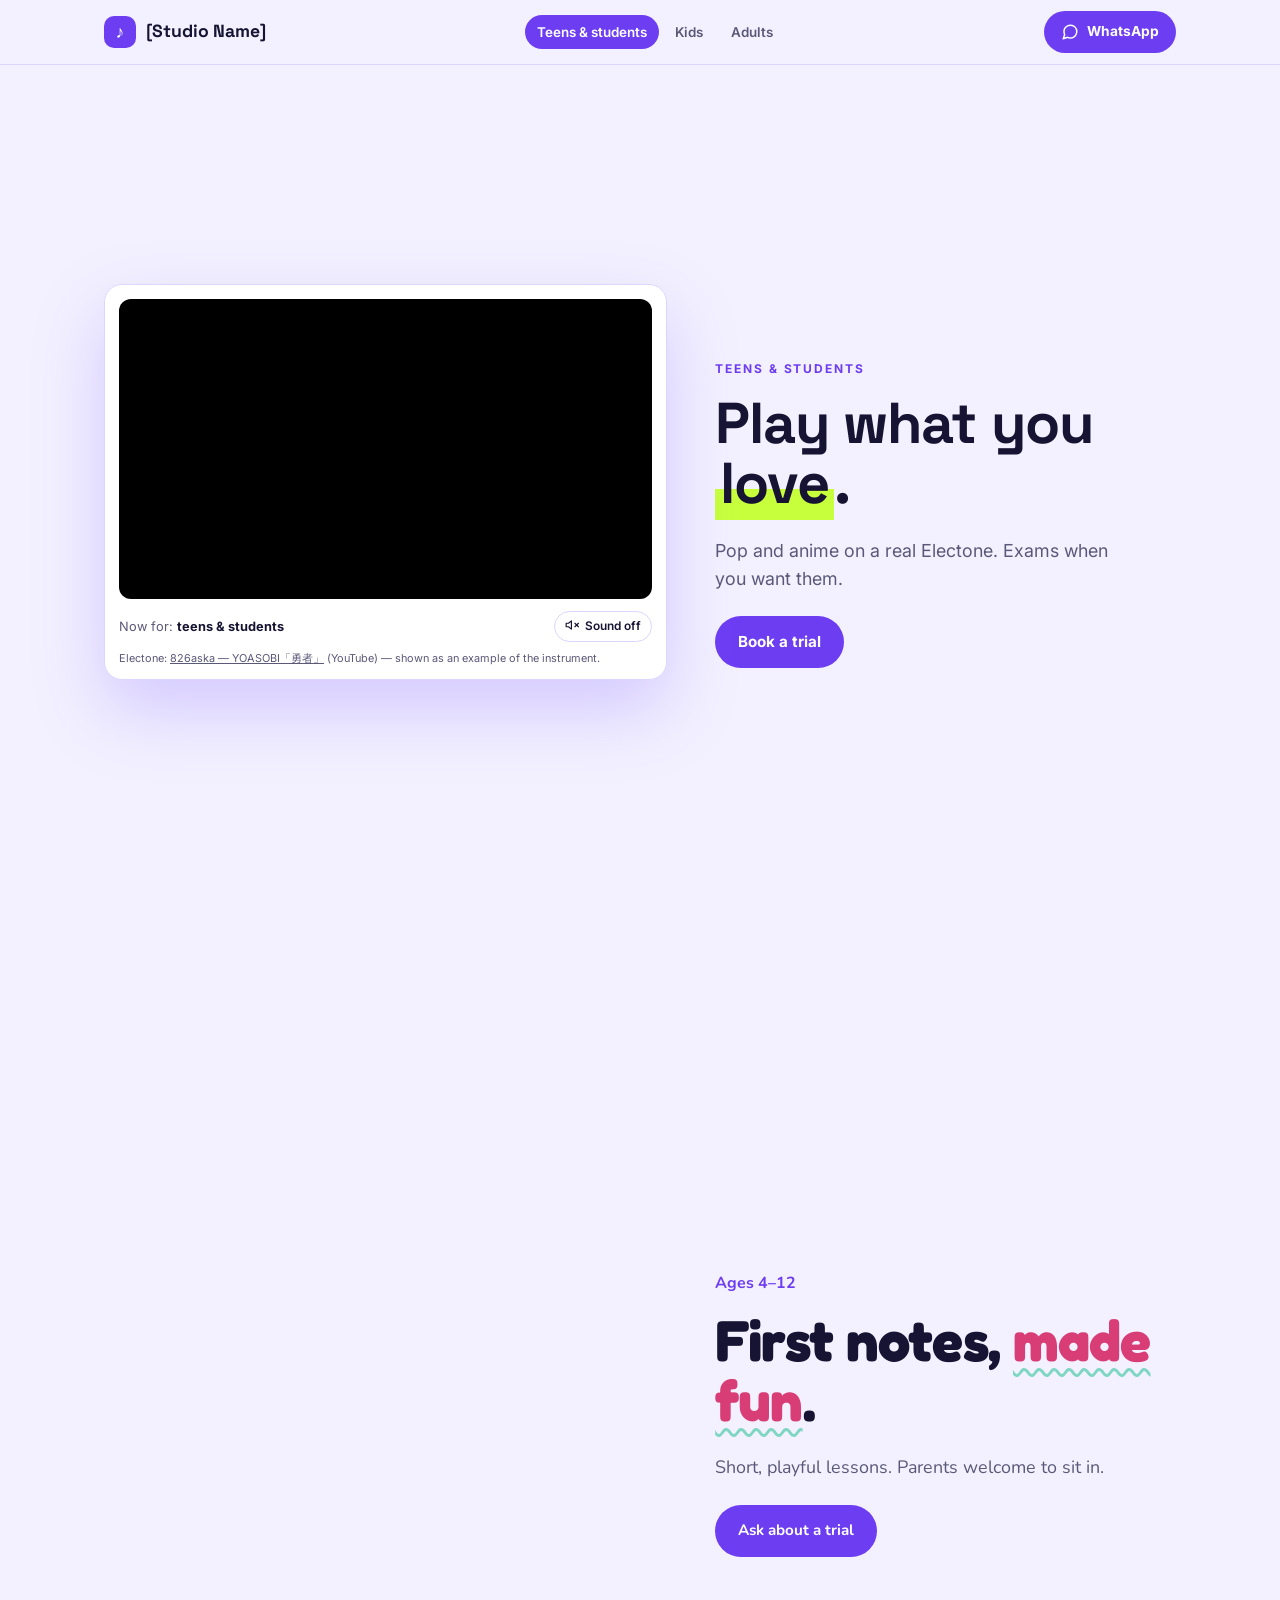
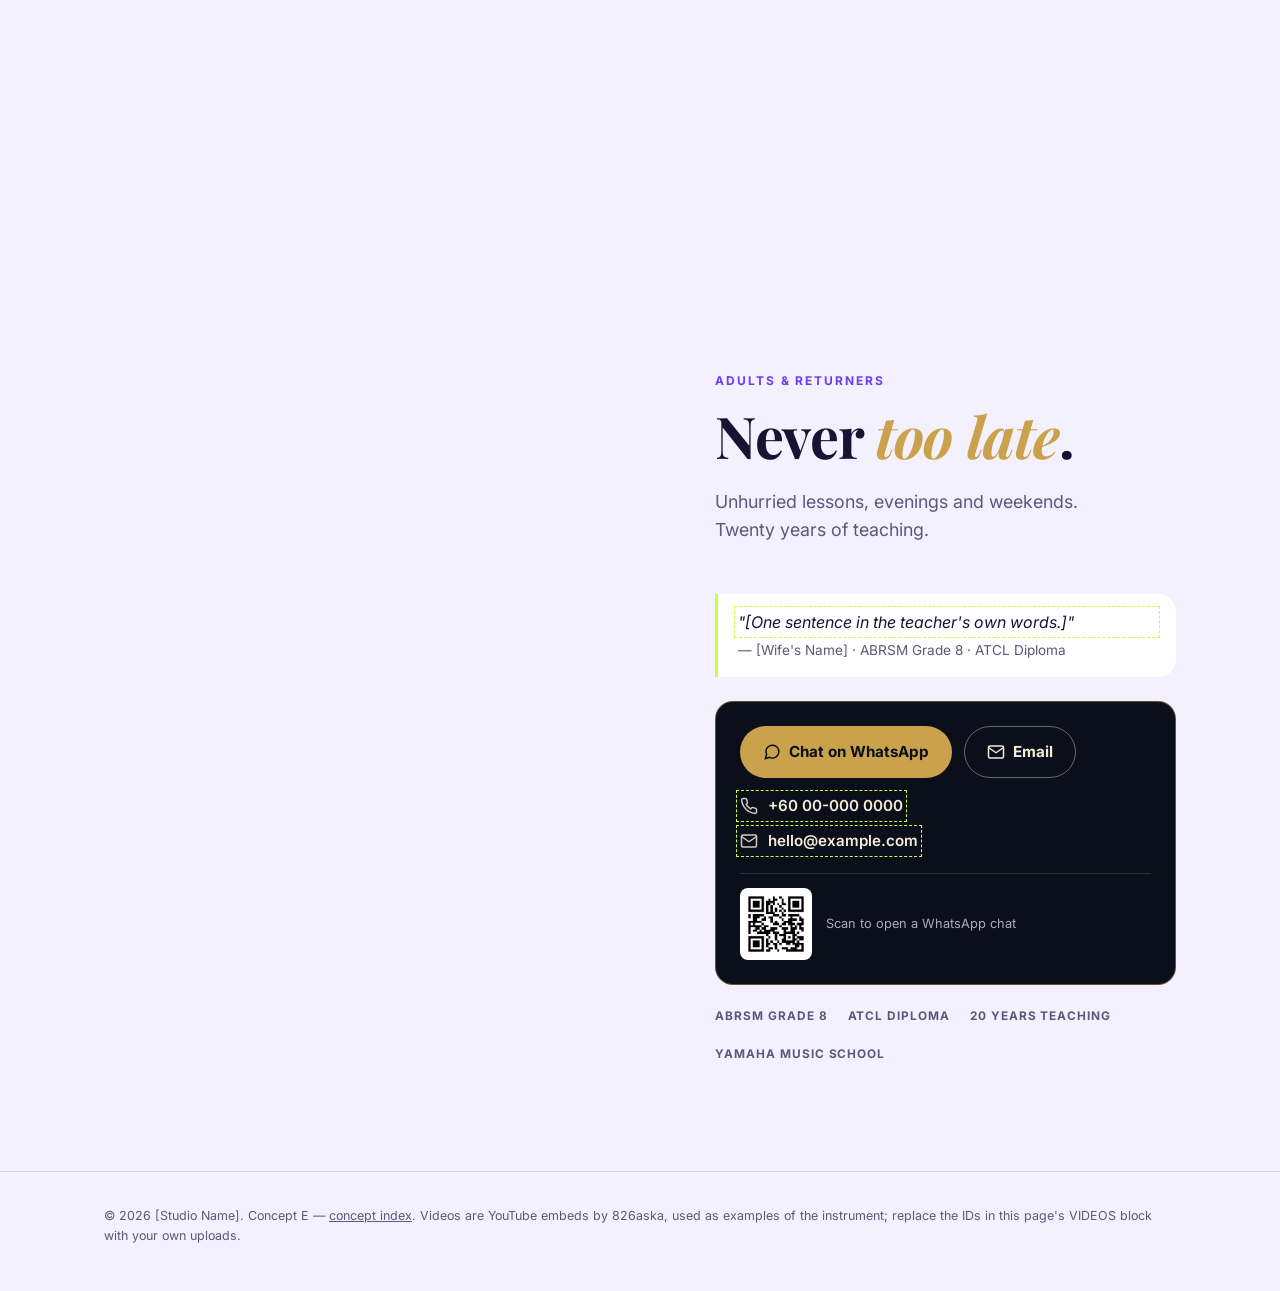
<file: concepts/video-stage.html>
<!DOCTYPE html>
<html lang="en" data-zone="students">
<head>
<meta charset="UTF-8">
<meta name="viewport" content="width=device-width, initial-scale=1.0">
<title>Concept E · Stage, video edition — [Studio Name] Piano Studio</title>
<meta name="description" content="Video concept E: a pinned video stage that switches performance clips as the audience panels — teens & students, young kids, working adults — scroll past.">
<link rel="preconnect" href="https://fonts.googleapis.com">
<link href="https://fonts.googleapis.com/css2?family=Space+Grotesk:wght@500;700&family=Fredoka:wght@500;700&family=Playfair+Display:ital,wght@0,600;0,700;1,600&family=Inter:wght@400;500;600;700&family=Nunito:wght@500;700&display=swap" rel="stylesheet">
<style>
html[data-zone="students"] { --bg: #f3f1ff; --ink: #171433; --dim: #5b5878; --accent: #6d3df2; --accent-ink: #fff;    --pop: #c8ff3d; --border: #dcd6ff; --surface: #fff; --glow: #8b6cff; --radius: 18px; --font-brand: "Space Grotesk", system-ui, sans-serif; }
html[data-zone="kids"]     { --bg: #fff5ea; --ink: #4a3b33; --dim: #8a7a70; --accent: #d93d75; --accent-ink: #fff;    --pop: #7fd6c2; --border: #ffdcc4; --surface: #fff; --glow: #ff9fbd; --radius: 30px; --font-brand: "Fredoka", system-ui, sans-serif; }
html[data-zone="adults"]   { --bg: #f7f3e9; --ink: #0f1729; --dim: #4a4f63; --accent: #0f1729; --accent-ink: #f3ecd9; --pop: #c9a24b; --border: #e4dcc8; --surface: #fff; --glow: #c9a24b; --radius: 10px; --font-brand: "Playfair Display", Georgia, serif; }

* { box-sizing: border-box; }
html { scroll-behavior: smooth; }
body { margin: 0; background: var(--bg); color: var(--ink); font-family: "Inter", system-ui, sans-serif; line-height: 1.55; -webkit-font-smoothing: antialiased; transition: background-color .8s ease, color .8s ease; }
img { max-width: 100%; display: block; }
a { color: inherit; }
.container { max-width: 1120px; margin: 0 auto; padding: 0 24px; }

.nav { position: fixed; top: 0; left: 0; right: 0; z-index: 40; background: color-mix(in srgb, var(--bg) 78%, transparent); backdrop-filter: blur(14px); -webkit-backdrop-filter: blur(14px); border-bottom: 1px solid var(--border); transition: background-color .8s, border-color .8s; }
.nav-inner { display: flex; align-items: center; justify-content: space-between; height: 64px; gap: 16px; }
.brand { display: inline-flex; align-items: center; gap: 10px; font-family: var(--font-brand); font-weight: 700; font-size: 1.1rem; text-decoration: none; }
.brand-mark { width: 32px; height: 32px; border-radius: 10px; background: var(--accent); color: var(--accent-ink); display: grid; place-items: center; font-family: "Inter", sans-serif; transition: background-color .6s, color .6s; }
.nav-links { display: flex; gap: 4px; }
.nav-links a { padding: 7px 12px; border-radius: 999px; font-size: .84rem; font-weight: 600; color: var(--dim); text-decoration: none; transition: background-color .3s, color .3s; }
html[data-zone="students"] .nav-links a[data-n="students"],
html[data-zone="kids"]     .nav-links a[data-n="kids"],
html[data-zone="adults"]   .nav-links a[data-n="adults"] { background: var(--accent); color: var(--accent-ink); }
@media (max-width: 760px) { .nav-links { display: none; } }

.btn { display: inline-flex; align-items: center; gap: 8px; padding: 13px 22px; border-radius: 999px; font-weight: 700; font-size: .95rem; text-decoration: none; border: 1.5px solid transparent; transition: transform .15s, background-color .6s, color .6s, border-color .6s; }
.btn:hover { transform: translateY(-1px); }
.btn-primary { background: var(--accent); color: var(--accent-ink); }
.btn-sm { padding: 9px 16px; font-size: .86rem; }
.btn svg { width: 18px; height: 18px; }
.btn-row { display: flex; gap: 12px; flex-wrap: wrap; }

.scrolly { display: grid; grid-template-columns: minmax(0, 1.1fr) minmax(0, .9fr); gap: 48px; align-items: start; padding-top: 64px; }
.stage { position: sticky; top: 64px; height: calc(100vh - 64px); height: calc(100svh - 64px); display: grid; place-items: center; }
.stage-card { width: 100%; background: var(--surface); border: 1px solid var(--border); border-radius: var(--radius); padding: 14px 14px 12px; box-shadow: 0 30px 70px color-mix(in srgb, var(--glow) 30%, transparent); transition: border-radius .6s, box-shadow .8s, border-color .8s; }
.yt { position: relative; aspect-ratio: 16 / 9; border-radius: calc(var(--radius) - 6px); overflow: hidden; background: #000 center / cover no-repeat; transition: border-radius .6s; }
.yt iframe, .yt > div { position: absolute; inset: 0; width: 100%; height: 100%; border: 0; }
.stage-label { margin-top: 12px; display: flex; justify-content: space-between; align-items: center; gap: 12px; font-size: .8rem; color: var(--dim); }
.stage-label b { color: var(--ink); font-weight: 700; }
.stage-label span[data-for] { display: none; }
html[data-zone="students"] .stage-label span[data-for="students"],
html[data-zone="kids"]     .stage-label span[data-for="kids"],
html[data-zone="adults"]   .stage-label span[data-for="adults"] { display: inline; }
.sound { display: inline-flex; align-items: center; gap: 6px; padding: 6px 10px; border-radius: 999px; border: 1px solid var(--border); background: transparent; color: var(--ink); font: 600 .74rem/1 "Inter", system-ui, sans-serif; cursor: pointer; }
.sound svg { width: 14px; height: 14px; }
html[data-sound="on"] .sound .off, html[data-sound="off"] .sound .on { display: none; }
.credit { margin: 8px 0 0; font-size: .68rem; color: var(--dim); }

.panel { min-height: 100vh; min-height: 100svh; display: flex; flex-direction: column; justify-content: center; padding: 12vh 0; scroll-margin-top: 84px; font-family: var(--font-body, "Inter", system-ui, sans-serif); }
.panel-students { --font-head: "Space Grotesk", system-ui, sans-serif; }
.panel-kids     { --font-head: "Fredoka", system-ui, sans-serif; --font-body: "Nunito", system-ui, sans-serif; }
.panel-adults   { --font-head: "Playfair Display", Georgia, serif; }
.eyebrow { text-transform: uppercase; letter-spacing: .16em; font-size: .75rem; font-weight: 700; color: var(--accent); margin: 0 0 14px; transition: color .6s; }
.panel-kids .eyebrow { text-transform: none; letter-spacing: 0; font-size: 1rem; }
.panel h2 { font-family: var(--font-head); font-size: clamp(2.2rem, 4.6vw, 3.6rem); line-height: 1.05; margin: 0 0 .4em; letter-spacing: -.015em; }
.panel p.lead { font-size: 1.12rem; color: var(--dim); max-width: 420px; margin: 0 0 24px; }
mark { background: none; color: inherit; }
.panel-students mark { background: linear-gradient(transparent 58%, #c8ff3d 58%); padding: 0 .08em; }
.panel-kids mark { color: #d93d75; text-decoration: underline wavy #7fd6c2; text-decoration-thickness: 3px; text-underline-offset: 7px; }
.panel-adults mark { font-style: italic; color: #c9a24b; }

.note { margin: 26px 0 0; padding: 16px 20px; border-left: 3px solid var(--pop); background: var(--surface); border-radius: 0 var(--radius) var(--radius) 0; font-style: italic; transition: border-color .6s, border-radius .6s; }
.note p { margin: 0; }
.note footer { font-style: normal; font-size: .85rem; color: var(--dim); margin-top: 6px; }

.contact { margin-top: 24px; background: #0b0f1a; color: #f3ecd9; border-radius: var(--radius); padding: 24px; border: 1px solid color-mix(in srgb, #c9a24b 45%, transparent); }
.btn-gold { background: #c9a24b; color: #0b0f1a; }
.btn-ghost-light { border-color: rgba(243, 236, 217, .4); color: #f3ecd9; }
.contact-list { list-style: none; padding: 0; margin: 16px 0 0; display: grid; gap: 8px; font-weight: 600; font-size: .95rem; }
.contact-list a { text-decoration: none; display: inline-flex; gap: 10px; align-items: center; }
.contact-list svg { width: 18px; height: 18px; opacity: .85; }
.qr { display: flex; gap: 14px; align-items: center; margin-top: 16px; padding-top: 14px; border-top: 1px solid #283048; font-size: .8rem; color: #a9adbb; }
.qr img { width: 72px; height: 72px; background: #fff; padding: 4px; border-radius: 8px; }
.creds { margin-top: 22px; display: flex; gap: 20px; flex-wrap: wrap; font-size: .74rem; font-weight: 700; letter-spacing: .08em; text-transform: uppercase; color: var(--dim); }
.placeholder { outline: 1.5px dashed var(--pop); outline-offset: 3px; }
.footer { padding: 28px 0 40px; border-top: 1px solid var(--border); font-size: .78rem; color: var(--dim); }
.footer p { margin: 6px 0; }

@media (max-width: 900px) {
  .scrolly { grid-template-columns: 1fr; gap: 0; }
  .stage { height: auto; z-index: 5; padding: 12px 0 8px; background: linear-gradient(var(--bg) 85%, transparent); place-items: stretch; transition: background .8s; }
  .stage-card { padding: 10px 10px 8px; }
  .stage-label { font-size: .74rem; }
  .credit { display: none; }
  .panel { min-height: auto; padding: 8vh 0; scroll-margin-top: 360px; }
}
</style>
</head>
<body>

<svg width="0" height="0" style="position:absolute" aria-hidden="true">
  <defs>
    <symbol id="i-chat" viewBox="0 0 24 24" fill="none" stroke="currentColor" stroke-width="2" stroke-linecap="round" stroke-linejoin="round"><path d="M21 11.5a8.38 8.38 0 0 1-.9 3.8 8.5 8.5 0 0 1-7.6 4.7 8.38 8.38 0 0 1-3.8-.9L3 21l1.9-5.7a8.38 8.38 0 0 1-.9-3.8 8.5 8.5 0 0 1 4.7-7.6 8.38 8.38 0 0 1 3.8-.9h.5a8.48 8.48 0 0 1 8 8v.5z"/></symbol>
    <symbol id="i-mail" viewBox="0 0 24 24" fill="none" stroke="currentColor" stroke-width="2" stroke-linecap="round" stroke-linejoin="round"><path d="M4 4h16c1.1 0 2 .9 2 2v12c0 1.1-.9 2-2 2H4c-1.1 0-2-.9-2-2V6c0-1.1.9-2 2-2z"/><polyline points="22,6 12,13 2,6"/></symbol>
    <symbol id="i-phone" viewBox="0 0 24 24" fill="none" stroke="currentColor" stroke-width="2" stroke-linecap="round" stroke-linejoin="round"><path d="M22 16.92v3a2 2 0 0 1-2.18 2 19.79 19.79 0 0 1-8.63-3.07 19.5 19.5 0 0 1-6-6 19.79 19.79 0 0 1-3.07-8.67A2 2 0 0 1 4.11 2h3a2 2 0 0 1 2 1.72 12.84 12.84 0 0 0 .7 2.81 2 2 0 0 1-.45 2.11L8.09 9.91a16 16 0 0 0 6 6l1.27-1.27a2 2 0 0 1 2.11-.45 12.84 12.84 0 0 0 2.81.7A2 2 0 0 1 22 16.92z"/></symbol>
    <symbol id="i-vol-off" viewBox="0 0 24 24" fill="none" stroke="currentColor" stroke-width="2" stroke-linecap="round" stroke-linejoin="round"><polygon points="11 5 6 9 2 9 2 15 6 15 11 19 11 5"/><line x1="23" y1="9" x2="17" y2="15"/><line x1="17" y1="9" x2="23" y2="15"/></symbol>
    <symbol id="i-vol-on" viewBox="0 0 24 24" fill="none" stroke="currentColor" stroke-width="2" stroke-linecap="round" stroke-linejoin="round"><polygon points="11 5 6 9 2 9 2 15 6 15 11 19 11 5"/><path d="M19.07 4.93a10 10 0 0 1 0 14.14M15.54 8.46a5 5 0 0 1 0 7.07"/></symbol>
  </defs>
</svg>

<nav class="nav">
  <div class="container nav-inner">
    <a class="brand" href="#top"><span class="brand-mark">♪</span> [Studio Name]</a>
    <div class="nav-links">
      <a href="#students" data-n="students">Teens &amp; students</a>
      <a href="#kids" data-n="kids">Kids</a>
      <a href="#adults" data-n="adults">Adults</a>
    </div>
    <a class="btn btn-primary btn-sm" href="https://wa.me/60000000000" target="_blank" rel="noopener"><svg><use href="#i-chat"/></svg>WhatsApp</a>
  </div>
</nav>

<main class="container scrolly" id="top">

  <aside class="stage">
    <div class="stage-card">
      <div class="yt" id="stage-yt" aria-label="Performance video"></div>
      <div class="stage-label">
        <div>Now for: <b><span data-for="students">teens &amp; students</span><span data-for="kids">little beginners</span><span data-for="adults">adults &amp; returners</span></b></div>
        <button class="sound" type="button" data-sound-toggle aria-label="Toggle sound">
          <span class="off"><svg><use href="#i-vol-off"/></svg></span><span class="on"><svg><use href="#i-vol-on"/></svg></span>
          <span class="off">Sound off</span><span class="on">Sound on</span>
        </button>
      </div>
      <p class="credit">Electone: <a href="https://www.youtube.com/watch?v=SXF8kXsjquA" target="_blank" rel="noopener">826aska — YOASOBI「勇者」</a> (YouTube) — shown as an example of the instrument.</p>
    </div>
  </aside>

  <div class="panels">
    <section class="panel panel-students" id="students" data-zone="students">
      <p class="eyebrow">Teens &amp; students</p>
      <h2>Play what you <mark>love</mark>.</h2>
      <p class="lead">Pop and anime on a real Electone. Exams when you want them.</p>
      <div class="btn-row"><a class="btn btn-primary" href="https://wa.me/60000000000" target="_blank" rel="noopener">Book a trial</a></div>
    </section>

    <section class="panel panel-kids" id="kids" data-zone="kids">
      <p class="eyebrow">Ages 4–12</p>
      <h2>First notes, <mark>made fun</mark>.</h2>
      <p class="lead">Short, playful lessons. Parents welcome to sit in.</p>
      <div class="btn-row"><a class="btn btn-primary" href="https://wa.me/60000000000" target="_blank" rel="noopener">Ask about a trial</a></div>
    </section>

    <section class="panel panel-adults" id="adults" data-zone="adults">
      <p class="eyebrow">Adults &amp; returners</p>
      <h2>Never <mark>too late</mark>.</h2>
      <p class="lead">Unhurried lessons, evenings and weekends. Twenty years of teaching.</p>
      <blockquote class="note">
        <p class="placeholder">"[One sentence in the teacher's own words.]"</p>
        <footer>— [Wife's Name] · ABRSM Grade 8 · ATCL Diploma</footer>
      </blockquote>
      <div class="contact" id="contact">
        <div class="btn-row">
          <a class="btn btn-gold" href="https://wa.me/60000000000" target="_blank" rel="noopener"><svg><use href="#i-chat"/></svg>Chat on WhatsApp</a>
          <a class="btn btn-ghost-light" href="mailto:hello@example.com"><svg><use href="#i-mail"/></svg>Email</a>
        </div>
        <ul class="contact-list">
          <li><a class="placeholder" href="tel:+60000000000"><svg><use href="#i-phone"/></svg>+60 00-000 0000</a></li>
          <li><a class="placeholder" href="mailto:hello@example.com"><svg><use href="#i-mail"/></svg>hello@example.com</a></li>
        </ul>
        <div class="qr"><img src="../assets/qr/whatsapp-qr.png" alt="Scan to WhatsApp" onerror="this.style.opacity=0.3"><span>Scan to open a WhatsApp chat</span></div>
      </div>
      <div class="creds"><span>ABRSM Grade 8</span><span>ATCL Diploma</span><span>20 years teaching</span><span>Yamaha Music School</span></div>
    </section>
  </div>
</main>

<footer class="footer">
  <div class="container">
    <p>© <span id="year"></span> [Studio Name]. Concept E — <a href="index.html">concept index</a>. Videos are YouTube embeds by 826aska, used as examples of the instrument; replace the IDs in this page's VIDEOS block with your own uploads.</p>
  </div>
</footer>

<script src="yt-scroll.js"></script>
<script>
  document.getElementById('year').textContent = new Date().getFullYear();

  // One clip per audience. Swap for her own uploads (unlisted YouTube videos work); `start` is optional seconds.
  // For now all three point at 826aska's YOASOBI「勇者」at different moments — her other YOASOBI
  // covers block embedded playback (player error 150). Same id + new start = a seek, not a reload.
  var VIDEOS = {
    students: { id: 'SXF8kXsjquA', start: 0 },
    kids:     { id: 'SXF8kXsjquA', start: 48 },
    adults:   { id: 'SXF8kXsjquA', start: 96 }
  };

  var root = document.documentElement;
  var stage = YTScroll.create(document.getElementById('stage-yt'), VIDEOS.students.id, { start: VIDEOS.students.start });
  var panels = document.querySelectorAll('.panel');

  // The panel crossing the middle band of the viewport sets the audience, swaps the clip and plays it.
  if ('IntersectionObserver' in window) {
    var io = new IntersectionObserver(function (entries) {
      entries.forEach(function (e) {
        if (!e.isIntersecting) return;
        var z = e.target.dataset.zone;
        root.dataset.zone = z;
        YTScroll.load(stage, VIDEOS[z].id, VIDEOS[z].start);
        YTScroll.play(stage);
      });
    }, { rootMargin: '-45% 0px -45% 0px', threshold: 0 });
    panels.forEach(function (p) { io.observe(p); });
  } else {
    YTScroll.play(stage);
  }
</script>

</body>
</html>
</file>
